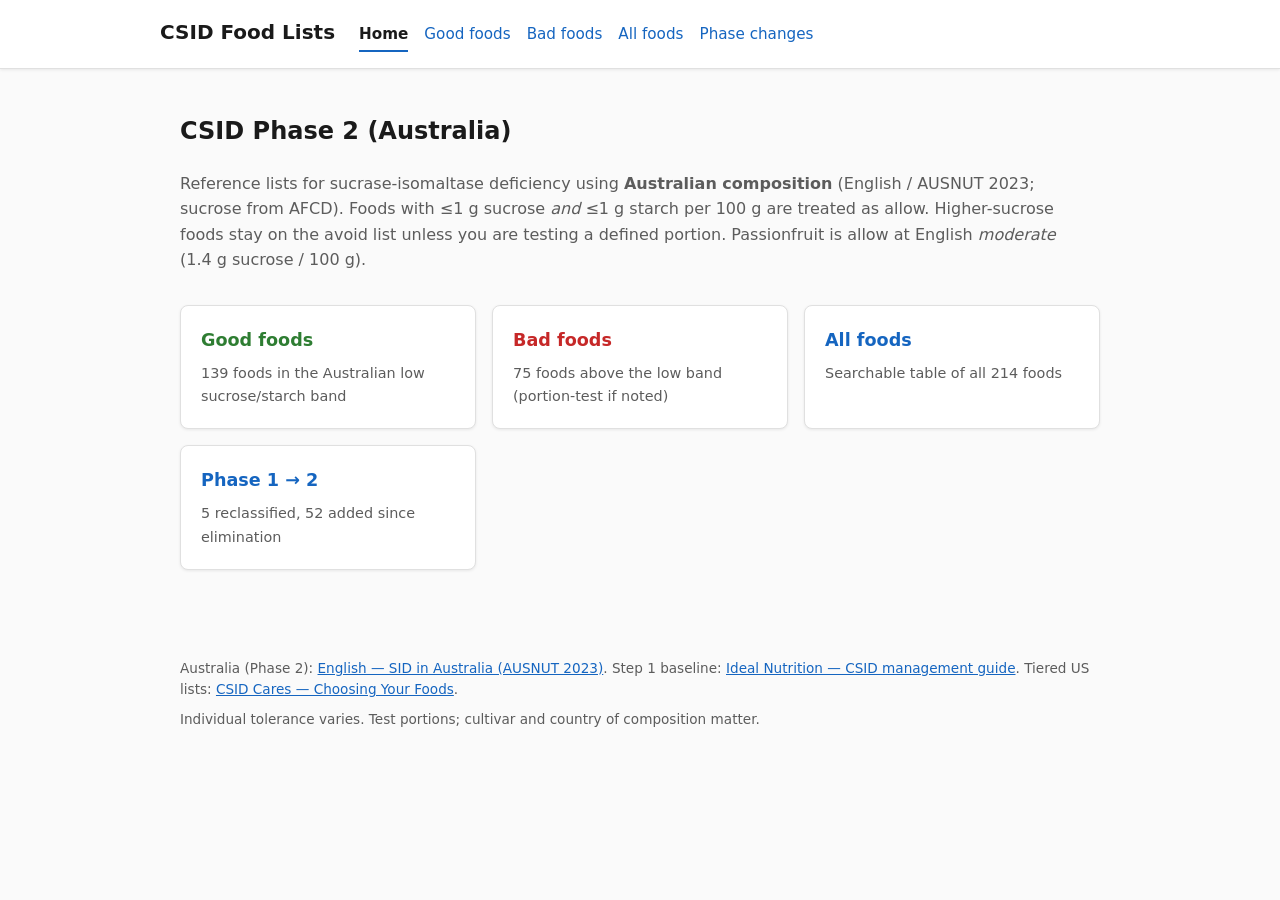
<file: docs/index.html>
<!DOCTYPE html>
<html lang="en">
<head>
  <meta charset="utf-8">
  <meta name="viewport" content="width=device-width, initial-scale=1">
  <title>Home — CSID Food Lists</title>
  <link rel="stylesheet" href="style.css">
</head>
<body>
  <header>
    <div class="wrap">
      <h1><a href="index.html">CSID Food Lists</a></h1>
      <nav>
        <a href="index.html" aria-current="page">Home</a>
        <a href="good.html">Good foods</a>
        <a href="bad.html">Bad foods</a>
        <a href="all-foods.html">All foods</a>
        <a href="changes.html">Phase changes</a>
      </nav>
    </div>
  </header>
  <main>
    <h2>CSID Phase 2 (Australia)</h2>
    <p class="intro">
      Reference lists for sucrase-isomaltase deficiency using
      <strong>Australian composition</strong> (English / AUSNUT 2023; sucrose from AFCD).
      Foods with ≤1&nbsp;g sucrose <em>and</em> ≤1&nbsp;g starch per 100&nbsp;g are treated as allow.
      Higher-sucrose foods stay on the avoid list unless you are testing a defined portion.
      Passionfruit is allow at English <em>moderate</em> (1.4&nbsp;g sucrose / 100&nbsp;g).
    </p>
    <div class="cards">
      <a class="card good" href="good.html">
        <h2>Good foods</h2>
        <p>139 foods in the Australian low sucrose/starch band</p>
      </a>
      <a class="card bad" href="bad.html">
        <h2>Bad foods</h2>
        <p>75 foods above the low band (portion-test if noted)</p>
      </a>
      <a class="card all" href="all-foods.html">
        <h2>All foods</h2>
        <p>Searchable table of all 214 foods</p>
      </a>
      <a class="card all" href="changes.html">
        <h2>Phase 1 → 2</h2>
        <p>5 reclassified, 52 added since elimination</p>
      </a>
    </div>

  </main>
  <footer>
    <p>Australia (Phase 2): <a href="https://www.drcarolynenglish.com/post/what-can-i-eat-with-sucrase-isomaltase-deficiency-in-australia">English — SID in Australia (AUSNUT 2023)</a>.
    Step 1 baseline: <a href="https://www.idealnutrition.com.au/csid-how-to-manage-sucrase-isomaltase-deficiency/">Ideal Nutrition — CSID management guide</a>.
    Tiered US lists: <a href="https://www.csidcares.org/treatment/diet/">CSID Cares — Choosing Your Foods</a>.</p>
    <p>Individual tolerance varies. Test portions; cultivar and country of composition matter.</p>
  </footer>
</body>
</html>
</file>
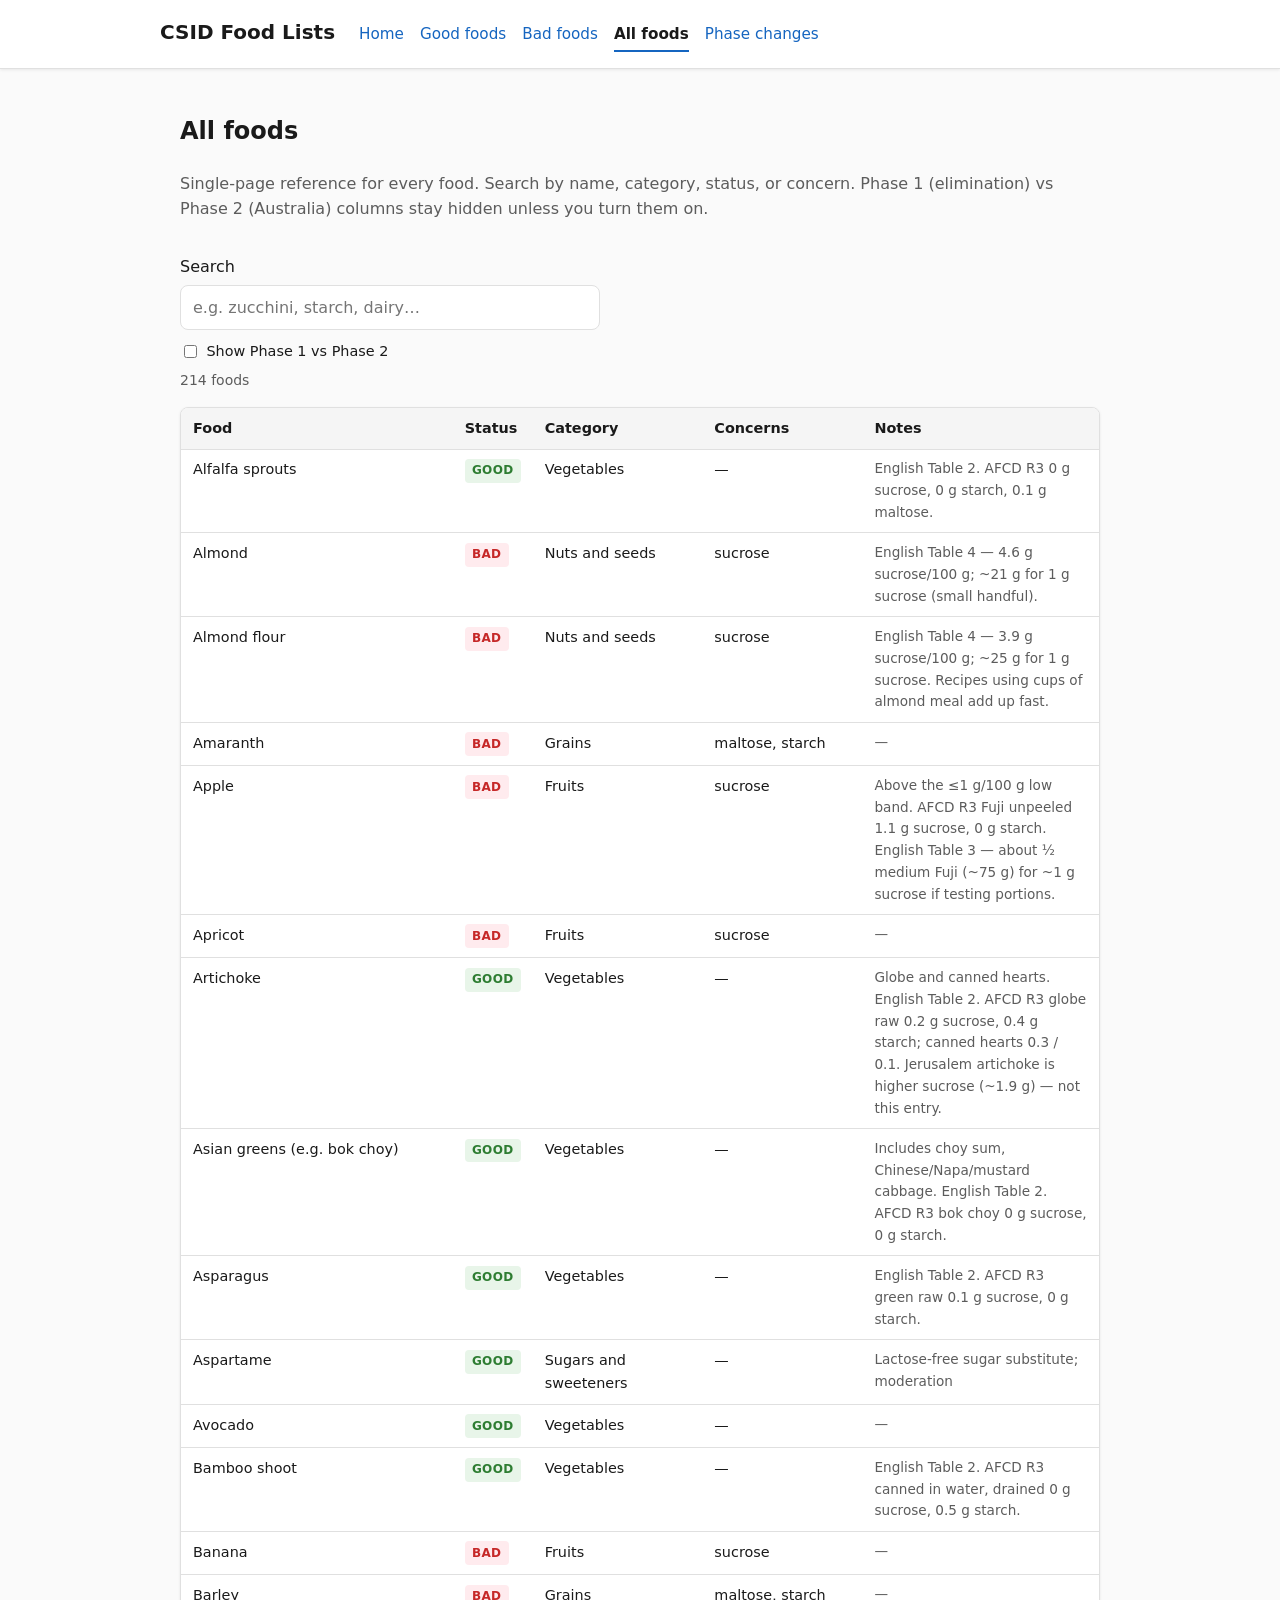
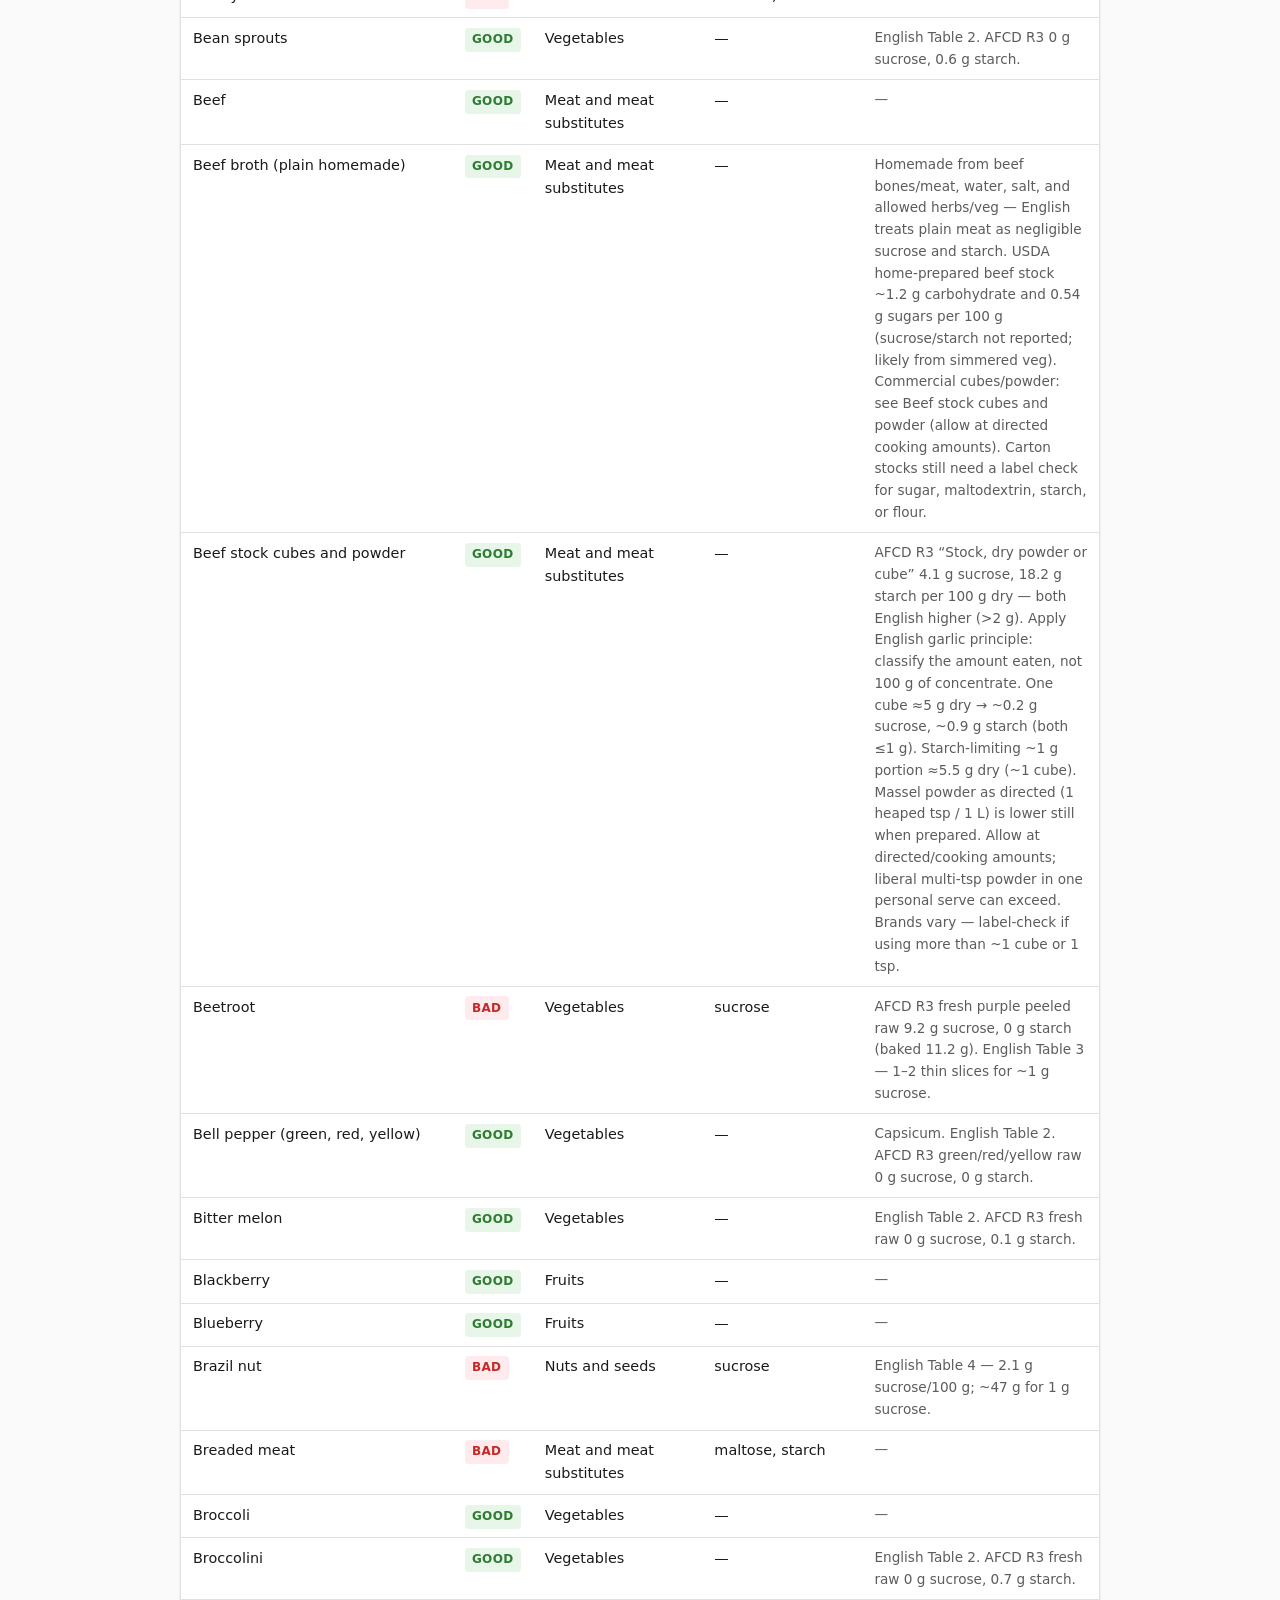
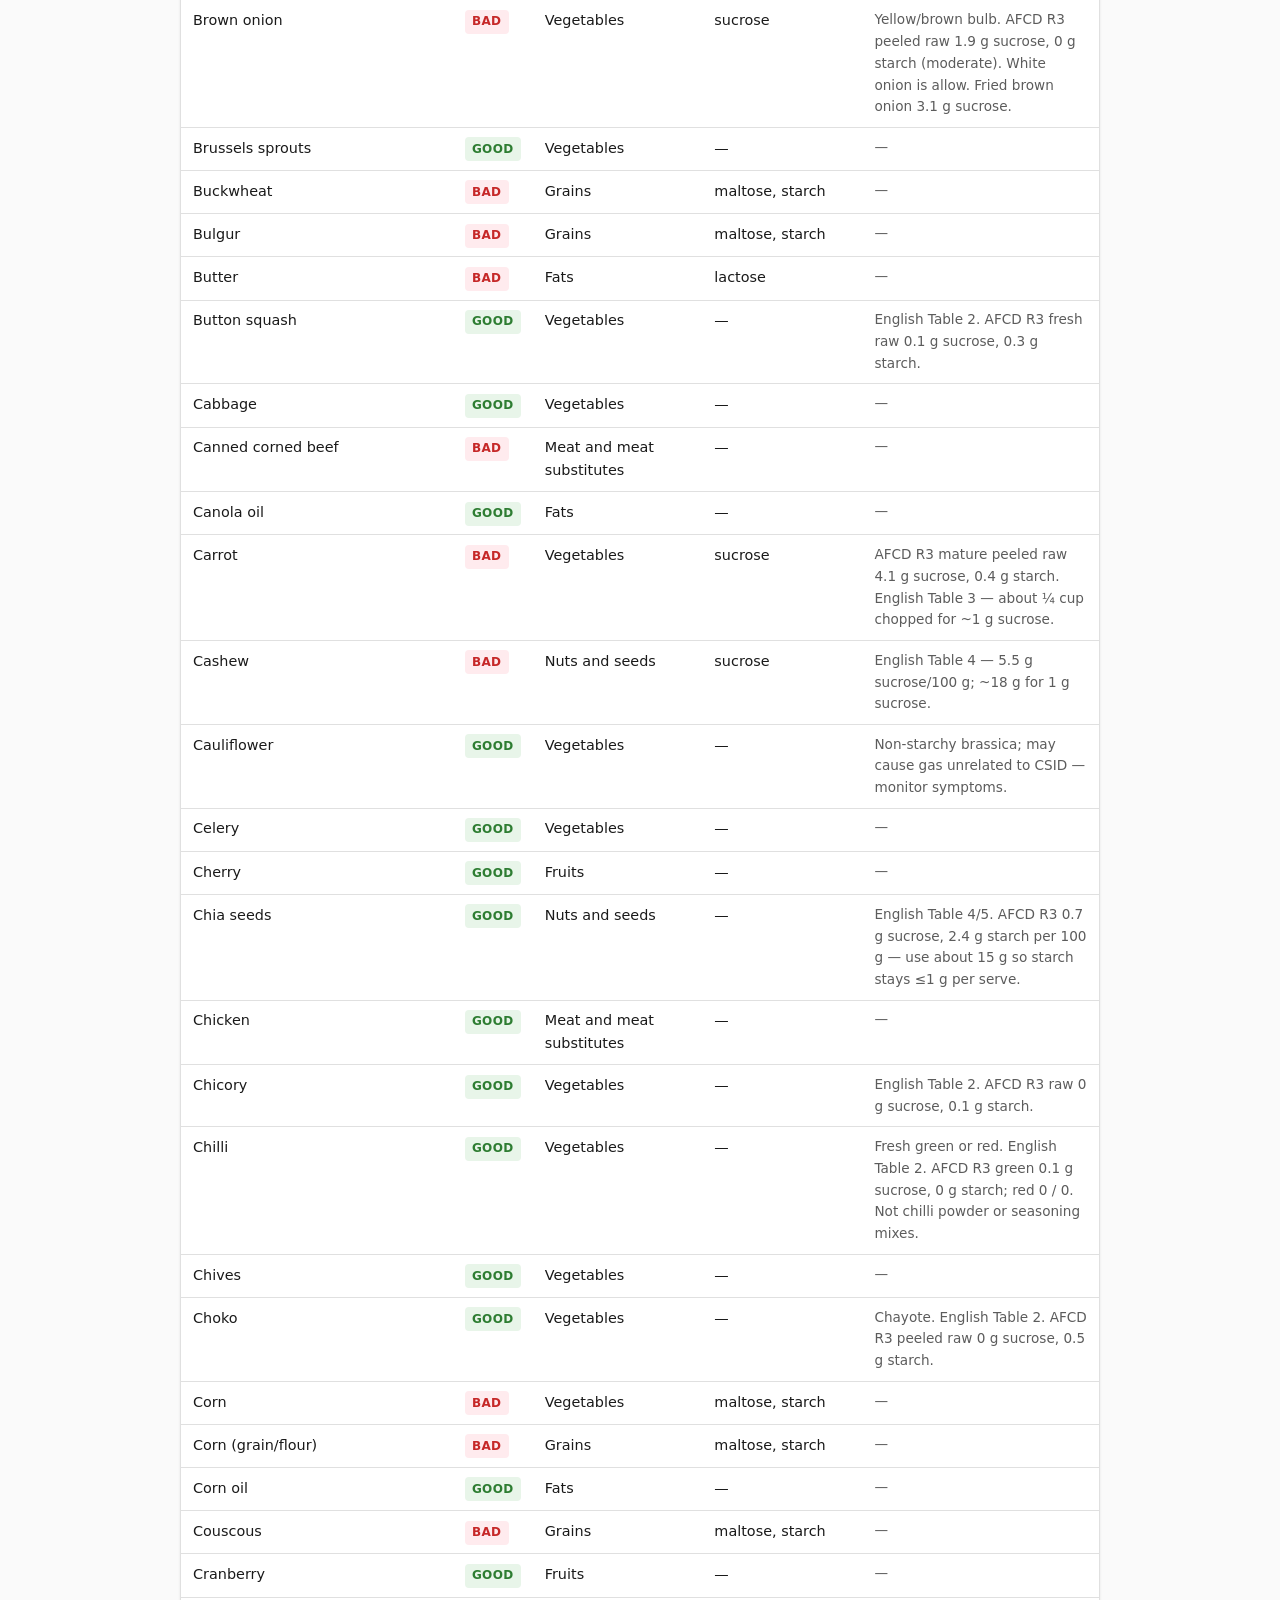
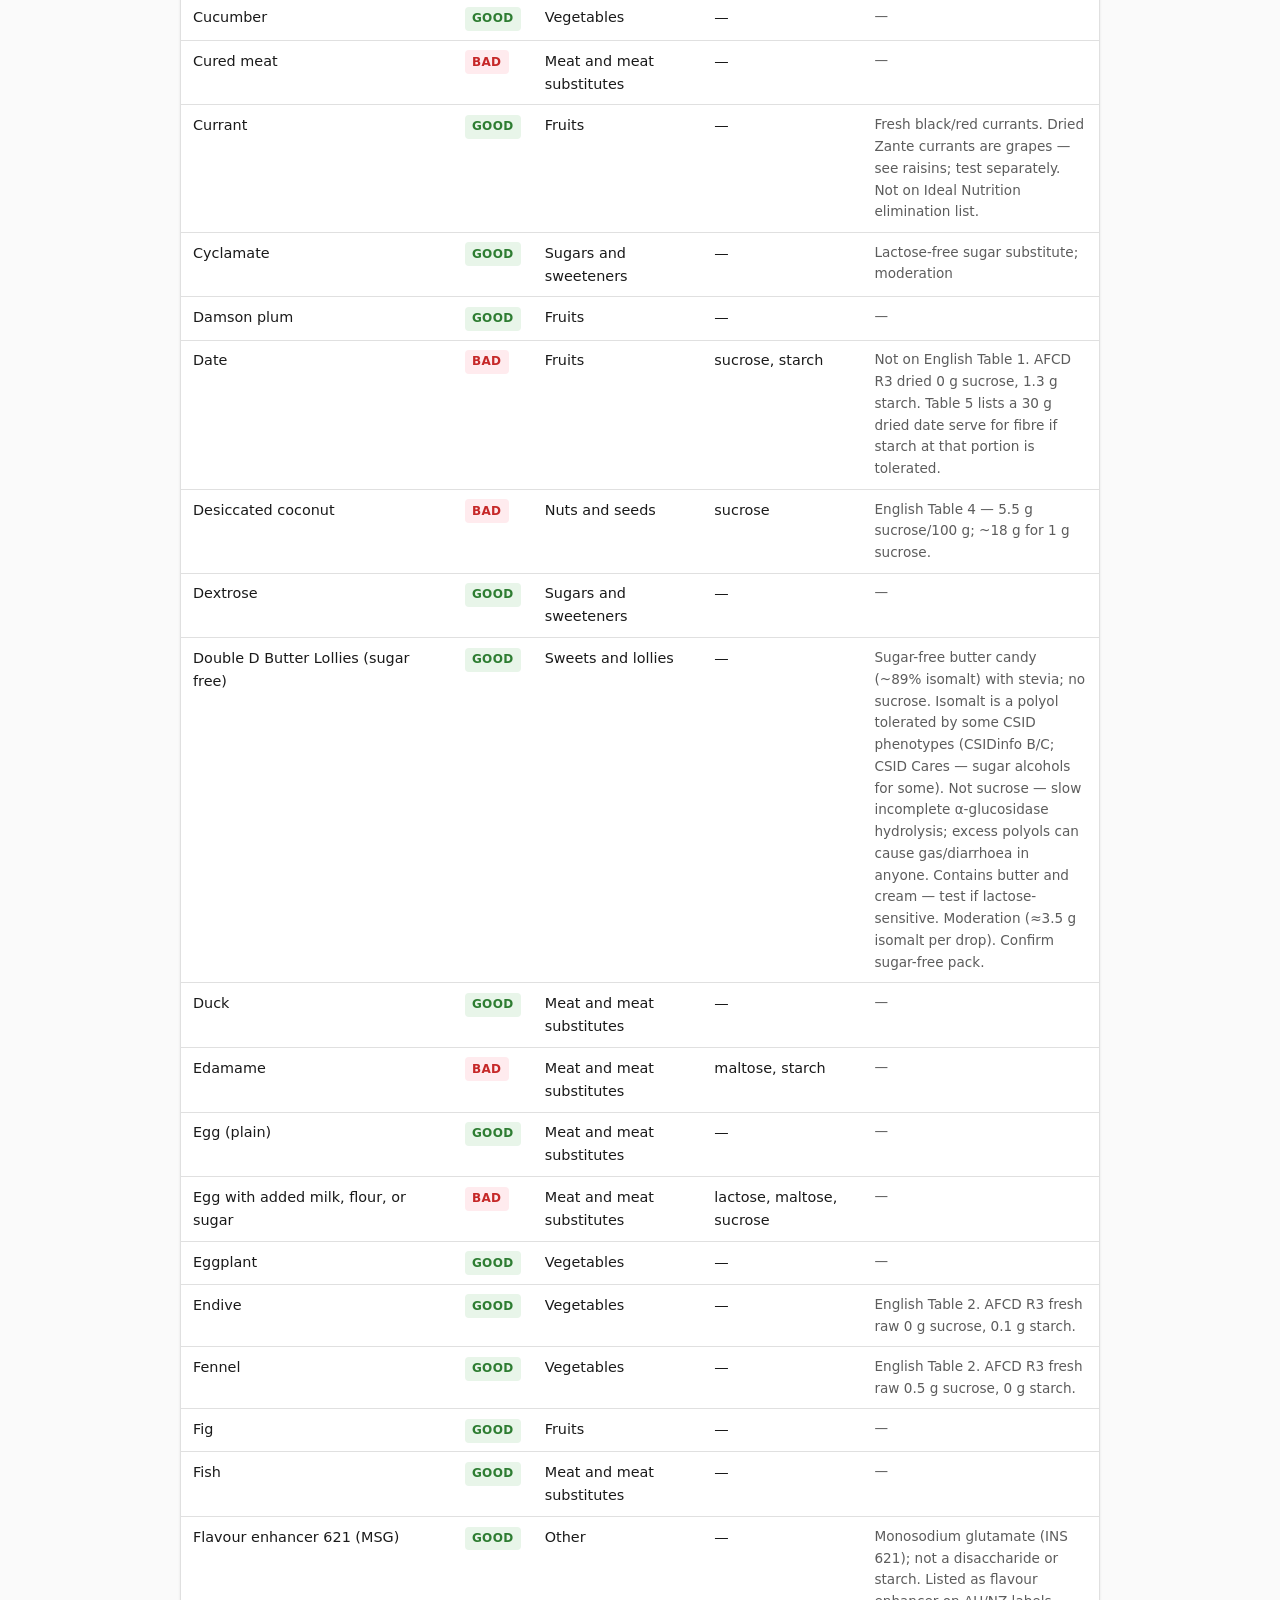
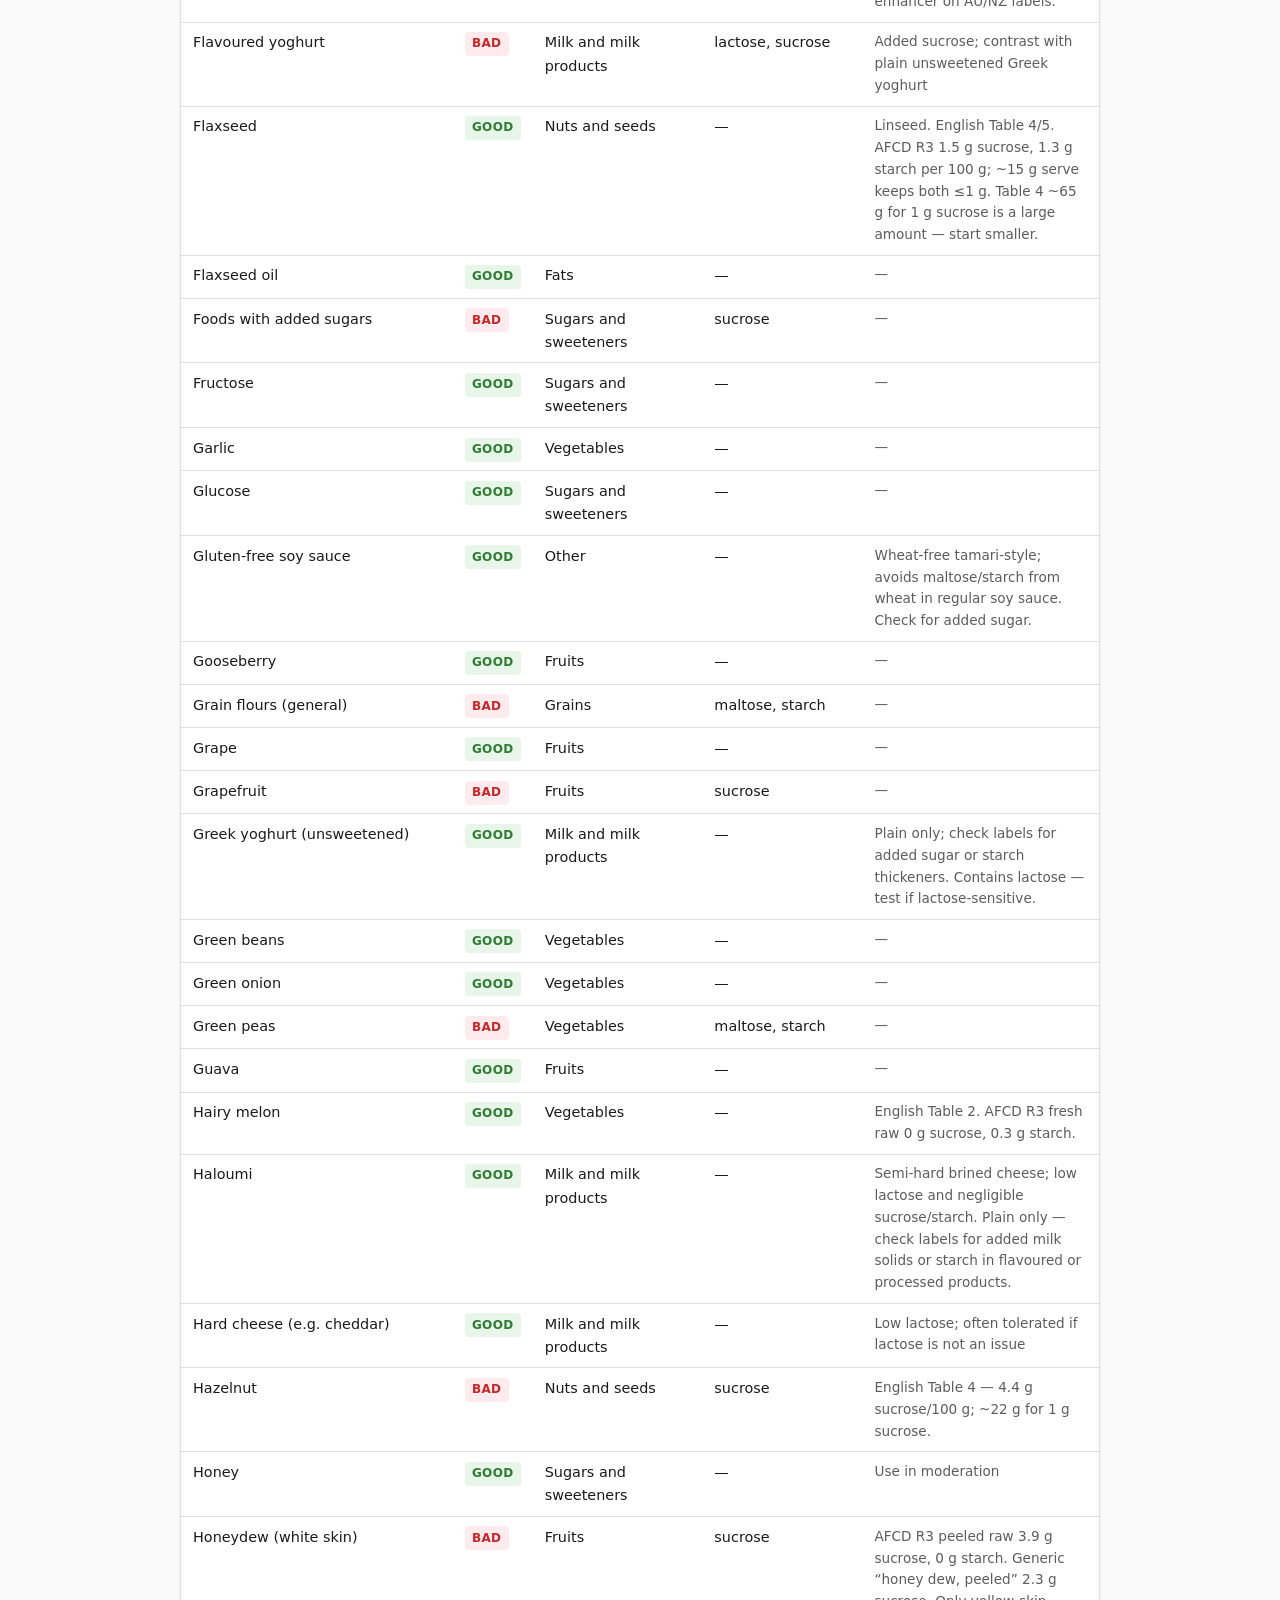
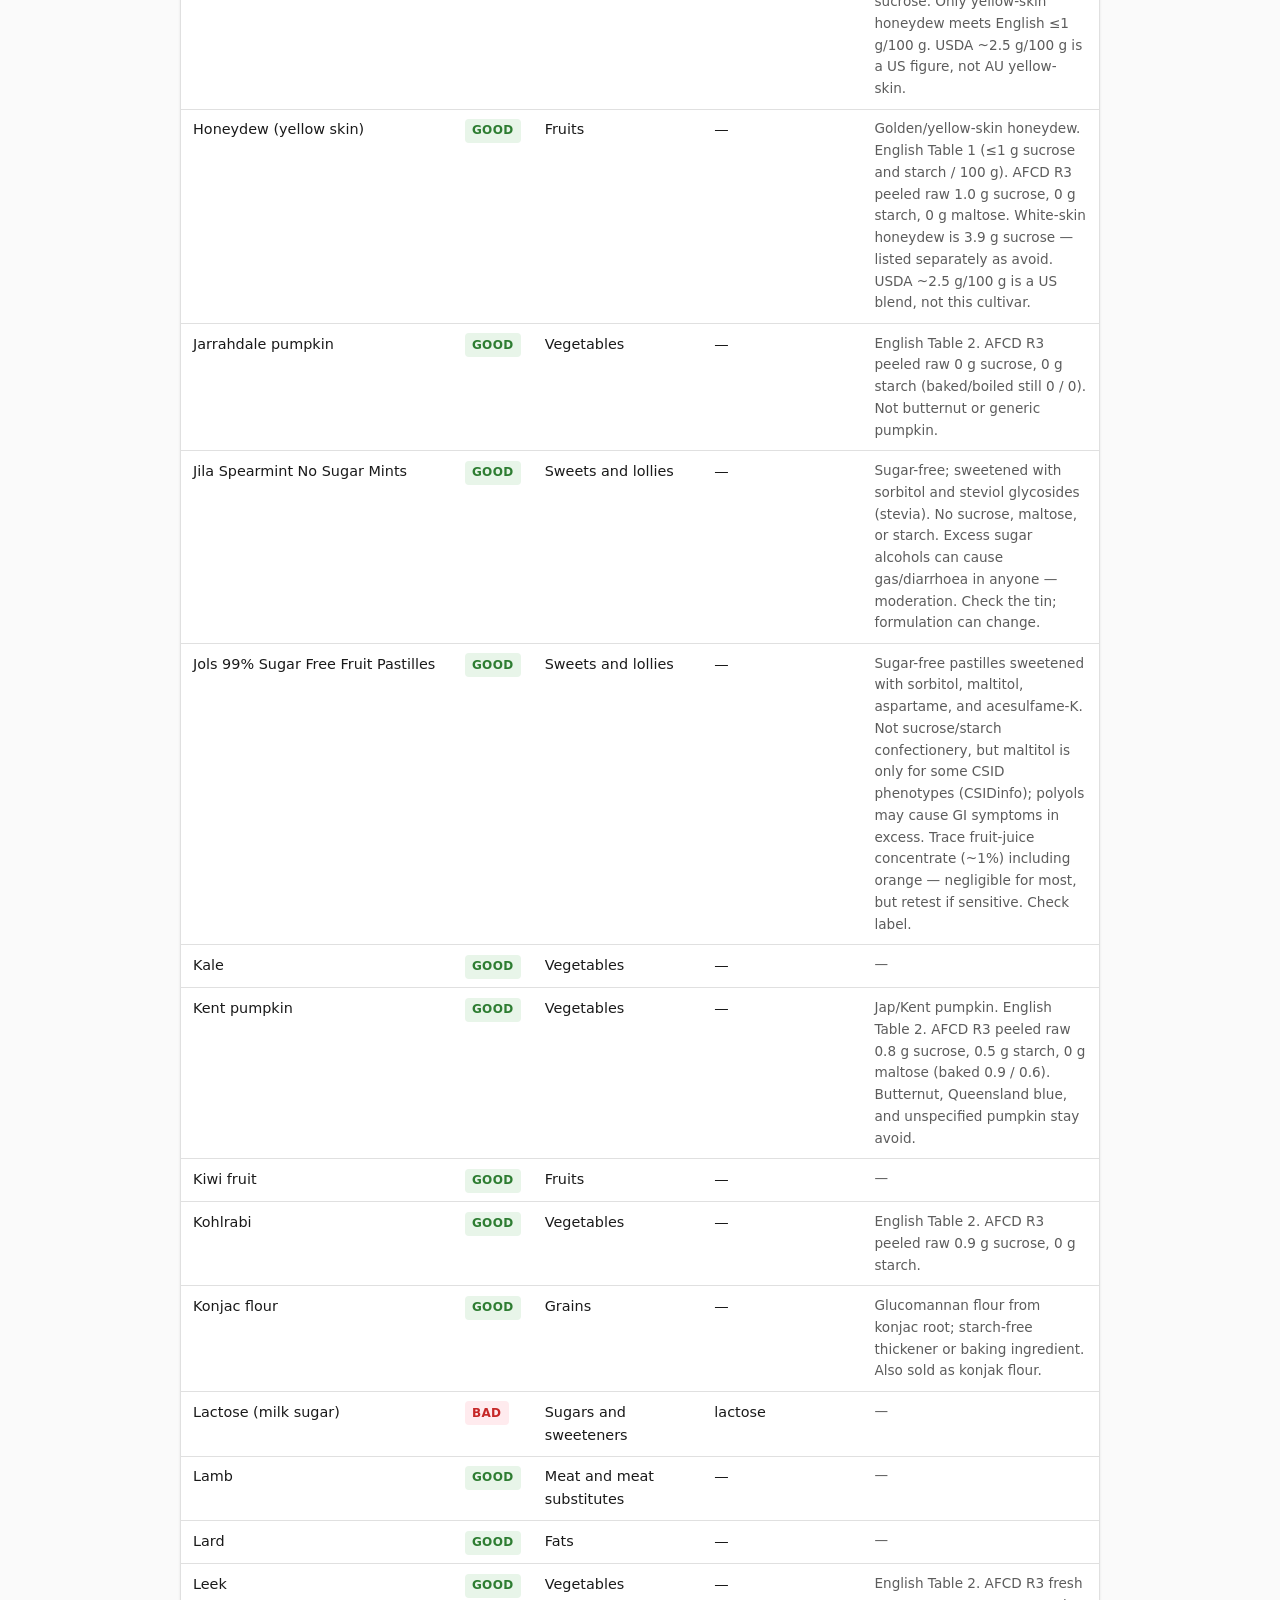
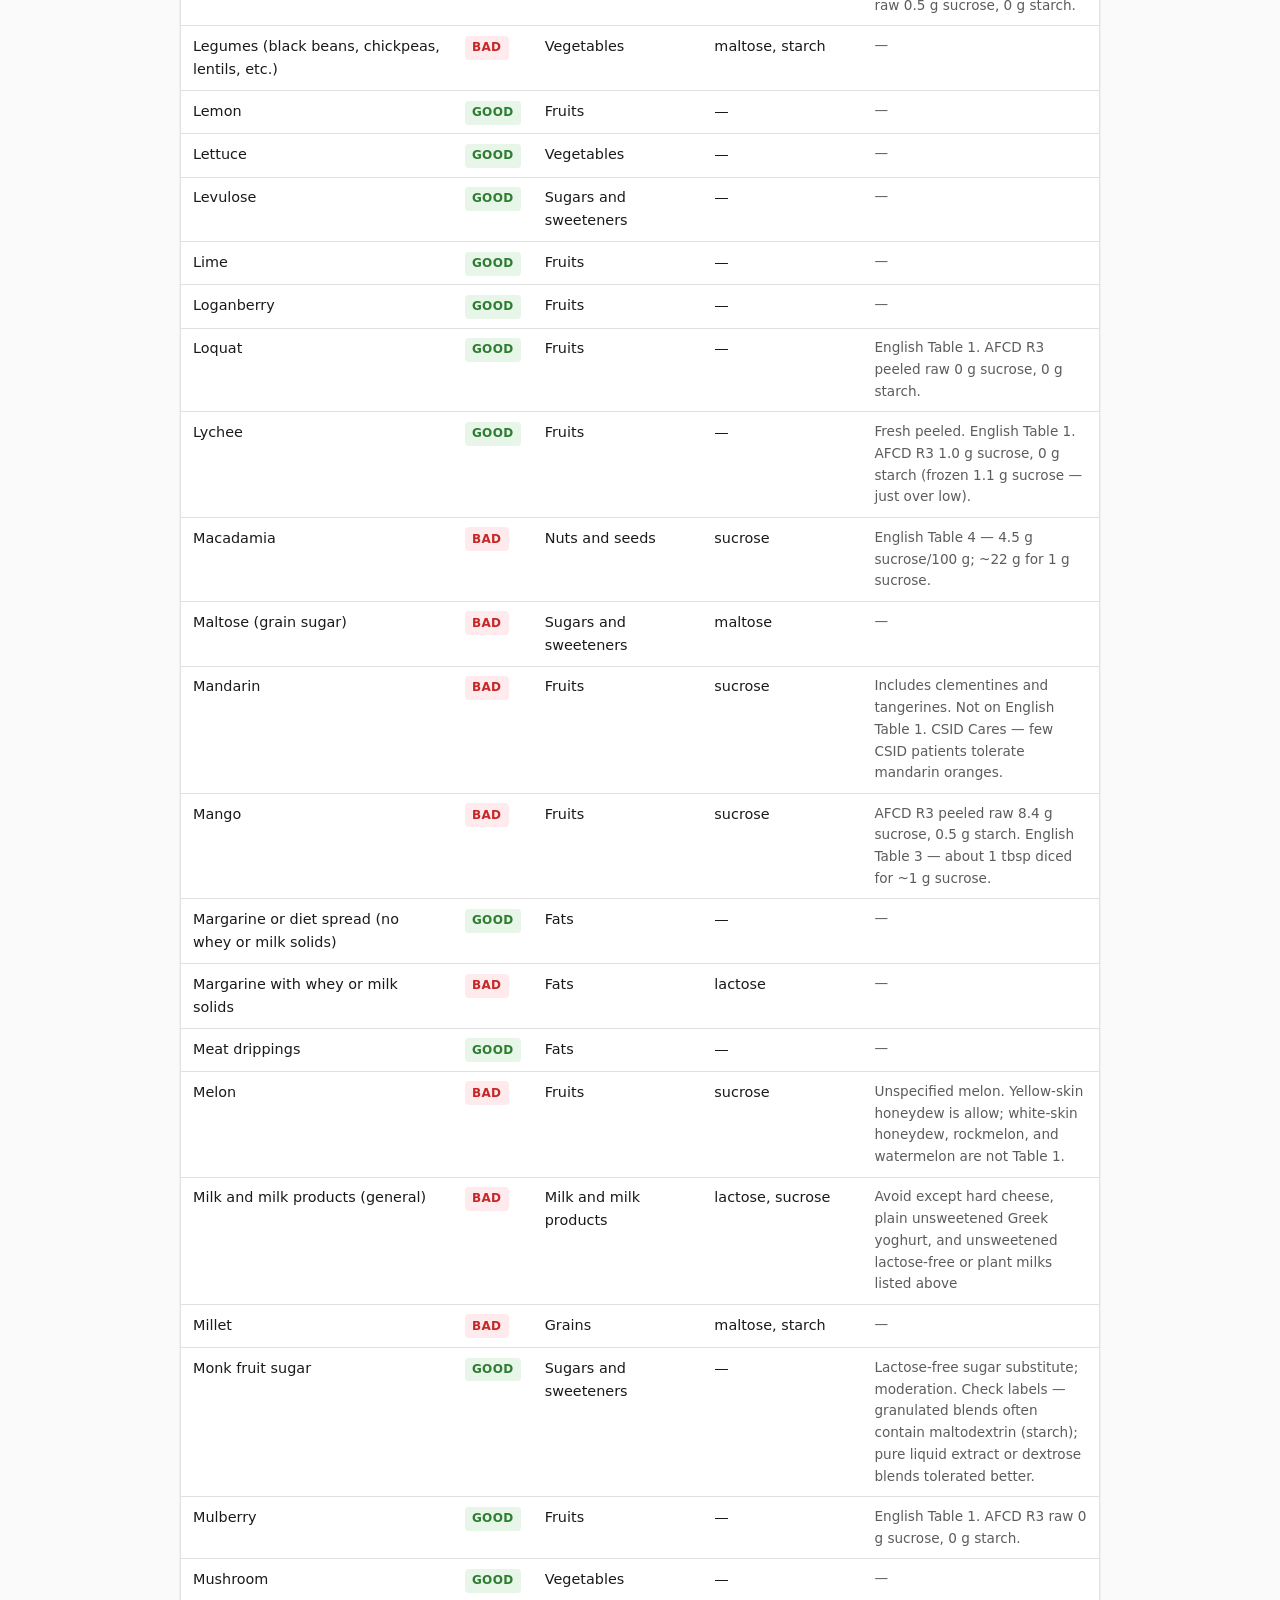
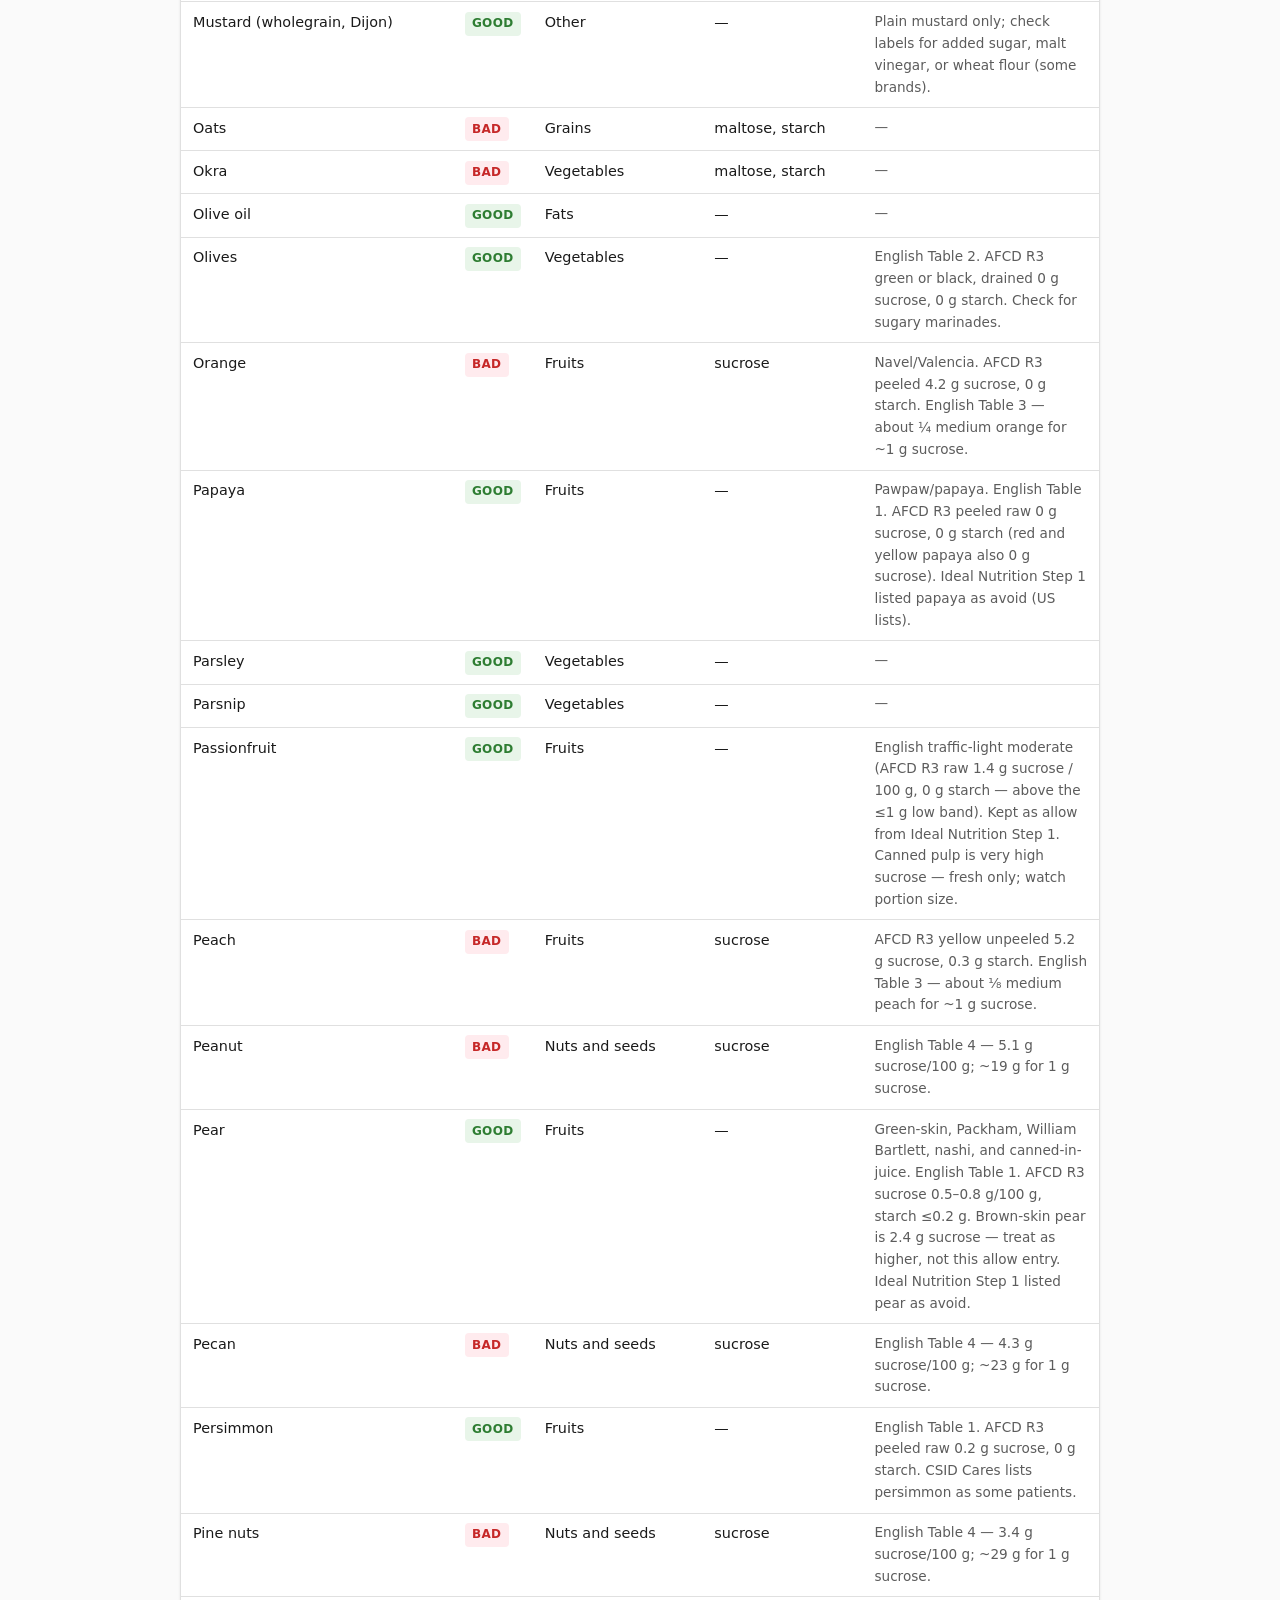
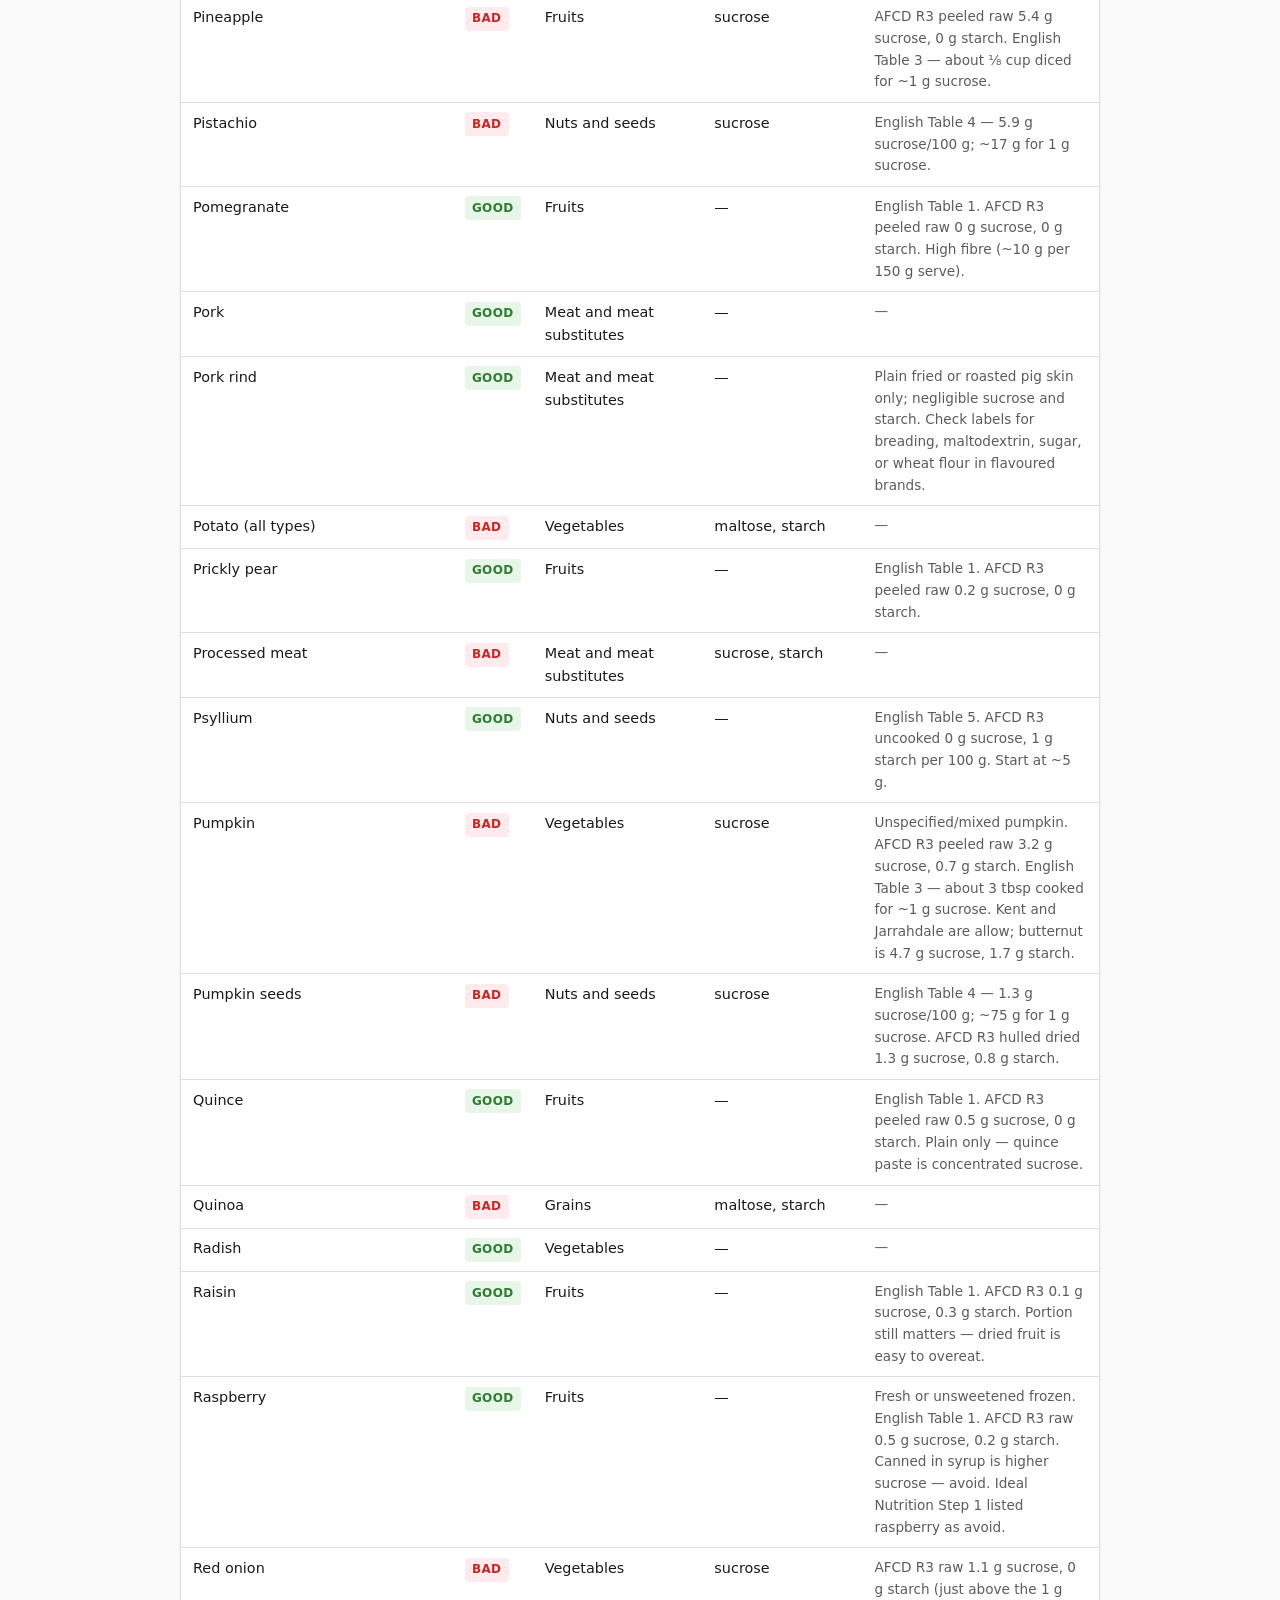
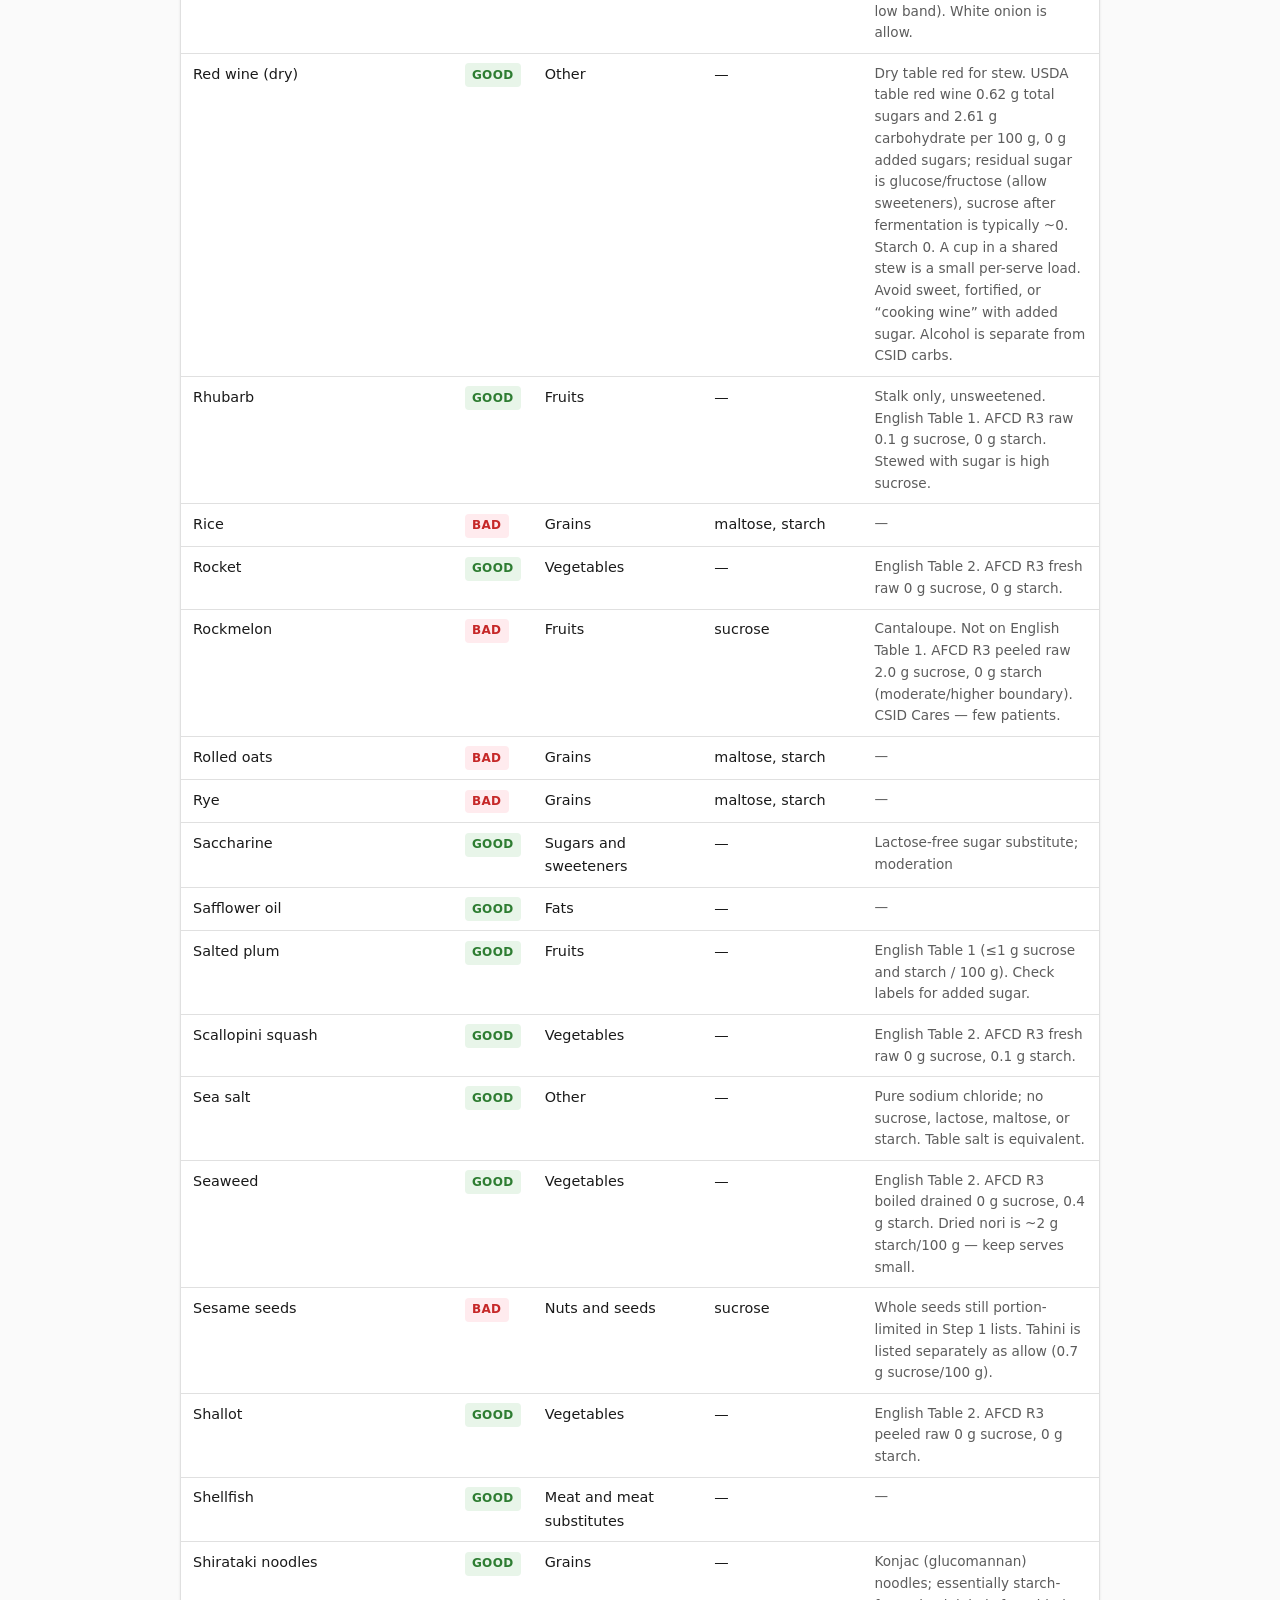
<file: docs/all-foods.html>
<!DOCTYPE html>
<html lang="en">
<head>
  <meta charset="utf-8">
  <meta name="viewport" content="width=device-width, initial-scale=1">
  <title>All foods — CSID Food Lists</title>
  <link rel="stylesheet" href="style.css">
</head>
<body>
  <header>
    <div class="wrap">
      <h1><a href="index.html">CSID Food Lists</a></h1>
      <nav>
        <a href="index.html">Home</a>
        <a href="good.html">Good foods</a>
        <a href="bad.html">Bad foods</a>
        <a href="all-foods.html" aria-current="page">All foods</a>
        <a href="changes.html">Phase changes</a>
      </nav>
    </div>
  </header>
  <main>
    <h2>All foods</h2>
    <p class="intro">
      Single-page reference for every food. Search by name, category, status, or concern.
      Phase 1 (elimination) vs Phase 2 (Australia) columns stay hidden unless you turn them on.
    </p>
    <div class="search-bar">
      <label for="food-search">Search</label>
      <input type="search" id="food-search" placeholder="e.g. zucchini, starch, dairy…" autocomplete="off">
      <p class="toggle-row">
        <label>
          <input type="checkbox" id="show-phases">
          Show Phase 1 vs Phase 2
        </label>
      </p>
      <p class="search-meta" id="search-count">214 foods</p>
    </div>
    <div class="table-wrap">
      <table id="foods-table">
        <thead>
          <tr>
            <th>Food</th>
            <th class="col-status">Status</th>
            <th class="phase-col">Phase 1</th>
            <th class="phase-col">Phase 2</th>
            <th>Category</th>
            <th>Concerns</th>
            <th>Notes</th>
          </tr>
        </thead>
        <tbody>
        <tr data-status="good" data-phase1="none" data-change="added">
          <td>Alfalfa sprouts</td>
          <td class="col-status"><span class="badge good">Good</span></td>
          <td class="phase-col">—</td>
          <td class="phase-col"><span class="badge good">Good</span></td>
          <td>Vegetables</td>
          <td>—</td>
          <td class="notes">English Table 2. AFCD R3 0 g sucrose, 0 g starch, 0.1 g maltose.</td>
        </tr>
        <tr data-status="bad" data-phase1="bad" data-change="">
          <td>Almond</td>
          <td class="col-status"><span class="badge bad">Bad</span></td>
          <td class="phase-col"><span class="badge bad">Bad</span></td>
          <td class="phase-col"><span class="badge bad">Bad</span></td>
          <td>Nuts and seeds</td>
          <td>sucrose</td>
          <td class="notes">English Table 4 — 4.6 g sucrose/100 g; ~21 g for 1 g sucrose (small handful).</td>
        </tr>
        <tr data-status="bad" data-phase1="bad" data-change="">
          <td>Almond flour</td>
          <td class="col-status"><span class="badge bad">Bad</span></td>
          <td class="phase-col"><span class="badge bad">Bad</span></td>
          <td class="phase-col"><span class="badge bad">Bad</span></td>
          <td>Nuts and seeds</td>
          <td>sucrose</td>
          <td class="notes">English Table 4 — 3.9 g sucrose/100 g; ~25 g for 1 g sucrose. Recipes using cups of almond meal add up fast.</td>
        </tr>
        <tr data-status="bad" data-phase1="bad" data-change="">
          <td>Amaranth</td>
          <td class="col-status"><span class="badge bad">Bad</span></td>
          <td class="phase-col"><span class="badge bad">Bad</span></td>
          <td class="phase-col"><span class="badge bad">Bad</span></td>
          <td>Grains</td>
          <td>maltose, starch</td>
          <td class="notes">—</td>
        </tr>
        <tr data-status="bad" data-phase1="bad" data-change="">
          <td>Apple</td>
          <td class="col-status"><span class="badge bad">Bad</span></td>
          <td class="phase-col"><span class="badge bad">Bad</span></td>
          <td class="phase-col"><span class="badge bad">Bad</span></td>
          <td>Fruits</td>
          <td>sucrose</td>
          <td class="notes">Above the ≤1 g/100 g low band. AFCD R3 Fuji unpeeled 1.1 g sucrose, 0 g starch. English Table 3 — about ½ medium Fuji (~75 g) for ~1 g sucrose if testing portions.</td>
        </tr>
        <tr data-status="bad" data-phase1="bad" data-change="">
          <td>Apricot</td>
          <td class="col-status"><span class="badge bad">Bad</span></td>
          <td class="phase-col"><span class="badge bad">Bad</span></td>
          <td class="phase-col"><span class="badge bad">Bad</span></td>
          <td>Fruits</td>
          <td>sucrose</td>
          <td class="notes">—</td>
        </tr>
        <tr data-status="good" data-phase1="none" data-change="added">
          <td>Artichoke</td>
          <td class="col-status"><span class="badge good">Good</span></td>
          <td class="phase-col">—</td>
          <td class="phase-col"><span class="badge good">Good</span></td>
          <td>Vegetables</td>
          <td>—</td>
          <td class="notes">Globe and canned hearts. English Table 2. AFCD R3 globe raw 0.2 g sucrose, 0.4 g starch; canned hearts 0.3 / 0.1. Jerusalem artichoke is higher sucrose (~1.9 g) — not this entry.</td>
        </tr>
        <tr data-status="good" data-phase1="good" data-change="">
          <td>Asian greens (e.g. bok choy)</td>
          <td class="col-status"><span class="badge good">Good</span></td>
          <td class="phase-col"><span class="badge good">Good</span></td>
          <td class="phase-col"><span class="badge good">Good</span></td>
          <td>Vegetables</td>
          <td>—</td>
          <td class="notes">Includes choy sum, Chinese/Napa/mustard cabbage. English Table 2. AFCD R3 bok choy 0 g sucrose, 0 g starch.</td>
        </tr>
        <tr data-status="good" data-phase1="none" data-change="added">
          <td>Asparagus</td>
          <td class="col-status"><span class="badge good">Good</span></td>
          <td class="phase-col">—</td>
          <td class="phase-col"><span class="badge good">Good</span></td>
          <td>Vegetables</td>
          <td>—</td>
          <td class="notes">English Table 2. AFCD R3 green raw 0.1 g sucrose, 0 g starch.</td>
        </tr>
        <tr data-status="good" data-phase1="good" data-change="">
          <td>Aspartame</td>
          <td class="col-status"><span class="badge good">Good</span></td>
          <td class="phase-col"><span class="badge good">Good</span></td>
          <td class="phase-col"><span class="badge good">Good</span></td>
          <td>Sugars and sweeteners</td>
          <td>—</td>
          <td class="notes">Lactose-free sugar substitute; moderation</td>
        </tr>
        <tr data-status="good" data-phase1="good" data-change="">
          <td>Avocado</td>
          <td class="col-status"><span class="badge good">Good</span></td>
          <td class="phase-col"><span class="badge good">Good</span></td>
          <td class="phase-col"><span class="badge good">Good</span></td>
          <td>Vegetables</td>
          <td>—</td>
          <td class="notes">—</td>
        </tr>
        <tr data-status="good" data-phase1="none" data-change="added">
          <td>Bamboo shoot</td>
          <td class="col-status"><span class="badge good">Good</span></td>
          <td class="phase-col">—</td>
          <td class="phase-col"><span class="badge good">Good</span></td>
          <td>Vegetables</td>
          <td>—</td>
          <td class="notes">English Table 2. AFCD R3 canned in water, drained 0 g sucrose, 0.5 g starch.</td>
        </tr>
        <tr data-status="bad" data-phase1="bad" data-change="">
          <td>Banana</td>
          <td class="col-status"><span class="badge bad">Bad</span></td>
          <td class="phase-col"><span class="badge bad">Bad</span></td>
          <td class="phase-col"><span class="badge bad">Bad</span></td>
          <td>Fruits</td>
          <td>sucrose</td>
          <td class="notes">—</td>
        </tr>
        <tr data-status="bad" data-phase1="bad" data-change="">
          <td>Barley</td>
          <td class="col-status"><span class="badge bad">Bad</span></td>
          <td class="phase-col"><span class="badge bad">Bad</span></td>
          <td class="phase-col"><span class="badge bad">Bad</span></td>
          <td>Grains</td>
          <td>maltose, starch</td>
          <td class="notes">—</td>
        </tr>
        <tr data-status="good" data-phase1="none" data-change="added">
          <td>Bean sprouts</td>
          <td class="col-status"><span class="badge good">Good</span></td>
          <td class="phase-col">—</td>
          <td class="phase-col"><span class="badge good">Good</span></td>
          <td>Vegetables</td>
          <td>—</td>
          <td class="notes">English Table 2. AFCD R3 0 g sucrose, 0.6 g starch.</td>
        </tr>
        <tr data-status="good" data-phase1="good" data-change="">
          <td>Beef</td>
          <td class="col-status"><span class="badge good">Good</span></td>
          <td class="phase-col"><span class="badge good">Good</span></td>
          <td class="phase-col"><span class="badge good">Good</span></td>
          <td>Meat and meat substitutes</td>
          <td>—</td>
          <td class="notes">—</td>
        </tr>
        <tr data-status="good" data-phase1="none" data-change="added">
          <td>Beef broth (plain homemade)</td>
          <td class="col-status"><span class="badge good">Good</span></td>
          <td class="phase-col">—</td>
          <td class="phase-col"><span class="badge good">Good</span></td>
          <td>Meat and meat substitutes</td>
          <td>—</td>
          <td class="notes">Homemade from beef bones/meat, water, salt, and allowed herbs/veg — English treats plain meat as negligible sucrose and starch. USDA home-prepared beef stock ~1.2 g carbohydrate and 0.54 g sugars per 100 g (sucrose/starch not reported; likely from simmered veg). Commercial cubes/powder: see Beef stock cubes and powder (allow at directed cooking amounts). Carton stocks still need a label check for sugar, maltodextrin, starch, or flour.</td>
        </tr>
        <tr data-status="good" data-phase1="none" data-change="added">
          <td>Beef stock cubes and powder</td>
          <td class="col-status"><span class="badge good">Good</span></td>
          <td class="phase-col">—</td>
          <td class="phase-col"><span class="badge good">Good</span></td>
          <td>Meat and meat substitutes</td>
          <td>—</td>
          <td class="notes">AFCD R3 “Stock, dry powder or cube” 4.1 g sucrose, 18.2 g starch per 100 g dry — both English higher (&gt;2 g). Apply English garlic principle: classify the amount eaten, not 100 g of concentrate. One cube ≈5 g dry → ~0.2 g sucrose, ~0.9 g starch (both ≤1 g). Starch-limiting ~1 g portion ≈5.5 g dry (~1 cube). Massel powder as directed (1 heaped tsp / 1 L) is lower still when prepared. Allow at directed/cooking amounts; liberal multi-tsp powder in one personal serve can exceed. Brands vary — label-check if using more than ~1 cube or 1 tsp.</td>
        </tr>
        <tr data-status="bad" data-phase1="bad" data-change="">
          <td>Beetroot</td>
          <td class="col-status"><span class="badge bad">Bad</span></td>
          <td class="phase-col"><span class="badge bad">Bad</span></td>
          <td class="phase-col"><span class="badge bad">Bad</span></td>
          <td>Vegetables</td>
          <td>sucrose</td>
          <td class="notes">AFCD R3 fresh purple peeled raw 9.2 g sucrose, 0 g starch (baked 11.2 g). English Table 3 — 1–2 thin slices for ~1 g sucrose.</td>
        </tr>
        <tr data-status="good" data-phase1="good" data-change="">
          <td>Bell pepper (green, red, yellow)</td>
          <td class="col-status"><span class="badge good">Good</span></td>
          <td class="phase-col"><span class="badge good">Good</span></td>
          <td class="phase-col"><span class="badge good">Good</span></td>
          <td>Vegetables</td>
          <td>—</td>
          <td class="notes">Capsicum. English Table 2. AFCD R3 green/red/yellow raw 0 g sucrose, 0 g starch.</td>
        </tr>
        <tr data-status="good" data-phase1="none" data-change="added">
          <td>Bitter melon</td>
          <td class="col-status"><span class="badge good">Good</span></td>
          <td class="phase-col">—</td>
          <td class="phase-col"><span class="badge good">Good</span></td>
          <td>Vegetables</td>
          <td>—</td>
          <td class="notes">English Table 2. AFCD R3 fresh raw 0 g sucrose, 0.1 g starch.</td>
        </tr>
        <tr data-status="good" data-phase1="good" data-change="">
          <td>Blackberry</td>
          <td class="col-status"><span class="badge good">Good</span></td>
          <td class="phase-col"><span class="badge good">Good</span></td>
          <td class="phase-col"><span class="badge good">Good</span></td>
          <td>Fruits</td>
          <td>—</td>
          <td class="notes">—</td>
        </tr>
        <tr data-status="good" data-phase1="good" data-change="">
          <td>Blueberry</td>
          <td class="col-status"><span class="badge good">Good</span></td>
          <td class="phase-col"><span class="badge good">Good</span></td>
          <td class="phase-col"><span class="badge good">Good</span></td>
          <td>Fruits</td>
          <td>—</td>
          <td class="notes">—</td>
        </tr>
        <tr data-status="bad" data-phase1="bad" data-change="">
          <td>Brazil nut</td>
          <td class="col-status"><span class="badge bad">Bad</span></td>
          <td class="phase-col"><span class="badge bad">Bad</span></td>
          <td class="phase-col"><span class="badge bad">Bad</span></td>
          <td>Nuts and seeds</td>
          <td>sucrose</td>
          <td class="notes">English Table 4 — 2.1 g sucrose/100 g; ~47 g for 1 g sucrose.</td>
        </tr>
        <tr data-status="bad" data-phase1="bad" data-change="">
          <td>Breaded meat</td>
          <td class="col-status"><span class="badge bad">Bad</span></td>
          <td class="phase-col"><span class="badge bad">Bad</span></td>
          <td class="phase-col"><span class="badge bad">Bad</span></td>
          <td>Meat and meat substitutes</td>
          <td>maltose, starch</td>
          <td class="notes">—</td>
        </tr>
        <tr data-status="good" data-phase1="good" data-change="">
          <td>Broccoli</td>
          <td class="col-status"><span class="badge good">Good</span></td>
          <td class="phase-col"><span class="badge good">Good</span></td>
          <td class="phase-col"><span class="badge good">Good</span></td>
          <td>Vegetables</td>
          <td>—</td>
          <td class="notes">—</td>
        </tr>
        <tr data-status="good" data-phase1="none" data-change="added">
          <td>Broccolini</td>
          <td class="col-status"><span class="badge good">Good</span></td>
          <td class="phase-col">—</td>
          <td class="phase-col"><span class="badge good">Good</span></td>
          <td>Vegetables</td>
          <td>—</td>
          <td class="notes">English Table 2. AFCD R3 fresh raw 0 g sucrose, 0.7 g starch.</td>
        </tr>
        <tr data-status="bad" data-phase1="bad" data-change="">
          <td>Brown onion</td>
          <td class="col-status"><span class="badge bad">Bad</span></td>
          <td class="phase-col"><span class="badge bad">Bad</span></td>
          <td class="phase-col"><span class="badge bad">Bad</span></td>
          <td>Vegetables</td>
          <td>sucrose</td>
          <td class="notes">Yellow/brown bulb. AFCD R3 peeled raw 1.9 g sucrose, 0 g starch (moderate). White onion is allow. Fried brown onion 3.1 g sucrose.</td>
        </tr>
        <tr data-status="good" data-phase1="good" data-change="">
          <td>Brussels sprouts</td>
          <td class="col-status"><span class="badge good">Good</span></td>
          <td class="phase-col"><span class="badge good">Good</span></td>
          <td class="phase-col"><span class="badge good">Good</span></td>
          <td>Vegetables</td>
          <td>—</td>
          <td class="notes">—</td>
        </tr>
        <tr data-status="bad" data-phase1="bad" data-change="">
          <td>Buckwheat</td>
          <td class="col-status"><span class="badge bad">Bad</span></td>
          <td class="phase-col"><span class="badge bad">Bad</span></td>
          <td class="phase-col"><span class="badge bad">Bad</span></td>
          <td>Grains</td>
          <td>maltose, starch</td>
          <td class="notes">—</td>
        </tr>
        <tr data-status="bad" data-phase1="bad" data-change="">
          <td>Bulgur</td>
          <td class="col-status"><span class="badge bad">Bad</span></td>
          <td class="phase-col"><span class="badge bad">Bad</span></td>
          <td class="phase-col"><span class="badge bad">Bad</span></td>
          <td>Grains</td>
          <td>maltose, starch</td>
          <td class="notes">—</td>
        </tr>
        <tr data-status="bad" data-phase1="bad" data-change="">
          <td>Butter</td>
          <td class="col-status"><span class="badge bad">Bad</span></td>
          <td class="phase-col"><span class="badge bad">Bad</span></td>
          <td class="phase-col"><span class="badge bad">Bad</span></td>
          <td>Fats</td>
          <td>lactose</td>
          <td class="notes">—</td>
        </tr>
        <tr data-status="good" data-phase1="none" data-change="added">
          <td>Button squash</td>
          <td class="col-status"><span class="badge good">Good</span></td>
          <td class="phase-col">—</td>
          <td class="phase-col"><span class="badge good">Good</span></td>
          <td>Vegetables</td>
          <td>—</td>
          <td class="notes">English Table 2. AFCD R3 fresh raw 0.1 g sucrose, 0.3 g starch.</td>
        </tr>
        <tr data-status="good" data-phase1="good" data-change="">
          <td>Cabbage</td>
          <td class="col-status"><span class="badge good">Good</span></td>
          <td class="phase-col"><span class="badge good">Good</span></td>
          <td class="phase-col"><span class="badge good">Good</span></td>
          <td>Vegetables</td>
          <td>—</td>
          <td class="notes">—</td>
        </tr>
        <tr data-status="bad" data-phase1="bad" data-change="">
          <td>Canned corned beef</td>
          <td class="col-status"><span class="badge bad">Bad</span></td>
          <td class="phase-col"><span class="badge bad">Bad</span></td>
          <td class="phase-col"><span class="badge bad">Bad</span></td>
          <td>Meat and meat substitutes</td>
          <td>—</td>
          <td class="notes">—</td>
        </tr>
        <tr data-status="good" data-phase1="good" data-change="">
          <td>Canola oil</td>
          <td class="col-status"><span class="badge good">Good</span></td>
          <td class="phase-col"><span class="badge good">Good</span></td>
          <td class="phase-col"><span class="badge good">Good</span></td>
          <td>Fats</td>
          <td>—</td>
          <td class="notes">—</td>
        </tr>
        <tr data-status="bad" data-phase1="bad" data-change="">
          <td>Carrot</td>
          <td class="col-status"><span class="badge bad">Bad</span></td>
          <td class="phase-col"><span class="badge bad">Bad</span></td>
          <td class="phase-col"><span class="badge bad">Bad</span></td>
          <td>Vegetables</td>
          <td>sucrose</td>
          <td class="notes">AFCD R3 mature peeled raw 4.1 g sucrose, 0.4 g starch. English Table 3 — about ¼ cup chopped for ~1 g sucrose.</td>
        </tr>
        <tr data-status="bad" data-phase1="bad" data-change="">
          <td>Cashew</td>
          <td class="col-status"><span class="badge bad">Bad</span></td>
          <td class="phase-col"><span class="badge bad">Bad</span></td>
          <td class="phase-col"><span class="badge bad">Bad</span></td>
          <td>Nuts and seeds</td>
          <td>sucrose</td>
          <td class="notes">English Table 4 — 5.5 g sucrose/100 g; ~18 g for 1 g sucrose.</td>
        </tr>
        <tr data-status="good" data-phase1="good" data-change="">
          <td>Cauliflower</td>
          <td class="col-status"><span class="badge good">Good</span></td>
          <td class="phase-col"><span class="badge good">Good</span></td>
          <td class="phase-col"><span class="badge good">Good</span></td>
          <td>Vegetables</td>
          <td>—</td>
          <td class="notes">Non-starchy brassica; may cause gas unrelated to CSID — monitor symptoms.</td>
        </tr>
        <tr data-status="good" data-phase1="good" data-change="">
          <td>Celery</td>
          <td class="col-status"><span class="badge good">Good</span></td>
          <td class="phase-col"><span class="badge good">Good</span></td>
          <td class="phase-col"><span class="badge good">Good</span></td>
          <td>Vegetables</td>
          <td>—</td>
          <td class="notes">—</td>
        </tr>
        <tr data-status="good" data-phase1="good" data-change="">
          <td>Cherry</td>
          <td class="col-status"><span class="badge good">Good</span></td>
          <td class="phase-col"><span class="badge good">Good</span></td>
          <td class="phase-col"><span class="badge good">Good</span></td>
          <td>Fruits</td>
          <td>—</td>
          <td class="notes">—</td>
        </tr>
        <tr data-status="good" data-phase1="none" data-change="added">
          <td>Chia seeds</td>
          <td class="col-status"><span class="badge good">Good</span></td>
          <td class="phase-col">—</td>
          <td class="phase-col"><span class="badge good">Good</span></td>
          <td>Nuts and seeds</td>
          <td>—</td>
          <td class="notes">English Table 4/5. AFCD R3 0.7 g sucrose, 2.4 g starch per 100 g — use about 15 g so starch stays ≤1 g per serve.</td>
        </tr>
        <tr data-status="good" data-phase1="good" data-change="">
          <td>Chicken</td>
          <td class="col-status"><span class="badge good">Good</span></td>
          <td class="phase-col"><span class="badge good">Good</span></td>
          <td class="phase-col"><span class="badge good">Good</span></td>
          <td>Meat and meat substitutes</td>
          <td>—</td>
          <td class="notes">—</td>
        </tr>
        <tr data-status="good" data-phase1="none" data-change="added">
          <td>Chicory</td>
          <td class="col-status"><span class="badge good">Good</span></td>
          <td class="phase-col">—</td>
          <td class="phase-col"><span class="badge good">Good</span></td>
          <td>Vegetables</td>
          <td>—</td>
          <td class="notes">English Table 2. AFCD R3 raw 0 g sucrose, 0.1 g starch.</td>
        </tr>
        <tr data-status="good" data-phase1="none" data-change="added">
          <td>Chilli</td>
          <td class="col-status"><span class="badge good">Good</span></td>
          <td class="phase-col">—</td>
          <td class="phase-col"><span class="badge good">Good</span></td>
          <td>Vegetables</td>
          <td>—</td>
          <td class="notes">Fresh green or red. English Table 2. AFCD R3 green 0.1 g sucrose, 0 g starch; red 0 / 0. Not chilli powder or seasoning mixes.</td>
        </tr>
        <tr data-status="good" data-phase1="good" data-change="">
          <td>Chives</td>
          <td class="col-status"><span class="badge good">Good</span></td>
          <td class="phase-col"><span class="badge good">Good</span></td>
          <td class="phase-col"><span class="badge good">Good</span></td>
          <td>Vegetables</td>
          <td>—</td>
          <td class="notes">—</td>
        </tr>
        <tr data-status="good" data-phase1="none" data-change="added">
          <td>Choko</td>
          <td class="col-status"><span class="badge good">Good</span></td>
          <td class="phase-col">—</td>
          <td class="phase-col"><span class="badge good">Good</span></td>
          <td>Vegetables</td>
          <td>—</td>
          <td class="notes">Chayote. English Table 2. AFCD R3 peeled raw 0 g sucrose, 0.5 g starch.</td>
        </tr>
        <tr data-status="bad" data-phase1="bad" data-change="">
          <td>Corn</td>
          <td class="col-status"><span class="badge bad">Bad</span></td>
          <td class="phase-col"><span class="badge bad">Bad</span></td>
          <td class="phase-col"><span class="badge bad">Bad</span></td>
          <td>Vegetables</td>
          <td>maltose, starch</td>
          <td class="notes">—</td>
        </tr>
        <tr data-status="bad" data-phase1="bad" data-change="">
          <td>Corn (grain/flour)</td>
          <td class="col-status"><span class="badge bad">Bad</span></td>
          <td class="phase-col"><span class="badge bad">Bad</span></td>
          <td class="phase-col"><span class="badge bad">Bad</span></td>
          <td>Grains</td>
          <td>maltose, starch</td>
          <td class="notes">—</td>
        </tr>
        <tr data-status="good" data-phase1="good" data-change="">
          <td>Corn oil</td>
          <td class="col-status"><span class="badge good">Good</span></td>
          <td class="phase-col"><span class="badge good">Good</span></td>
          <td class="phase-col"><span class="badge good">Good</span></td>
          <td>Fats</td>
          <td>—</td>
          <td class="notes">—</td>
        </tr>
        <tr data-status="bad" data-phase1="bad" data-change="">
          <td>Couscous</td>
          <td class="col-status"><span class="badge bad">Bad</span></td>
          <td class="phase-col"><span class="badge bad">Bad</span></td>
          <td class="phase-col"><span class="badge bad">Bad</span></td>
          <td>Grains</td>
          <td>maltose, starch</td>
          <td class="notes">—</td>
        </tr>
        <tr data-status="good" data-phase1="good" data-change="">
          <td>Cranberry</td>
          <td class="col-status"><span class="badge good">Good</span></td>
          <td class="phase-col"><span class="badge good">Good</span></td>
          <td class="phase-col"><span class="badge good">Good</span></td>
          <td>Fruits</td>
          <td>—</td>
          <td class="notes">—</td>
        </tr>
        <tr data-status="good" data-phase1="good" data-change="">
          <td>Cucumber</td>
          <td class="col-status"><span class="badge good">Good</span></td>
          <td class="phase-col"><span class="badge good">Good</span></td>
          <td class="phase-col"><span class="badge good">Good</span></td>
          <td>Vegetables</td>
          <td>—</td>
          <td class="notes">—</td>
        </tr>
        <tr data-status="bad" data-phase1="bad" data-change="">
          <td>Cured meat</td>
          <td class="col-status"><span class="badge bad">Bad</span></td>
          <td class="phase-col"><span class="badge bad">Bad</span></td>
          <td class="phase-col"><span class="badge bad">Bad</span></td>
          <td>Meat and meat substitutes</td>
          <td>—</td>
          <td class="notes">—</td>
        </tr>
        <tr data-status="good" data-phase1="good" data-change="">
          <td>Currant</td>
          <td class="col-status"><span class="badge good">Good</span></td>
          <td class="phase-col"><span class="badge good">Good</span></td>
          <td class="phase-col"><span class="badge good">Good</span></td>
          <td>Fruits</td>
          <td>—</td>
          <td class="notes">Fresh black/red currants. Dried Zante currants are grapes — see raisins; test separately. Not on Ideal Nutrition elimination list.</td>
        </tr>
        <tr data-status="good" data-phase1="good" data-change="">
          <td>Cyclamate</td>
          <td class="col-status"><span class="badge good">Good</span></td>
          <td class="phase-col"><span class="badge good">Good</span></td>
          <td class="phase-col"><span class="badge good">Good</span></td>
          <td>Sugars and sweeteners</td>
          <td>—</td>
          <td class="notes">Lactose-free sugar substitute; moderation</td>
        </tr>
        <tr data-status="good" data-phase1="good" data-change="">
          <td>Damson plum</td>
          <td class="col-status"><span class="badge good">Good</span></td>
          <td class="phase-col"><span class="badge good">Good</span></td>
          <td class="phase-col"><span class="badge good">Good</span></td>
          <td>Fruits</td>
          <td>—</td>
          <td class="notes">—</td>
        </tr>
        <tr data-status="bad" data-phase1="bad" data-change="">
          <td>Date</td>
          <td class="col-status"><span class="badge bad">Bad</span></td>
          <td class="phase-col"><span class="badge bad">Bad</span></td>
          <td class="phase-col"><span class="badge bad">Bad</span></td>
          <td>Fruits</td>
          <td>sucrose, starch</td>
          <td class="notes">Not on English Table 1. AFCD R3 dried 0 g sucrose, 1.3 g starch. Table 5 lists a 30 g dried date serve for fibre if starch at that portion is tolerated.</td>
        </tr>
        <tr data-status="bad" data-phase1="none" data-change="added">
          <td>Desiccated coconut</td>
          <td class="col-status"><span class="badge bad">Bad</span></td>
          <td class="phase-col">—</td>
          <td class="phase-col"><span class="badge bad">Bad</span></td>
          <td>Nuts and seeds</td>
          <td>sucrose</td>
          <td class="notes">English Table 4 — 5.5 g sucrose/100 g; ~18 g for 1 g sucrose.</td>
        </tr>
        <tr data-status="good" data-phase1="good" data-change="">
          <td>Dextrose</td>
          <td class="col-status"><span class="badge good">Good</span></td>
          <td class="phase-col"><span class="badge good">Good</span></td>
          <td class="phase-col"><span class="badge good">Good</span></td>
          <td>Sugars and sweeteners</td>
          <td>—</td>
          <td class="notes">—</td>
        </tr>
        <tr data-status="good" data-phase1="good" data-change="">
          <td>Double D Butter Lollies (sugar free)</td>
          <td class="col-status"><span class="badge good">Good</span></td>
          <td class="phase-col"><span class="badge good">Good</span></td>
          <td class="phase-col"><span class="badge good">Good</span></td>
          <td>Sweets and lollies</td>
          <td>—</td>
          <td class="notes">Sugar-free butter candy (~89% isomalt) with stevia; no sucrose. Isomalt is a polyol tolerated by some CSID phenotypes (CSIDinfo B/C; CSID Cares — sugar alcohols for some). Not sucrose — slow incomplete α-glucosidase hydrolysis; excess polyols can cause gas/diarrhoea in anyone. Contains butter and cream — test if lactose-sensitive. Moderation (≈3.5 g isomalt per drop). Confirm sugar-free pack.</td>
        </tr>
        <tr data-status="good" data-phase1="good" data-change="">
          <td>Duck</td>
          <td class="col-status"><span class="badge good">Good</span></td>
          <td class="phase-col"><span class="badge good">Good</span></td>
          <td class="phase-col"><span class="badge good">Good</span></td>
          <td>Meat and meat substitutes</td>
          <td>—</td>
          <td class="notes">—</td>
        </tr>
        <tr data-status="bad" data-phase1="bad" data-change="">
          <td>Edamame</td>
          <td class="col-status"><span class="badge bad">Bad</span></td>
          <td class="phase-col"><span class="badge bad">Bad</span></td>
          <td class="phase-col"><span class="badge bad">Bad</span></td>
          <td>Meat and meat substitutes</td>
          <td>maltose, starch</td>
          <td class="notes">—</td>
        </tr>
        <tr data-status="good" data-phase1="good" data-change="">
          <td>Egg (plain)</td>
          <td class="col-status"><span class="badge good">Good</span></td>
          <td class="phase-col"><span class="badge good">Good</span></td>
          <td class="phase-col"><span class="badge good">Good</span></td>
          <td>Meat and meat substitutes</td>
          <td>—</td>
          <td class="notes">—</td>
        </tr>
        <tr data-status="bad" data-phase1="bad" data-change="">
          <td>Egg with added milk, flour, or sugar</td>
          <td class="col-status"><span class="badge bad">Bad</span></td>
          <td class="phase-col"><span class="badge bad">Bad</span></td>
          <td class="phase-col"><span class="badge bad">Bad</span></td>
          <td>Meat and meat substitutes</td>
          <td>lactose, maltose, sucrose</td>
          <td class="notes">—</td>
        </tr>
        <tr data-status="good" data-phase1="good" data-change="">
          <td>Eggplant</td>
          <td class="col-status"><span class="badge good">Good</span></td>
          <td class="phase-col"><span class="badge good">Good</span></td>
          <td class="phase-col"><span class="badge good">Good</span></td>
          <td>Vegetables</td>
          <td>—</td>
          <td class="notes">—</td>
        </tr>
        <tr data-status="good" data-phase1="none" data-change="added">
          <td>Endive</td>
          <td class="col-status"><span class="badge good">Good</span></td>
          <td class="phase-col">—</td>
          <td class="phase-col"><span class="badge good">Good</span></td>
          <td>Vegetables</td>
          <td>—</td>
          <td class="notes">English Table 2. AFCD R3 fresh raw 0 g sucrose, 0.1 g starch.</td>
        </tr>
        <tr data-status="good" data-phase1="none" data-change="added">
          <td>Fennel</td>
          <td class="col-status"><span class="badge good">Good</span></td>
          <td class="phase-col">—</td>
          <td class="phase-col"><span class="badge good">Good</span></td>
          <td>Vegetables</td>
          <td>—</td>
          <td class="notes">English Table 2. AFCD R3 fresh raw 0.5 g sucrose, 0 g starch.</td>
        </tr>
        <tr data-status="good" data-phase1="good" data-change="">
          <td>Fig</td>
          <td class="col-status"><span class="badge good">Good</span></td>
          <td class="phase-col"><span class="badge good">Good</span></td>
          <td class="phase-col"><span class="badge good">Good</span></td>
          <td>Fruits</td>
          <td>—</td>
          <td class="notes">—</td>
        </tr>
        <tr data-status="good" data-phase1="good" data-change="">
          <td>Fish</td>
          <td class="col-status"><span class="badge good">Good</span></td>
          <td class="phase-col"><span class="badge good">Good</span></td>
          <td class="phase-col"><span class="badge good">Good</span></td>
          <td>Meat and meat substitutes</td>
          <td>—</td>
          <td class="notes">—</td>
        </tr>
        <tr data-status="good" data-phase1="good" data-change="">
          <td>Flavour enhancer 621 (MSG)</td>
          <td class="col-status"><span class="badge good">Good</span></td>
          <td class="phase-col"><span class="badge good">Good</span></td>
          <td class="phase-col"><span class="badge good">Good</span></td>
          <td>Other</td>
          <td>—</td>
          <td class="notes">Monosodium glutamate (INS 621); not a disaccharide or starch. Listed as flavour enhancer on AU/NZ labels.</td>
        </tr>
        <tr data-status="bad" data-phase1="bad" data-change="">
          <td>Flavoured yoghurt</td>
          <td class="col-status"><span class="badge bad">Bad</span></td>
          <td class="phase-col"><span class="badge bad">Bad</span></td>
          <td class="phase-col"><span class="badge bad">Bad</span></td>
          <td>Milk and milk products</td>
          <td>lactose, sucrose</td>
          <td class="notes">Added sucrose; contrast with plain unsweetened Greek yoghurt</td>
        </tr>
        <tr data-status="good" data-phase1="none" data-change="added">
          <td>Flaxseed</td>
          <td class="col-status"><span class="badge good">Good</span></td>
          <td class="phase-col">—</td>
          <td class="phase-col"><span class="badge good">Good</span></td>
          <td>Nuts and seeds</td>
          <td>—</td>
          <td class="notes">Linseed. English Table 4/5. AFCD R3 1.5 g sucrose, 1.3 g starch per 100 g; ~15 g serve keeps both ≤1 g. Table 4 ~65 g for 1 g sucrose is a large amount — start smaller.</td>
        </tr>
        <tr data-status="good" data-phase1="good" data-change="">
          <td>Flaxseed oil</td>
          <td class="col-status"><span class="badge good">Good</span></td>
          <td class="phase-col"><span class="badge good">Good</span></td>
          <td class="phase-col"><span class="badge good">Good</span></td>
          <td>Fats</td>
          <td>—</td>
          <td class="notes">—</td>
        </tr>
        <tr data-status="bad" data-phase1="bad" data-change="">
          <td>Foods with added sugars</td>
          <td class="col-status"><span class="badge bad">Bad</span></td>
          <td class="phase-col"><span class="badge bad">Bad</span></td>
          <td class="phase-col"><span class="badge bad">Bad</span></td>
          <td>Sugars and sweeteners</td>
          <td>sucrose</td>
          <td class="notes">—</td>
        </tr>
        <tr data-status="good" data-phase1="good" data-change="">
          <td>Fructose</td>
          <td class="col-status"><span class="badge good">Good</span></td>
          <td class="phase-col"><span class="badge good">Good</span></td>
          <td class="phase-col"><span class="badge good">Good</span></td>
          <td>Sugars and sweeteners</td>
          <td>—</td>
          <td class="notes">—</td>
        </tr>
        <tr data-status="good" data-phase1="good" data-change="">
          <td>Garlic</td>
          <td class="col-status"><span class="badge good">Good</span></td>
          <td class="phase-col"><span class="badge good">Good</span></td>
          <td class="phase-col"><span class="badge good">Good</span></td>
          <td>Vegetables</td>
          <td>—</td>
          <td class="notes">—</td>
        </tr>
        <tr data-status="good" data-phase1="good" data-change="">
          <td>Glucose</td>
          <td class="col-status"><span class="badge good">Good</span></td>
          <td class="phase-col"><span class="badge good">Good</span></td>
          <td class="phase-col"><span class="badge good">Good</span></td>
          <td>Sugars and sweeteners</td>
          <td>—</td>
          <td class="notes">—</td>
        </tr>
        <tr data-status="good" data-phase1="good" data-change="">
          <td>Gluten-free soy sauce</td>
          <td class="col-status"><span class="badge good">Good</span></td>
          <td class="phase-col"><span class="badge good">Good</span></td>
          <td class="phase-col"><span class="badge good">Good</span></td>
          <td>Other</td>
          <td>—</td>
          <td class="notes">Wheat-free tamari-style; avoids maltose/starch from wheat in regular soy sauce. Check for added sugar.</td>
        </tr>
        <tr data-status="good" data-phase1="good" data-change="">
          <td>Gooseberry</td>
          <td class="col-status"><span class="badge good">Good</span></td>
          <td class="phase-col"><span class="badge good">Good</span></td>
          <td class="phase-col"><span class="badge good">Good</span></td>
          <td>Fruits</td>
          <td>—</td>
          <td class="notes">—</td>
        </tr>
        <tr data-status="bad" data-phase1="bad" data-change="">
          <td>Grain flours (general)</td>
          <td class="col-status"><span class="badge bad">Bad</span></td>
          <td class="phase-col"><span class="badge bad">Bad</span></td>
          <td class="phase-col"><span class="badge bad">Bad</span></td>
          <td>Grains</td>
          <td>maltose, starch</td>
          <td class="notes">—</td>
        </tr>
        <tr data-status="good" data-phase1="good" data-change="">
          <td>Grape</td>
          <td class="col-status"><span class="badge good">Good</span></td>
          <td class="phase-col"><span class="badge good">Good</span></td>
          <td class="phase-col"><span class="badge good">Good</span></td>
          <td>Fruits</td>
          <td>—</td>
          <td class="notes">—</td>
        </tr>
        <tr data-status="bad" data-phase1="bad" data-change="">
          <td>Grapefruit</td>
          <td class="col-status"><span class="badge bad">Bad</span></td>
          <td class="phase-col"><span class="badge bad">Bad</span></td>
          <td class="phase-col"><span class="badge bad">Bad</span></td>
          <td>Fruits</td>
          <td>sucrose</td>
          <td class="notes">—</td>
        </tr>
        <tr data-status="good" data-phase1="good" data-change="">
          <td>Greek yoghurt (unsweetened)</td>
          <td class="col-status"><span class="badge good">Good</span></td>
          <td class="phase-col"><span class="badge good">Good</span></td>
          <td class="phase-col"><span class="badge good">Good</span></td>
          <td>Milk and milk products</td>
          <td>—</td>
          <td class="notes">Plain only; check labels for added sugar or starch thickeners. Contains lactose — test if lactose-sensitive.</td>
        </tr>
        <tr data-status="good" data-phase1="good" data-change="">
          <td>Green beans</td>
          <td class="col-status"><span class="badge good">Good</span></td>
          <td class="phase-col"><span class="badge good">Good</span></td>
          <td class="phase-col"><span class="badge good">Good</span></td>
          <td>Vegetables</td>
          <td>—</td>
          <td class="notes">—</td>
        </tr>
        <tr data-status="good" data-phase1="good" data-change="">
          <td>Green onion</td>
          <td class="col-status"><span class="badge good">Good</span></td>
          <td class="phase-col"><span class="badge good">Good</span></td>
          <td class="phase-col"><span class="badge good">Good</span></td>
          <td>Vegetables</td>
          <td>—</td>
          <td class="notes">—</td>
        </tr>
        <tr data-status="bad" data-phase1="bad" data-change="">
          <td>Green peas</td>
          <td class="col-status"><span class="badge bad">Bad</span></td>
          <td class="phase-col"><span class="badge bad">Bad</span></td>
          <td class="phase-col"><span class="badge bad">Bad</span></td>
          <td>Vegetables</td>
          <td>maltose, starch</td>
          <td class="notes">—</td>
        </tr>
        <tr data-status="good" data-phase1="good" data-change="">
          <td>Guava</td>
          <td class="col-status"><span class="badge good">Good</span></td>
          <td class="phase-col"><span class="badge good">Good</span></td>
          <td class="phase-col"><span class="badge good">Good</span></td>
          <td>Fruits</td>
          <td>—</td>
          <td class="notes">—</td>
        </tr>
        <tr data-status="good" data-phase1="none" data-change="added">
          <td>Hairy melon</td>
          <td class="col-status"><span class="badge good">Good</span></td>
          <td class="phase-col">—</td>
          <td class="phase-col"><span class="badge good">Good</span></td>
          <td>Vegetables</td>
          <td>—</td>
          <td class="notes">English Table 2. AFCD R3 fresh raw 0 g sucrose, 0.3 g starch.</td>
        </tr>
        <tr data-status="good" data-phase1="good" data-change="">
          <td>Haloumi</td>
          <td class="col-status"><span class="badge good">Good</span></td>
          <td class="phase-col"><span class="badge good">Good</span></td>
          <td class="phase-col"><span class="badge good">Good</span></td>
          <td>Milk and milk products</td>
          <td>—</td>
          <td class="notes">Semi-hard brined cheese; low lactose and negligible sucrose/starch. Plain only — check labels for added milk solids or starch in flavoured or processed products.</td>
        </tr>
        <tr data-status="good" data-phase1="good" data-change="">
          <td>Hard cheese (e.g. cheddar)</td>
          <td class="col-status"><span class="badge good">Good</span></td>
          <td class="phase-col"><span class="badge good">Good</span></td>
          <td class="phase-col"><span class="badge good">Good</span></td>
          <td>Milk and milk products</td>
          <td>—</td>
          <td class="notes">Low lactose; often tolerated if lactose is not an issue</td>
        </tr>
        <tr data-status="bad" data-phase1="bad" data-change="">
          <td>Hazelnut</td>
          <td class="col-status"><span class="badge bad">Bad</span></td>
          <td class="phase-col"><span class="badge bad">Bad</span></td>
          <td class="phase-col"><span class="badge bad">Bad</span></td>
          <td>Nuts and seeds</td>
          <td>sucrose</td>
          <td class="notes">English Table 4 — 4.4 g sucrose/100 g; ~22 g for 1 g sucrose.</td>
        </tr>
        <tr data-status="good" data-phase1="good" data-change="">
          <td>Honey</td>
          <td class="col-status"><span class="badge good">Good</span></td>
          <td class="phase-col"><span class="badge good">Good</span></td>
          <td class="phase-col"><span class="badge good">Good</span></td>
          <td>Sugars and sweeteners</td>
          <td>—</td>
          <td class="notes">Use in moderation</td>
        </tr>
        <tr data-status="bad" data-phase1="bad" data-change="">
          <td>Honeydew (white skin)</td>
          <td class="col-status"><span class="badge bad">Bad</span></td>
          <td class="phase-col"><span class="badge bad">Bad</span></td>
          <td class="phase-col"><span class="badge bad">Bad</span></td>
          <td>Fruits</td>
          <td>sucrose</td>
          <td class="notes">AFCD R3 peeled raw 3.9 g sucrose, 0 g starch. Generic “honey dew, peeled” 2.3 g sucrose. Only yellow-skin honeydew meets English ≤1 g/100 g. USDA ~2.5 g/100 g is a US figure, not AU yellow-skin.</td>
        </tr>
        <tr data-status="good" data-phase1="bad" data-change="changed">
          <td>Honeydew (yellow skin)</td>
          <td class="col-status"><span class="badge good">Good</span></td>
          <td class="phase-col"><span class="badge bad">Bad</span></td>
          <td class="phase-col"><span class="badge good">Good</span></td>
          <td>Fruits</td>
          <td>—</td>
          <td class="notes">Golden/yellow-skin honeydew. English Table 1 (≤1 g sucrose and starch / 100 g). AFCD R3 peeled raw 1.0 g sucrose, 0 g starch, 0 g maltose. White-skin honeydew is 3.9 g sucrose — listed separately as avoid. USDA ~2.5 g/100 g is a US blend, not this cultivar.</td>
        </tr>
        <tr data-status="good" data-phase1="none" data-change="added">
          <td>Jarrahdale pumpkin</td>
          <td class="col-status"><span class="badge good">Good</span></td>
          <td class="phase-col">—</td>
          <td class="phase-col"><span class="badge good">Good</span></td>
          <td>Vegetables</td>
          <td>—</td>
          <td class="notes">English Table 2. AFCD R3 peeled raw 0 g sucrose, 0 g starch (baked/boiled still 0 / 0). Not butternut or generic pumpkin.</td>
        </tr>
        <tr data-status="good" data-phase1="good" data-change="">
          <td>Jila Spearmint No Sugar Mints</td>
          <td class="col-status"><span class="badge good">Good</span></td>
          <td class="phase-col"><span class="badge good">Good</span></td>
          <td class="phase-col"><span class="badge good">Good</span></td>
          <td>Sweets and lollies</td>
          <td>—</td>
          <td class="notes">Sugar-free; sweetened with sorbitol and steviol glycosides (stevia). No sucrose, maltose, or starch. Excess sugar alcohols can cause gas/diarrhoea in anyone — moderation. Check the tin; formulation can change.</td>
        </tr>
        <tr data-status="good" data-phase1="good" data-change="">
          <td>Jols 99% Sugar Free Fruit Pastilles</td>
          <td class="col-status"><span class="badge good">Good</span></td>
          <td class="phase-col"><span class="badge good">Good</span></td>
          <td class="phase-col"><span class="badge good">Good</span></td>
          <td>Sweets and lollies</td>
          <td>—</td>
          <td class="notes">Sugar-free pastilles sweetened with sorbitol, maltitol, aspartame, and acesulfame-K. Not sucrose/starch confectionery, but maltitol is only for some CSID phenotypes (CSIDinfo); polyols may cause GI symptoms in excess. Trace fruit-juice concentrate (~1%) including orange — negligible for most, but retest if sensitive. Check label.</td>
        </tr>
        <tr data-status="good" data-phase1="good" data-change="">
          <td>Kale</td>
          <td class="col-status"><span class="badge good">Good</span></td>
          <td class="phase-col"><span class="badge good">Good</span></td>
          <td class="phase-col"><span class="badge good">Good</span></td>
          <td>Vegetables</td>
          <td>—</td>
          <td class="notes">—</td>
        </tr>
        <tr data-status="good" data-phase1="none" data-change="added">
          <td>Kent pumpkin</td>
          <td class="col-status"><span class="badge good">Good</span></td>
          <td class="phase-col">—</td>
          <td class="phase-col"><span class="badge good">Good</span></td>
          <td>Vegetables</td>
          <td>—</td>
          <td class="notes">Jap/Kent pumpkin. English Table 2. AFCD R3 peeled raw 0.8 g sucrose, 0.5 g starch, 0 g maltose (baked 0.9 / 0.6). Butternut, Queensland blue, and unspecified pumpkin stay avoid.</td>
        </tr>
        <tr data-status="good" data-phase1="good" data-change="">
          <td>Kiwi fruit</td>
          <td class="col-status"><span class="badge good">Good</span></td>
          <td class="phase-col"><span class="badge good">Good</span></td>
          <td class="phase-col"><span class="badge good">Good</span></td>
          <td>Fruits</td>
          <td>—</td>
          <td class="notes">—</td>
        </tr>
        <tr data-status="good" data-phase1="none" data-change="added">
          <td>Kohlrabi</td>
          <td class="col-status"><span class="badge good">Good</span></td>
          <td class="phase-col">—</td>
          <td class="phase-col"><span class="badge good">Good</span></td>
          <td>Vegetables</td>
          <td>—</td>
          <td class="notes">English Table 2. AFCD R3 peeled raw 0.9 g sucrose, 0 g starch.</td>
        </tr>
        <tr data-status="good" data-phase1="good" data-change="">
          <td>Konjac flour</td>
          <td class="col-status"><span class="badge good">Good</span></td>
          <td class="phase-col"><span class="badge good">Good</span></td>
          <td class="phase-col"><span class="badge good">Good</span></td>
          <td>Grains</td>
          <td>—</td>
          <td class="notes">Glucomannan flour from konjac root; starch-free thickener or baking ingredient. Also sold as konjak flour.</td>
        </tr>
        <tr data-status="bad" data-phase1="bad" data-change="">
          <td>Lactose (milk sugar)</td>
          <td class="col-status"><span class="badge bad">Bad</span></td>
          <td class="phase-col"><span class="badge bad">Bad</span></td>
          <td class="phase-col"><span class="badge bad">Bad</span></td>
          <td>Sugars and sweeteners</td>
          <td>lactose</td>
          <td class="notes">—</td>
        </tr>
        <tr data-status="good" data-phase1="good" data-change="">
          <td>Lamb</td>
          <td class="col-status"><span class="badge good">Good</span></td>
          <td class="phase-col"><span class="badge good">Good</span></td>
          <td class="phase-col"><span class="badge good">Good</span></td>
          <td>Meat and meat substitutes</td>
          <td>—</td>
          <td class="notes">—</td>
        </tr>
        <tr data-status="good" data-phase1="good" data-change="">
          <td>Lard</td>
          <td class="col-status"><span class="badge good">Good</span></td>
          <td class="phase-col"><span class="badge good">Good</span></td>
          <td class="phase-col"><span class="badge good">Good</span></td>
          <td>Fats</td>
          <td>—</td>
          <td class="notes">—</td>
        </tr>
        <tr data-status="good" data-phase1="none" data-change="added">
          <td>Leek</td>
          <td class="col-status"><span class="badge good">Good</span></td>
          <td class="phase-col">—</td>
          <td class="phase-col"><span class="badge good">Good</span></td>
          <td>Vegetables</td>
          <td>—</td>
          <td class="notes">English Table 2. AFCD R3 fresh raw 0.5 g sucrose, 0 g starch.</td>
        </tr>
        <tr data-status="bad" data-phase1="bad" data-change="">
          <td>Legumes (black beans, chickpeas, lentils, etc.)</td>
          <td class="col-status"><span class="badge bad">Bad</span></td>
          <td class="phase-col"><span class="badge bad">Bad</span></td>
          <td class="phase-col"><span class="badge bad">Bad</span></td>
          <td>Vegetables</td>
          <td>maltose, starch</td>
          <td class="notes">—</td>
        </tr>
        <tr data-status="good" data-phase1="good" data-change="">
          <td>Lemon</td>
          <td class="col-status"><span class="badge good">Good</span></td>
          <td class="phase-col"><span class="badge good">Good</span></td>
          <td class="phase-col"><span class="badge good">Good</span></td>
          <td>Fruits</td>
          <td>—</td>
          <td class="notes">—</td>
        </tr>
        <tr data-status="good" data-phase1="good" data-change="">
          <td>Lettuce</td>
          <td class="col-status"><span class="badge good">Good</span></td>
          <td class="phase-col"><span class="badge good">Good</span></td>
          <td class="phase-col"><span class="badge good">Good</span></td>
          <td>Vegetables</td>
          <td>—</td>
          <td class="notes">—</td>
        </tr>
        <tr data-status="good" data-phase1="good" data-change="">
          <td>Levulose</td>
          <td class="col-status"><span class="badge good">Good</span></td>
          <td class="phase-col"><span class="badge good">Good</span></td>
          <td class="phase-col"><span class="badge good">Good</span></td>
          <td>Sugars and sweeteners</td>
          <td>—</td>
          <td class="notes">—</td>
        </tr>
        <tr data-status="good" data-phase1="good" data-change="">
          <td>Lime</td>
          <td class="col-status"><span class="badge good">Good</span></td>
          <td class="phase-col"><span class="badge good">Good</span></td>
          <td class="phase-col"><span class="badge good">Good</span></td>
          <td>Fruits</td>
          <td>—</td>
          <td class="notes">—</td>
        </tr>
        <tr data-status="good" data-phase1="good" data-change="">
          <td>Loganberry</td>
          <td class="col-status"><span class="badge good">Good</span></td>
          <td class="phase-col"><span class="badge good">Good</span></td>
          <td class="phase-col"><span class="badge good">Good</span></td>
          <td>Fruits</td>
          <td>—</td>
          <td class="notes">—</td>
        </tr>
        <tr data-status="good" data-phase1="none" data-change="added">
          <td>Loquat</td>
          <td class="col-status"><span class="badge good">Good</span></td>
          <td class="phase-col">—</td>
          <td class="phase-col"><span class="badge good">Good</span></td>
          <td>Fruits</td>
          <td>—</td>
          <td class="notes">English Table 1. AFCD R3 peeled raw 0 g sucrose, 0 g starch.</td>
        </tr>
        <tr data-status="good" data-phase1="none" data-change="added">
          <td>Lychee</td>
          <td class="col-status"><span class="badge good">Good</span></td>
          <td class="phase-col">—</td>
          <td class="phase-col"><span class="badge good">Good</span></td>
          <td>Fruits</td>
          <td>—</td>
          <td class="notes">Fresh peeled. English Table 1. AFCD R3 1.0 g sucrose, 0 g starch (frozen 1.1 g sucrose — just over low).</td>
        </tr>
        <tr data-status="bad" data-phase1="bad" data-change="">
          <td>Macadamia</td>
          <td class="col-status"><span class="badge bad">Bad</span></td>
          <td class="phase-col"><span class="badge bad">Bad</span></td>
          <td class="phase-col"><span class="badge bad">Bad</span></td>
          <td>Nuts and seeds</td>
          <td>sucrose</td>
          <td class="notes">English Table 4 — 4.5 g sucrose/100 g; ~22 g for 1 g sucrose.</td>
        </tr>
        <tr data-status="bad" data-phase1="bad" data-change="">
          <td>Maltose (grain sugar)</td>
          <td class="col-status"><span class="badge bad">Bad</span></td>
          <td class="phase-col"><span class="badge bad">Bad</span></td>
          <td class="phase-col"><span class="badge bad">Bad</span></td>
          <td>Sugars and sweeteners</td>
          <td>maltose</td>
          <td class="notes">—</td>
        </tr>
        <tr data-status="bad" data-phase1="bad" data-change="">
          <td>Mandarin</td>
          <td class="col-status"><span class="badge bad">Bad</span></td>
          <td class="phase-col"><span class="badge bad">Bad</span></td>
          <td class="phase-col"><span class="badge bad">Bad</span></td>
          <td>Fruits</td>
          <td>sucrose</td>
          <td class="notes">Includes clementines and tangerines. Not on English Table 1. CSID Cares — few CSID patients tolerate mandarin oranges.</td>
        </tr>
        <tr data-status="bad" data-phase1="bad" data-change="">
          <td>Mango</td>
          <td class="col-status"><span class="badge bad">Bad</span></td>
          <td class="phase-col"><span class="badge bad">Bad</span></td>
          <td class="phase-col"><span class="badge bad">Bad</span></td>
          <td>Fruits</td>
          <td>sucrose</td>
          <td class="notes">AFCD R3 peeled raw 8.4 g sucrose, 0.5 g starch. English Table 3 — about 1 tbsp diced for ~1 g sucrose.</td>
        </tr>
        <tr data-status="good" data-phase1="good" data-change="">
          <td>Margarine or diet spread (no whey or milk solids)</td>
          <td class="col-status"><span class="badge good">Good</span></td>
          <td class="phase-col"><span class="badge good">Good</span></td>
          <td class="phase-col"><span class="badge good">Good</span></td>
          <td>Fats</td>
          <td>—</td>
          <td class="notes">—</td>
        </tr>
        <tr data-status="bad" data-phase1="bad" data-change="">
          <td>Margarine with whey or milk solids</td>
          <td class="col-status"><span class="badge bad">Bad</span></td>
          <td class="phase-col"><span class="badge bad">Bad</span></td>
          <td class="phase-col"><span class="badge bad">Bad</span></td>
          <td>Fats</td>
          <td>lactose</td>
          <td class="notes">—</td>
        </tr>
        <tr data-status="good" data-phase1="good" data-change="">
          <td>Meat drippings</td>
          <td class="col-status"><span class="badge good">Good</span></td>
          <td class="phase-col"><span class="badge good">Good</span></td>
          <td class="phase-col"><span class="badge good">Good</span></td>
          <td>Fats</td>
          <td>—</td>
          <td class="notes">—</td>
        </tr>
        <tr data-status="bad" data-phase1="bad" data-change="">
          <td>Melon</td>
          <td class="col-status"><span class="badge bad">Bad</span></td>
          <td class="phase-col"><span class="badge bad">Bad</span></td>
          <td class="phase-col"><span class="badge bad">Bad</span></td>
          <td>Fruits</td>
          <td>sucrose</td>
          <td class="notes">Unspecified melon. Yellow-skin honeydew is allow; white-skin honeydew, rockmelon, and watermelon are not Table 1.</td>
        </tr>
        <tr data-status="bad" data-phase1="bad" data-change="">
          <td>Milk and milk products (general)</td>
          <td class="col-status"><span class="badge bad">Bad</span></td>
          <td class="phase-col"><span class="badge bad">Bad</span></td>
          <td class="phase-col"><span class="badge bad">Bad</span></td>
          <td>Milk and milk products</td>
          <td>lactose, sucrose</td>
          <td class="notes">Avoid except hard cheese, plain unsweetened Greek yoghurt, and unsweetened lactose-free or plant milks listed above</td>
        </tr>
        <tr data-status="bad" data-phase1="bad" data-change="">
          <td>Millet</td>
          <td class="col-status"><span class="badge bad">Bad</span></td>
          <td class="phase-col"><span class="badge bad">Bad</span></td>
          <td class="phase-col"><span class="badge bad">Bad</span></td>
          <td>Grains</td>
          <td>maltose, starch</td>
          <td class="notes">—</td>
        </tr>
        <tr data-status="good" data-phase1="good" data-change="">
          <td>Monk fruit sugar</td>
          <td class="col-status"><span class="badge good">Good</span></td>
          <td class="phase-col"><span class="badge good">Good</span></td>
          <td class="phase-col"><span class="badge good">Good</span></td>
          <td>Sugars and sweeteners</td>
          <td>—</td>
          <td class="notes">Lactose-free sugar substitute; moderation. Check labels — granulated blends often contain maltodextrin (starch); pure liquid extract or dextrose blends tolerated better.</td>
        </tr>
        <tr data-status="good" data-phase1="none" data-change="added">
          <td>Mulberry</td>
          <td class="col-status"><span class="badge good">Good</span></td>
          <td class="phase-col">—</td>
          <td class="phase-col"><span class="badge good">Good</span></td>
          <td>Fruits</td>
          <td>—</td>
          <td class="notes">English Table 1. AFCD R3 raw 0 g sucrose, 0 g starch.</td>
        </tr>
        <tr data-status="good" data-phase1="good" data-change="">
          <td>Mushroom</td>
          <td class="col-status"><span class="badge good">Good</span></td>
          <td class="phase-col"><span class="badge good">Good</span></td>
          <td class="phase-col"><span class="badge good">Good</span></td>
          <td>Vegetables</td>
          <td>—</td>
          <td class="notes">—</td>
        </tr>
        <tr data-status="good" data-phase1="good" data-change="">
          <td>Mustard (wholegrain, Dijon)</td>
          <td class="col-status"><span class="badge good">Good</span></td>
          <td class="phase-col"><span class="badge good">Good</span></td>
          <td class="phase-col"><span class="badge good">Good</span></td>
          <td>Other</td>
          <td>—</td>
          <td class="notes">Plain mustard only; check labels for added sugar, malt vinegar, or wheat flour (some brands).</td>
        </tr>
        <tr data-status="bad" data-phase1="bad" data-change="">
          <td>Oats</td>
          <td class="col-status"><span class="badge bad">Bad</span></td>
          <td class="phase-col"><span class="badge bad">Bad</span></td>
          <td class="phase-col"><span class="badge bad">Bad</span></td>
          <td>Grains</td>
          <td>maltose, starch</td>
          <td class="notes">—</td>
        </tr>
        <tr data-status="bad" data-phase1="bad" data-change="">
          <td>Okra</td>
          <td class="col-status"><span class="badge bad">Bad</span></td>
          <td class="phase-col"><span class="badge bad">Bad</span></td>
          <td class="phase-col"><span class="badge bad">Bad</span></td>
          <td>Vegetables</td>
          <td>maltose, starch</td>
          <td class="notes">—</td>
        </tr>
        <tr data-status="good" data-phase1="good" data-change="">
          <td>Olive oil</td>
          <td class="col-status"><span class="badge good">Good</span></td>
          <td class="phase-col"><span class="badge good">Good</span></td>
          <td class="phase-col"><span class="badge good">Good</span></td>
          <td>Fats</td>
          <td>—</td>
          <td class="notes">—</td>
        </tr>
        <tr data-status="good" data-phase1="none" data-change="added">
          <td>Olives</td>
          <td class="col-status"><span class="badge good">Good</span></td>
          <td class="phase-col">—</td>
          <td class="phase-col"><span class="badge good">Good</span></td>
          <td>Vegetables</td>
          <td>—</td>
          <td class="notes">English Table 2. AFCD R3 green or black, drained 0 g sucrose, 0 g starch. Check for sugary marinades.</td>
        </tr>
        <tr data-status="bad" data-phase1="bad" data-change="">
          <td>Orange</td>
          <td class="col-status"><span class="badge bad">Bad</span></td>
          <td class="phase-col"><span class="badge bad">Bad</span></td>
          <td class="phase-col"><span class="badge bad">Bad</span></td>
          <td>Fruits</td>
          <td>sucrose</td>
          <td class="notes">Navel/Valencia. AFCD R3 peeled 4.2 g sucrose, 0 g starch. English Table 3 — about ¼ medium orange for ~1 g sucrose.</td>
        </tr>
        <tr data-status="good" data-phase1="bad" data-change="changed">
          <td>Papaya</td>
          <td class="col-status"><span class="badge good">Good</span></td>
          <td class="phase-col"><span class="badge bad">Bad</span></td>
          <td class="phase-col"><span class="badge good">Good</span></td>
          <td>Fruits</td>
          <td>—</td>
          <td class="notes">Pawpaw/papaya. English Table 1. AFCD R3 peeled raw 0 g sucrose, 0 g starch (red and yellow papaya also 0 g sucrose). Ideal Nutrition Step 1 listed papaya as avoid (US lists).</td>
        </tr>
        <tr data-status="good" data-phase1="good" data-change="">
          <td>Parsley</td>
          <td class="col-status"><span class="badge good">Good</span></td>
          <td class="phase-col"><span class="badge good">Good</span></td>
          <td class="phase-col"><span class="badge good">Good</span></td>
          <td>Vegetables</td>
          <td>—</td>
          <td class="notes">—</td>
        </tr>
        <tr data-status="good" data-phase1="good" data-change="">
          <td>Parsnip</td>
          <td class="col-status"><span class="badge good">Good</span></td>
          <td class="phase-col"><span class="badge good">Good</span></td>
          <td class="phase-col"><span class="badge good">Good</span></td>
          <td>Vegetables</td>
          <td>—</td>
          <td class="notes">—</td>
        </tr>
        <tr data-status="good" data-phase1="good" data-change="">
          <td>Passionfruit</td>
          <td class="col-status"><span class="badge good">Good</span></td>
          <td class="phase-col"><span class="badge good">Good</span></td>
          <td class="phase-col"><span class="badge good">Good</span></td>
          <td>Fruits</td>
          <td>—</td>
          <td class="notes">English traffic-light moderate (AFCD R3 raw 1.4 g sucrose / 100 g, 0 g starch — above the ≤1 g low band). Kept as allow from Ideal Nutrition Step 1. Canned pulp is very high sucrose — fresh only; watch portion size.</td>
        </tr>
        <tr data-status="bad" data-phase1="bad" data-change="">
          <td>Peach</td>
          <td class="col-status"><span class="badge bad">Bad</span></td>
          <td class="phase-col"><span class="badge bad">Bad</span></td>
          <td class="phase-col"><span class="badge bad">Bad</span></td>
          <td>Fruits</td>
          <td>sucrose</td>
          <td class="notes">AFCD R3 yellow unpeeled 5.2 g sucrose, 0.3 g starch. English Table 3 — about ⅛ medium peach for ~1 g sucrose.</td>
        </tr>
        <tr data-status="bad" data-phase1="none" data-change="added">
          <td>Peanut</td>
          <td class="col-status"><span class="badge bad">Bad</span></td>
          <td class="phase-col">—</td>
          <td class="phase-col"><span class="badge bad">Bad</span></td>
          <td>Nuts and seeds</td>
          <td>sucrose</td>
          <td class="notes">English Table 4 — 5.1 g sucrose/100 g; ~19 g for 1 g sucrose.</td>
        </tr>
        <tr data-status="good" data-phase1="bad" data-change="changed">
          <td>Pear</td>
          <td class="col-status"><span class="badge good">Good</span></td>
          <td class="phase-col"><span class="badge bad">Bad</span></td>
          <td class="phase-col"><span class="badge good">Good</span></td>
          <td>Fruits</td>
          <td>—</td>
          <td class="notes">Green-skin, Packham, William Bartlett, nashi, and canned-in-juice. English Table 1. AFCD R3 sucrose 0.5–0.8 g/100 g, starch ≤0.2 g. Brown-skin pear is 2.4 g sucrose — treat as higher, not this allow entry. Ideal Nutrition Step 1 listed pear as avoid.</td>
        </tr>
        <tr data-status="bad" data-phase1="bad" data-change="">
          <td>Pecan</td>
          <td class="col-status"><span class="badge bad">Bad</span></td>
          <td class="phase-col"><span class="badge bad">Bad</span></td>
          <td class="phase-col"><span class="badge bad">Bad</span></td>
          <td>Nuts and seeds</td>
          <td>sucrose</td>
          <td class="notes">English Table 4 — 4.3 g sucrose/100 g; ~23 g for 1 g sucrose.</td>
        </tr>
        <tr data-status="good" data-phase1="none" data-change="added">
          <td>Persimmon</td>
          <td class="col-status"><span class="badge good">Good</span></td>
          <td class="phase-col">—</td>
          <td class="phase-col"><span class="badge good">Good</span></td>
          <td>Fruits</td>
          <td>—</td>
          <td class="notes">English Table 1. AFCD R3 peeled raw 0.2 g sucrose, 0 g starch. CSID Cares lists persimmon as some patients.</td>
        </tr>
        <tr data-status="bad" data-phase1="none" data-change="added">
          <td>Pine nuts</td>
          <td class="col-status"><span class="badge bad">Bad</span></td>
          <td class="phase-col">—</td>
          <td class="phase-col"><span class="badge bad">Bad</span></td>
          <td>Nuts and seeds</td>
          <td>sucrose</td>
          <td class="notes">English Table 4 — 3.4 g sucrose/100 g; ~29 g for 1 g sucrose.</td>
        </tr>
        <tr data-status="bad" data-phase1="bad" data-change="">
          <td>Pineapple</td>
          <td class="col-status"><span class="badge bad">Bad</span></td>
          <td class="phase-col"><span class="badge bad">Bad</span></td>
          <td class="phase-col"><span class="badge bad">Bad</span></td>
          <td>Fruits</td>
          <td>sucrose</td>
          <td class="notes">AFCD R3 peeled raw 5.4 g sucrose, 0 g starch. English Table 3 — about ⅛ cup diced for ~1 g sucrose.</td>
        </tr>
        <tr data-status="bad" data-phase1="bad" data-change="">
          <td>Pistachio</td>
          <td class="col-status"><span class="badge bad">Bad</span></td>
          <td class="phase-col"><span class="badge bad">Bad</span></td>
          <td class="phase-col"><span class="badge bad">Bad</span></td>
          <td>Nuts and seeds</td>
          <td>sucrose</td>
          <td class="notes">English Table 4 — 5.9 g sucrose/100 g; ~17 g for 1 g sucrose.</td>
        </tr>
        <tr data-status="good" data-phase1="none" data-change="added">
          <td>Pomegranate</td>
          <td class="col-status"><span class="badge good">Good</span></td>
          <td class="phase-col">—</td>
          <td class="phase-col"><span class="badge good">Good</span></td>
          <td>Fruits</td>
          <td>—</td>
          <td class="notes">English Table 1. AFCD R3 peeled raw 0 g sucrose, 0 g starch. High fibre (~10 g per 150 g serve).</td>
        </tr>
        <tr data-status="good" data-phase1="good" data-change="">
          <td>Pork</td>
          <td class="col-status"><span class="badge good">Good</span></td>
          <td class="phase-col"><span class="badge good">Good</span></td>
          <td class="phase-col"><span class="badge good">Good</span></td>
          <td>Meat and meat substitutes</td>
          <td>—</td>
          <td class="notes">—</td>
        </tr>
        <tr data-status="good" data-phase1="good" data-change="">
          <td>Pork rind</td>
          <td class="col-status"><span class="badge good">Good</span></td>
          <td class="phase-col"><span class="badge good">Good</span></td>
          <td class="phase-col"><span class="badge good">Good</span></td>
          <td>Meat and meat substitutes</td>
          <td>—</td>
          <td class="notes">Plain fried or roasted pig skin only; negligible sucrose and starch. Check labels for breading, maltodextrin, sugar, or wheat flour in flavoured brands.</td>
        </tr>
        <tr data-status="bad" data-phase1="bad" data-change="">
          <td>Potato (all types)</td>
          <td class="col-status"><span class="badge bad">Bad</span></td>
          <td class="phase-col"><span class="badge bad">Bad</span></td>
          <td class="phase-col"><span class="badge bad">Bad</span></td>
          <td>Vegetables</td>
          <td>maltose, starch</td>
          <td class="notes">—</td>
        </tr>
        <tr data-status="good" data-phase1="none" data-change="added">
          <td>Prickly pear</td>
          <td class="col-status"><span class="badge good">Good</span></td>
          <td class="phase-col">—</td>
          <td class="phase-col"><span class="badge good">Good</span></td>
          <td>Fruits</td>
          <td>—</td>
          <td class="notes">English Table 1. AFCD R3 peeled raw 0.2 g sucrose, 0 g starch.</td>
        </tr>
        <tr data-status="bad" data-phase1="bad" data-change="">
          <td>Processed meat</td>
          <td class="col-status"><span class="badge bad">Bad</span></td>
          <td class="phase-col"><span class="badge bad">Bad</span></td>
          <td class="phase-col"><span class="badge bad">Bad</span></td>
          <td>Meat and meat substitutes</td>
          <td>sucrose, starch</td>
          <td class="notes">—</td>
        </tr>
        <tr data-status="good" data-phase1="none" data-change="added">
          <td>Psyllium</td>
          <td class="col-status"><span class="badge good">Good</span></td>
          <td class="phase-col">—</td>
          <td class="phase-col"><span class="badge good">Good</span></td>
          <td>Nuts and seeds</td>
          <td>—</td>
          <td class="notes">English Table 5. AFCD R3 uncooked 0 g sucrose, 1 g starch per 100 g. Start at ~5 g.</td>
        </tr>
        <tr data-status="bad" data-phase1="bad" data-change="">
          <td>Pumpkin</td>
          <td class="col-status"><span class="badge bad">Bad</span></td>
          <td class="phase-col"><span class="badge bad">Bad</span></td>
          <td class="phase-col"><span class="badge bad">Bad</span></td>
          <td>Vegetables</td>
          <td>sucrose</td>
          <td class="notes">Unspecified/mixed pumpkin. AFCD R3 peeled raw 3.2 g sucrose, 0.7 g starch. English Table 3 — about 3 tbsp cooked for ~1 g sucrose. Kent and Jarrahdale are allow; butternut is 4.7 g sucrose, 1.7 g starch.</td>
        </tr>
        <tr data-status="bad" data-phase1="bad" data-change="">
          <td>Pumpkin seeds</td>
          <td class="col-status"><span class="badge bad">Bad</span></td>
          <td class="phase-col"><span class="badge bad">Bad</span></td>
          <td class="phase-col"><span class="badge bad">Bad</span></td>
          <td>Nuts and seeds</td>
          <td>sucrose</td>
          <td class="notes">English Table 4 — 1.3 g sucrose/100 g; ~75 g for 1 g sucrose. AFCD R3 hulled dried 1.3 g sucrose, 0.8 g starch.</td>
        </tr>
        <tr data-status="good" data-phase1="none" data-change="added">
          <td>Quince</td>
          <td class="col-status"><span class="badge good">Good</span></td>
          <td class="phase-col">—</td>
          <td class="phase-col"><span class="badge good">Good</span></td>
          <td>Fruits</td>
          <td>—</td>
          <td class="notes">English Table 1. AFCD R3 peeled raw 0.5 g sucrose, 0 g starch. Plain only — quince paste is concentrated sucrose.</td>
        </tr>
        <tr data-status="bad" data-phase1="bad" data-change="">
          <td>Quinoa</td>
          <td class="col-status"><span class="badge bad">Bad</span></td>
          <td class="phase-col"><span class="badge bad">Bad</span></td>
          <td class="phase-col"><span class="badge bad">Bad</span></td>
          <td>Grains</td>
          <td>maltose, starch</td>
          <td class="notes">—</td>
        </tr>
        <tr data-status="good" data-phase1="good" data-change="">
          <td>Radish</td>
          <td class="col-status"><span class="badge good">Good</span></td>
          <td class="phase-col"><span class="badge good">Good</span></td>
          <td class="phase-col"><span class="badge good">Good</span></td>
          <td>Vegetables</td>
          <td>—</td>
          <td class="notes">—</td>
        </tr>
        <tr data-status="good" data-phase1="none" data-change="added">
          <td>Raisin</td>
          <td class="col-status"><span class="badge good">Good</span></td>
          <td class="phase-col">—</td>
          <td class="phase-col"><span class="badge good">Good</span></td>
          <td>Fruits</td>
          <td>—</td>
          <td class="notes">English Table 1. AFCD R3 0.1 g sucrose, 0.3 g starch. Portion still matters — dried fruit is easy to overeat.</td>
        </tr>
        <tr data-status="good" data-phase1="bad" data-change="changed">
          <td>Raspberry</td>
          <td class="col-status"><span class="badge good">Good</span></td>
          <td class="phase-col"><span class="badge bad">Bad</span></td>
          <td class="phase-col"><span class="badge good">Good</span></td>
          <td>Fruits</td>
          <td>—</td>
          <td class="notes">Fresh or unsweetened frozen. English Table 1. AFCD R3 raw 0.5 g sucrose, 0.2 g starch. Canned in syrup is higher sucrose — avoid. Ideal Nutrition Step 1 listed raspberry as avoid.</td>
        </tr>
        <tr data-status="bad" data-phase1="bad" data-change="">
          <td>Red onion</td>
          <td class="col-status"><span class="badge bad">Bad</span></td>
          <td class="phase-col"><span class="badge bad">Bad</span></td>
          <td class="phase-col"><span class="badge bad">Bad</span></td>
          <td>Vegetables</td>
          <td>sucrose</td>
          <td class="notes">AFCD R3 raw 1.1 g sucrose, 0 g starch (just above the 1 g low band). White onion is allow.</td>
        </tr>
        <tr data-status="good" data-phase1="none" data-change="added">
          <td>Red wine (dry)</td>
          <td class="col-status"><span class="badge good">Good</span></td>
          <td class="phase-col">—</td>
          <td class="phase-col"><span class="badge good">Good</span></td>
          <td>Other</td>
          <td>—</td>
          <td class="notes">Dry table red for stew. USDA table red wine 0.62 g total sugars and 2.61 g carbohydrate per 100 g, 0 g added sugars; residual sugar is glucose/fructose (allow sweeteners), sucrose after fermentation is typically ~0. Starch 0. A cup in a shared stew is a small per-serve load. Avoid sweet, fortified, or “cooking wine” with added sugar. Alcohol is separate from CSID carbs.</td>
        </tr>
        <tr data-status="good" data-phase1="none" data-change="added">
          <td>Rhubarb</td>
          <td class="col-status"><span class="badge good">Good</span></td>
          <td class="phase-col">—</td>
          <td class="phase-col"><span class="badge good">Good</span></td>
          <td>Fruits</td>
          <td>—</td>
          <td class="notes">Stalk only, unsweetened. English Table 1. AFCD R3 raw 0.1 g sucrose, 0 g starch. Stewed with sugar is high sucrose.</td>
        </tr>
        <tr data-status="bad" data-phase1="bad" data-change="">
          <td>Rice</td>
          <td class="col-status"><span class="badge bad">Bad</span></td>
          <td class="phase-col"><span class="badge bad">Bad</span></td>
          <td class="phase-col"><span class="badge bad">Bad</span></td>
          <td>Grains</td>
          <td>maltose, starch</td>
          <td class="notes">—</td>
        </tr>
        <tr data-status="good" data-phase1="none" data-change="added">
          <td>Rocket</td>
          <td class="col-status"><span class="badge good">Good</span></td>
          <td class="phase-col">—</td>
          <td class="phase-col"><span class="badge good">Good</span></td>
          <td>Vegetables</td>
          <td>—</td>
          <td class="notes">English Table 2. AFCD R3 fresh raw 0 g sucrose, 0 g starch.</td>
        </tr>
        <tr data-status="bad" data-phase1="bad" data-change="">
          <td>Rockmelon</td>
          <td class="col-status"><span class="badge bad">Bad</span></td>
          <td class="phase-col"><span class="badge bad">Bad</span></td>
          <td class="phase-col"><span class="badge bad">Bad</span></td>
          <td>Fruits</td>
          <td>sucrose</td>
          <td class="notes">Cantaloupe. Not on English Table 1. AFCD R3 peeled raw 2.0 g sucrose, 0 g starch (moderate/higher boundary). CSID Cares — few patients.</td>
        </tr>
        <tr data-status="bad" data-phase1="bad" data-change="">
          <td>Rolled oats</td>
          <td class="col-status"><span class="badge bad">Bad</span></td>
          <td class="phase-col"><span class="badge bad">Bad</span></td>
          <td class="phase-col"><span class="badge bad">Bad</span></td>
          <td>Grains</td>
          <td>maltose, starch</td>
          <td class="notes">—</td>
        </tr>
        <tr data-status="bad" data-phase1="bad" data-change="">
          <td>Rye</td>
          <td class="col-status"><span class="badge bad">Bad</span></td>
          <td class="phase-col"><span class="badge bad">Bad</span></td>
          <td class="phase-col"><span class="badge bad">Bad</span></td>
          <td>Grains</td>
          <td>maltose, starch</td>
          <td class="notes">—</td>
        </tr>
        <tr data-status="good" data-phase1="good" data-change="">
          <td>Saccharine</td>
          <td class="col-status"><span class="badge good">Good</span></td>
          <td class="phase-col"><span class="badge good">Good</span></td>
          <td class="phase-col"><span class="badge good">Good</span></td>
          <td>Sugars and sweeteners</td>
          <td>—</td>
          <td class="notes">Lactose-free sugar substitute; moderation</td>
        </tr>
        <tr data-status="good" data-phase1="good" data-change="">
          <td>Safflower oil</td>
          <td class="col-status"><span class="badge good">Good</span></td>
          <td class="phase-col"><span class="badge good">Good</span></td>
          <td class="phase-col"><span class="badge good">Good</span></td>
          <td>Fats</td>
          <td>—</td>
          <td class="notes">—</td>
        </tr>
        <tr data-status="good" data-phase1="none" data-change="added">
          <td>Salted plum</td>
          <td class="col-status"><span class="badge good">Good</span></td>
          <td class="phase-col">—</td>
          <td class="phase-col"><span class="badge good">Good</span></td>
          <td>Fruits</td>
          <td>—</td>
          <td class="notes">English Table 1 (≤1 g sucrose and starch / 100 g). Check labels for added sugar.</td>
        </tr>
        <tr data-status="good" data-phase1="none" data-change="added">
          <td>Scallopini squash</td>
          <td class="col-status"><span class="badge good">Good</span></td>
          <td class="phase-col">—</td>
          <td class="phase-col"><span class="badge good">Good</span></td>
          <td>Vegetables</td>
          <td>—</td>
          <td class="notes">English Table 2. AFCD R3 fresh raw 0 g sucrose, 0.1 g starch.</td>
        </tr>
        <tr data-status="good" data-phase1="good" data-change="">
          <td>Sea salt</td>
          <td class="col-status"><span class="badge good">Good</span></td>
          <td class="phase-col"><span class="badge good">Good</span></td>
          <td class="phase-col"><span class="badge good">Good</span></td>
          <td>Other</td>
          <td>—</td>
          <td class="notes">Pure sodium chloride; no sucrose, lactose, maltose, or starch. Table salt is equivalent.</td>
        </tr>
        <tr data-status="good" data-phase1="none" data-change="added">
          <td>Seaweed</td>
          <td class="col-status"><span class="badge good">Good</span></td>
          <td class="phase-col">—</td>
          <td class="phase-col"><span class="badge good">Good</span></td>
          <td>Vegetables</td>
          <td>—</td>
          <td class="notes">English Table 2. AFCD R3 boiled drained 0 g sucrose, 0.4 g starch. Dried nori is ~2 g starch/100 g — keep serves small.</td>
        </tr>
        <tr data-status="bad" data-phase1="bad" data-change="">
          <td>Sesame seeds</td>
          <td class="col-status"><span class="badge bad">Bad</span></td>
          <td class="phase-col"><span class="badge bad">Bad</span></td>
          <td class="phase-col"><span class="badge bad">Bad</span></td>
          <td>Nuts and seeds</td>
          <td>sucrose</td>
          <td class="notes">Whole seeds still portion-limited in Step 1 lists. Tahini is listed separately as allow (0.7 g sucrose/100 g).</td>
        </tr>
        <tr data-status="good" data-phase1="none" data-change="added">
          <td>Shallot</td>
          <td class="col-status"><span class="badge good">Good</span></td>
          <td class="phase-col">—</td>
          <td class="phase-col"><span class="badge good">Good</span></td>
          <td>Vegetables</td>
          <td>—</td>
          <td class="notes">English Table 2. AFCD R3 peeled raw 0 g sucrose, 0 g starch.</td>
        </tr>
        <tr data-status="good" data-phase1="good" data-change="">
          <td>Shellfish</td>
          <td class="col-status"><span class="badge good">Good</span></td>
          <td class="phase-col"><span class="badge good">Good</span></td>
          <td class="phase-col"><span class="badge good">Good</span></td>
          <td>Meat and meat substitutes</td>
          <td>—</td>
          <td class="notes">—</td>
        </tr>
        <tr data-status="good" data-phase1="good" data-change="">
          <td>Shirataki noodles</td>
          <td class="col-status"><span class="badge good">Good</span></td>
          <td class="phase-col"><span class="badge good">Good</span></td>
          <td class="phase-col"><span class="badge good">Good</span></td>
          <td>Grains</td>
          <td>—</td>
          <td class="notes">Konjac (glucomannan) noodles; essentially starch-free. Check labels for added starches or sugars.</td>
        </tr>
        <tr data-status="good" data-phase1="none" data-change="added">
          <td>Silverbeet</td>
          <td class="col-status"><span class="badge good">Good</span></td>
          <td class="phase-col">—</td>
          <td class="phase-col"><span class="badge good">Good</span></td>
          <td>Vegetables</td>
          <td>—</td>
          <td class="notes">English Table 2 (silver beet). AFCD R3 fresh raw 0 g sucrose, 0 g starch. Same plant as Swiss chard.</td>
        </tr>
        <tr data-status="bad" data-phase1="bad" data-change="">
          <td>Smoked meat</td>
          <td class="col-status"><span class="badge bad">Bad</span></td>
          <td class="phase-col"><span class="badge bad">Bad</span></td>
          <td class="phase-col"><span class="badge bad">Bad</span></td>
          <td>Meat and meat substitutes</td>
          <td>—</td>
          <td class="notes">—</td>
        </tr>
        <tr data-status="bad" data-phase1="bad" data-change="">
          <td>Spelt</td>
          <td class="col-status"><span class="badge bad">Bad</span></td>
          <td class="phase-col"><span class="badge bad">Bad</span></td>
          <td class="phase-col"><span class="badge bad">Bad</span></td>
          <td>Grains</td>
          <td>maltose, starch</td>
          <td class="notes">—</td>
        </tr>
        <tr data-status="good" data-phase1="good" data-change="">
          <td>Spices and herbs</td>
          <td class="col-status"><span class="badge good">Good</span></td>
          <td class="phase-col"><span class="badge good">Good</span></td>
          <td class="phase-col"><span class="badge good">Good</span></td>
          <td>Other</td>
          <td>—</td>
          <td class="notes">Enjoy freely</td>
        </tr>
        <tr data-status="good" data-phase1="good" data-change="">
          <td>Spinach</td>
          <td class="col-status"><span class="badge good">Good</span></td>
          <td class="phase-col"><span class="badge good">Good</span></td>
          <td class="phase-col"><span class="badge good">Good</span></td>
          <td>Vegetables</td>
          <td>—</td>
          <td class="notes">—</td>
        </tr>
        <tr data-status="bad" data-phase1="bad" data-change="">
          <td>Squash (winter and starchy types)</td>
          <td class="col-status"><span class="badge bad">Bad</span></td>
          <td class="phase-col"><span class="badge bad">Bad</span></td>
          <td class="phase-col"><span class="badge bad">Bad</span></td>
          <td>Vegetables</td>
          <td>maltose, starch</td>
          <td class="notes">e.g. butternut (AFCD 4.7 g sucrose, 1.7 g starch raw), Queensland blue, acorn. Kent, Jarrahdale, zucchini, button and scallopini squash are listed separately as good.</td>
        </tr>
        <tr data-status="good" data-phase1="bad" data-change="changed">
          <td>Strawberry</td>
          <td class="col-status"><span class="badge good">Good</span></td>
          <td class="phase-col"><span class="badge bad">Bad</span></td>
          <td class="phase-col"><span class="badge good">Good</span></td>
          <td>Fruits</td>
          <td>—</td>
          <td class="notes">Fresh or unsweetened frozen. English Table 1. AFCD R3 raw 0 g sucrose, 0.1 g starch. Canned in syrup is higher sucrose — avoid. Ideal Nutrition Step 1 listed strawberry as avoid.</td>
        </tr>
        <tr data-status="bad" data-phase1="bad" data-change="">
          <td>Sucrose (table sugar)</td>
          <td class="col-status"><span class="badge bad">Bad</span></td>
          <td class="phase-col"><span class="badge bad">Bad</span></td>
          <td class="phase-col"><span class="badge bad">Bad</span></td>
          <td>Sugars and sweeteners</td>
          <td>sucrose</td>
          <td class="notes">—</td>
        </tr>
        <tr data-status="good" data-phase1="good" data-change="">
          <td>Sunflower oil</td>
          <td class="col-status"><span class="badge good">Good</span></td>
          <td class="phase-col"><span class="badge good">Good</span></td>
          <td class="phase-col"><span class="badge good">Good</span></td>
          <td>Fats</td>
          <td>—</td>
          <td class="notes">—</td>
        </tr>
        <tr data-status="bad" data-phase1="bad" data-change="">
          <td>Sunflower seeds</td>
          <td class="col-status"><span class="badge bad">Bad</span></td>
          <td class="phase-col"><span class="badge bad">Bad</span></td>
          <td class="phase-col"><span class="badge bad">Bad</span></td>
          <td>Nuts and seeds</td>
          <td>sucrose</td>
          <td class="notes">English Table 4 — 2.1 g sucrose/100 g; ~47 g for 1 g sucrose.</td>
        </tr>
        <tr data-status="good" data-phase1="none" data-change="added">
          <td>Swede</td>
          <td class="col-status"><span class="badge good">Good</span></td>
          <td class="phase-col">—</td>
          <td class="phase-col"><span class="badge good">Good</span></td>
          <td>Vegetables</td>
          <td>—</td>
          <td class="notes">Rutabaga. English Table 2. AFCD R3 peeled raw 0.2 g sucrose, 0.3 g starch.</td>
        </tr>
        <tr data-status="good" data-phase1="good" data-change="">
          <td>Swiss chard</td>
          <td class="col-status"><span class="badge good">Good</span></td>
          <td class="phase-col"><span class="badge good">Good</span></td>
          <td class="phase-col"><span class="badge good">Good</span></td>
          <td>Vegetables</td>
          <td>—</td>
          <td class="notes">—</td>
        </tr>
        <tr data-status="bad" data-phase1="bad" data-change="">
          <td>Syrups</td>
          <td class="col-status"><span class="badge bad">Bad</span></td>
          <td class="phase-col"><span class="badge bad">Bad</span></td>
          <td class="phase-col"><span class="badge bad">Bad</span></td>
          <td>Sugars and sweeteners</td>
          <td>sucrose, maltose</td>
          <td class="notes">—</td>
        </tr>
        <tr data-status="good" data-phase1="none" data-change="added">
          <td>Tahini</td>
          <td class="col-status"><span class="badge good">Good</span></td>
          <td class="phase-col">—</td>
          <td class="phase-col"><span class="badge good">Good</span></td>
          <td>Nuts and seeds</td>
          <td>—</td>
          <td class="notes">Sesame seed paste. English Table 4/5. AFCD R3 0.7 g sucrose, 0.3 g starch per 100 g. ~30 g serve for fibre; 140 g would be 1 g sucrose.</td>
        </tr>
        <tr data-status="good" data-phase1="good" data-change="">
          <td>Tempeh</td>
          <td class="col-status"><span class="badge good">Good</span></td>
          <td class="phase-col"><span class="badge good">Good</span></td>
          <td class="phase-col"><span class="badge good">Good</span></td>
          <td>Meat and meat substitutes</td>
          <td>—</td>
          <td class="notes">—</td>
        </tr>
        <tr data-status="good" data-phase1="good" data-change="">
          <td>Tofu</td>
          <td class="col-status"><span class="badge good">Good</span></td>
          <td class="phase-col"><span class="badge good">Good</span></td>
          <td class="phase-col"><span class="badge good">Good</span></td>
          <td>Meat and meat substitutes</td>
          <td>—</td>
          <td class="notes">—</td>
        </tr>
        <tr data-status="good" data-phase1="good" data-change="">
          <td>Tomato</td>
          <td class="col-status"><span class="badge good">Good</span></td>
          <td class="phase-col"><span class="badge good">Good</span></td>
          <td class="phase-col"><span class="badge good">Good</span></td>
          <td>Vegetables</td>
          <td>—</td>
          <td class="notes">—</td>
        </tr>
        <tr data-status="good" data-phase1="none" data-change="added">
          <td>Tomato paste (plain)</td>
          <td class="col-status"><span class="badge good">Good</span></td>
          <td class="phase-col">—</td>
          <td class="phase-col"><span class="badge good">Good</span></td>
          <td>Vegetables</td>
          <td>—</td>
          <td class="notes">Stew thickener. English Table 2 tomatoes (including canned) are low-low. USDA SR tomato paste 0.30 g sucrose, 0.22 g starch, 0.28 g maltose per 100 g (sugars are mostly glucose and fructose). Typical 1–2 tbsp in a pot is well under 1 g sucrose and starch. Use paste with tomatoes, salt, and acid only — not tomato sauce/ketchup (added sugar). Check labels for sugar or starch.</td>
        </tr>
        <tr data-status="bad" data-phase1="bad" data-change="">
          <td>Triticale</td>
          <td class="col-status"><span class="badge bad">Bad</span></td>
          <td class="phase-col"><span class="badge bad">Bad</span></td>
          <td class="phase-col"><span class="badge bad">Bad</span></td>
          <td>Grains</td>
          <td>maltose, starch</td>
          <td class="notes">—</td>
        </tr>
        <tr data-status="good" data-phase1="good" data-change="">
          <td>Turkey</td>
          <td class="col-status"><span class="badge good">Good</span></td>
          <td class="phase-col"><span class="badge good">Good</span></td>
          <td class="phase-col"><span class="badge good">Good</span></td>
          <td>Meat and meat substitutes</td>
          <td>—</td>
          <td class="notes">—</td>
        </tr>
        <tr data-status="good" data-phase1="good" data-change="">
          <td>Turnip</td>
          <td class="col-status"><span class="badge good">Good</span></td>
          <td class="phase-col"><span class="badge good">Good</span></td>
          <td class="phase-col"><span class="badge good">Good</span></td>
          <td>Vegetables</td>
          <td>—</td>
          <td class="notes">—</td>
        </tr>
        <tr data-status="good" data-phase1="good" data-change="">
          <td>Unsweetened lactose-free milk</td>
          <td class="col-status"><span class="badge good">Good</span></td>
          <td class="phase-col"><span class="badge good">Good</span></td>
          <td class="phase-col"><span class="badge good">Good</span></td>
          <td>Milk and milk products</td>
          <td>—</td>
          <td class="notes">—</td>
        </tr>
        <tr data-status="good" data-phase1="good" data-change="">
          <td>Unsweetened nut milk</td>
          <td class="col-status"><span class="badge good">Good</span></td>
          <td class="phase-col"><span class="badge good">Good</span></td>
          <td class="phase-col"><span class="badge good">Good</span></td>
          <td>Milk and milk products</td>
          <td>—</td>
          <td class="notes">—</td>
        </tr>
        <tr data-status="good" data-phase1="good" data-change="">
          <td>Unsweetened soy milk</td>
          <td class="col-status"><span class="badge good">Good</span></td>
          <td class="phase-col"><span class="badge good">Good</span></td>
          <td class="phase-col"><span class="badge good">Good</span></td>
          <td>Milk and milk products</td>
          <td>—</td>
          <td class="notes">—</td>
        </tr>
        <tr data-status="good" data-phase1="none" data-change="added">
          <td>Vegemite</td>
          <td class="col-status"><span class="badge good">Good</span></td>
          <td class="phase-col">—</td>
          <td class="phase-col"><span class="badge good">Good</span></td>
          <td>Other</td>
          <td>—</td>
          <td class="notes">AFCD R3 “spread, yeast, vegemite” — 0 g sucrose, 1.6 g maltose, 9.3 g starch per 100 g (starch above the ≤1 g/100 g low band). A typical ~5 g scrape is ~0.5 g starch and ~0.08 g maltose; about 11 g would reach 1 g starch. Use thinly. Contains malt extract and yeast from barley/wheat unless labelled gluten-free; check the jar. Ideal Nutrition Step 1 does not list yeast extract; Phase 2 allow is portion-based from AFCD.</td>
        </tr>
        <tr data-status="bad" data-phase1="bad" data-change="">
          <td>Walnut</td>
          <td class="col-status"><span class="badge bad">Bad</span></td>
          <td class="phase-col"><span class="badge bad">Bad</span></td>
          <td class="phase-col"><span class="badge bad">Bad</span></td>
          <td>Nuts and seeds</td>
          <td>sucrose</td>
          <td class="notes">English Table 4 — 2.7 g sucrose/100 g; ~37 g for 1 g sucrose.</td>
        </tr>
        <tr data-status="good" data-phase1="good" data-change="">
          <td>Watercress</td>
          <td class="col-status"><span class="badge good">Good</span></td>
          <td class="phase-col"><span class="badge good">Good</span></td>
          <td class="phase-col"><span class="badge good">Good</span></td>
          <td>Vegetables</td>
          <td>—</td>
          <td class="notes">—</td>
        </tr>
        <tr data-status="bad" data-phase1="none" data-change="added">
          <td>Watermelon</td>
          <td class="col-status"><span class="badge bad">Bad</span></td>
          <td class="phase-col">—</td>
          <td class="phase-col"><span class="badge bad">Bad</span></td>
          <td>Fruits</td>
          <td>sucrose</td>
          <td class="notes">Not on English Table 1. AFCD R3 peeled raw 2.2 g sucrose, 0.3 g starch. Table 3 — about ¼ cup diced for ~1 g sucrose.</td>
        </tr>
        <tr data-status="good" data-phase1="none" data-change="added">
          <td>Wax jambu</td>
          <td class="col-status"><span class="badge good">Good</span></td>
          <td class="phase-col">—</td>
          <td class="phase-col"><span class="badge good">Good</span></td>
          <td>Fruits</td>
          <td>—</td>
          <td class="notes">English Table 1. AFCD R3 raw 0 g sucrose, 0 g starch.</td>
        </tr>
        <tr data-status="bad" data-phase1="bad" data-change="">
          <td>Wheat</td>
          <td class="col-status"><span class="badge bad">Bad</span></td>
          <td class="phase-col"><span class="badge bad">Bad</span></td>
          <td class="phase-col"><span class="badge bad">Bad</span></td>
          <td>Grains</td>
          <td>maltose, starch</td>
          <td class="notes">—</td>
        </tr>
        <tr data-status="bad" data-phase1="none" data-change="added">
          <td>Wheat flour (thickener)</td>
          <td class="col-status"><span class="badge bad">Bad</span></td>
          <td class="phase-col">—</td>
          <td class="phase-col"><span class="badge bad">Bad</span></td>
          <td>Grains</td>
          <td>maltose, starch</td>
          <td class="notes">Stew/roux thickener. White wheat flour is mostly starch (USDA ~60 g starch/100 g). A typical ¼ cup (~30 g) dusting adds ~18 g starch to the pot. Ideal Nutrition Step 1 avoids all grain flours. Leeds NHS — use cauliflower or zucchini puree, unsweetened Greek yoghurt, or cream instead; konjac flour is the starch-free thickener on this list.</td>
        </tr>
        <tr data-status="good" data-phase1="none" data-change="added">
          <td>White onion</td>
          <td class="col-status"><span class="badge good">Good</span></td>
          <td class="phase-col">—</td>
          <td class="phase-col"><span class="badge good">Good</span></td>
          <td>Vegetables</td>
          <td>—</td>
          <td class="notes">Mature white-skinned bulb. English Table 2. AFCD R3 peeled raw 0.9 g sucrose, 0 g starch. Brown (1.9 g) and red (1.1 g) raw stay above the low band.</td>
        </tr>
        <tr data-status="bad" data-phase1="bad" data-change="">
          <td>White rice</td>
          <td class="col-status"><span class="badge bad">Bad</span></td>
          <td class="phase-col"><span class="badge bad">Bad</span></td>
          <td class="phase-col"><span class="badge bad">Bad</span></td>
          <td>Grains</td>
          <td>maltose, starch</td>
          <td class="notes">—</td>
        </tr>
        <tr data-status="good" data-phase1="good" data-change="">
          <td>Wild game</td>
          <td class="col-status"><span class="badge good">Good</span></td>
          <td class="phase-col"><span class="badge good">Good</span></td>
          <td class="phase-col"><span class="badge good">Good</span></td>
          <td>Meat and meat substitutes</td>
          <td>—</td>
          <td class="notes">—</td>
        </tr>
        <tr data-status="bad" data-phase1="none" data-change="added">
          <td>Worcestershire sauce</td>
          <td class="col-status"><span class="badge bad">Bad</span></td>
          <td class="phase-col">—</td>
          <td class="phase-col"><span class="badge bad">Bad</span></td>
          <td>Other</td>
          <td>sucrose, maltose</td>
          <td class="notes">AU Lea &amp; Perrins — malt vinegar (barley), molasses, and sugar; 18.8 g sugars per 100 mL (~0.9 g sugars per 5 mL teaspoon). Above the 1 g sucrose/100 g low band; malt vinegar is a maltose/grain concern. Ideal Nutrition Step 1 avoids added sugars. Skip in stew, or use a homemade mix of spirit vinegar, anchovy, tamarind, garlic, and spices without sugar or molasses.</td>
        </tr>
        <tr data-status="good" data-phase1="good" data-change="">
          <td>Zucchini</td>
          <td class="col-status"><span class="badge good">Good</span></td>
          <td class="phase-col"><span class="badge good">Good</span></td>
          <td class="phase-col"><span class="badge good">Good</span></td>
          <td>Vegetables</td>
          <td>—</td>
          <td class="notes">Green-skin and golden. English Table 2. AFCD R3 0 g sucrose, 0 g starch. Ideal Nutrition listed all squash as avoid.</td>
        </tr>
        </tbody>
      </table>
    </div>
    <p class="intro"><strong>Total:</strong> 214 foods (139 good, 75 bad).
    <a href="changes.html">Foods that changed from Phase 1 to Phase 2</a>.</p>

  </main>
  <footer>
    <p>Australia (Phase 2): <a href="https://www.drcarolynenglish.com/post/what-can-i-eat-with-sucrase-isomaltase-deficiency-in-australia">English — SID in Australia (AUSNUT 2023)</a>.
    Step 1 baseline: <a href="https://www.idealnutrition.com.au/csid-how-to-manage-sucrase-isomaltase-deficiency/">Ideal Nutrition — CSID management guide</a>.
    Tiered US lists: <a href="https://www.csidcares.org/treatment/diet/">CSID Cares — Choosing Your Foods</a>.</p>
    <p>Individual tolerance varies. Test portions; cultivar and country of composition matter.</p>
  </footer>
  <script src="search.js"></script>
</body>
</html>
</file>
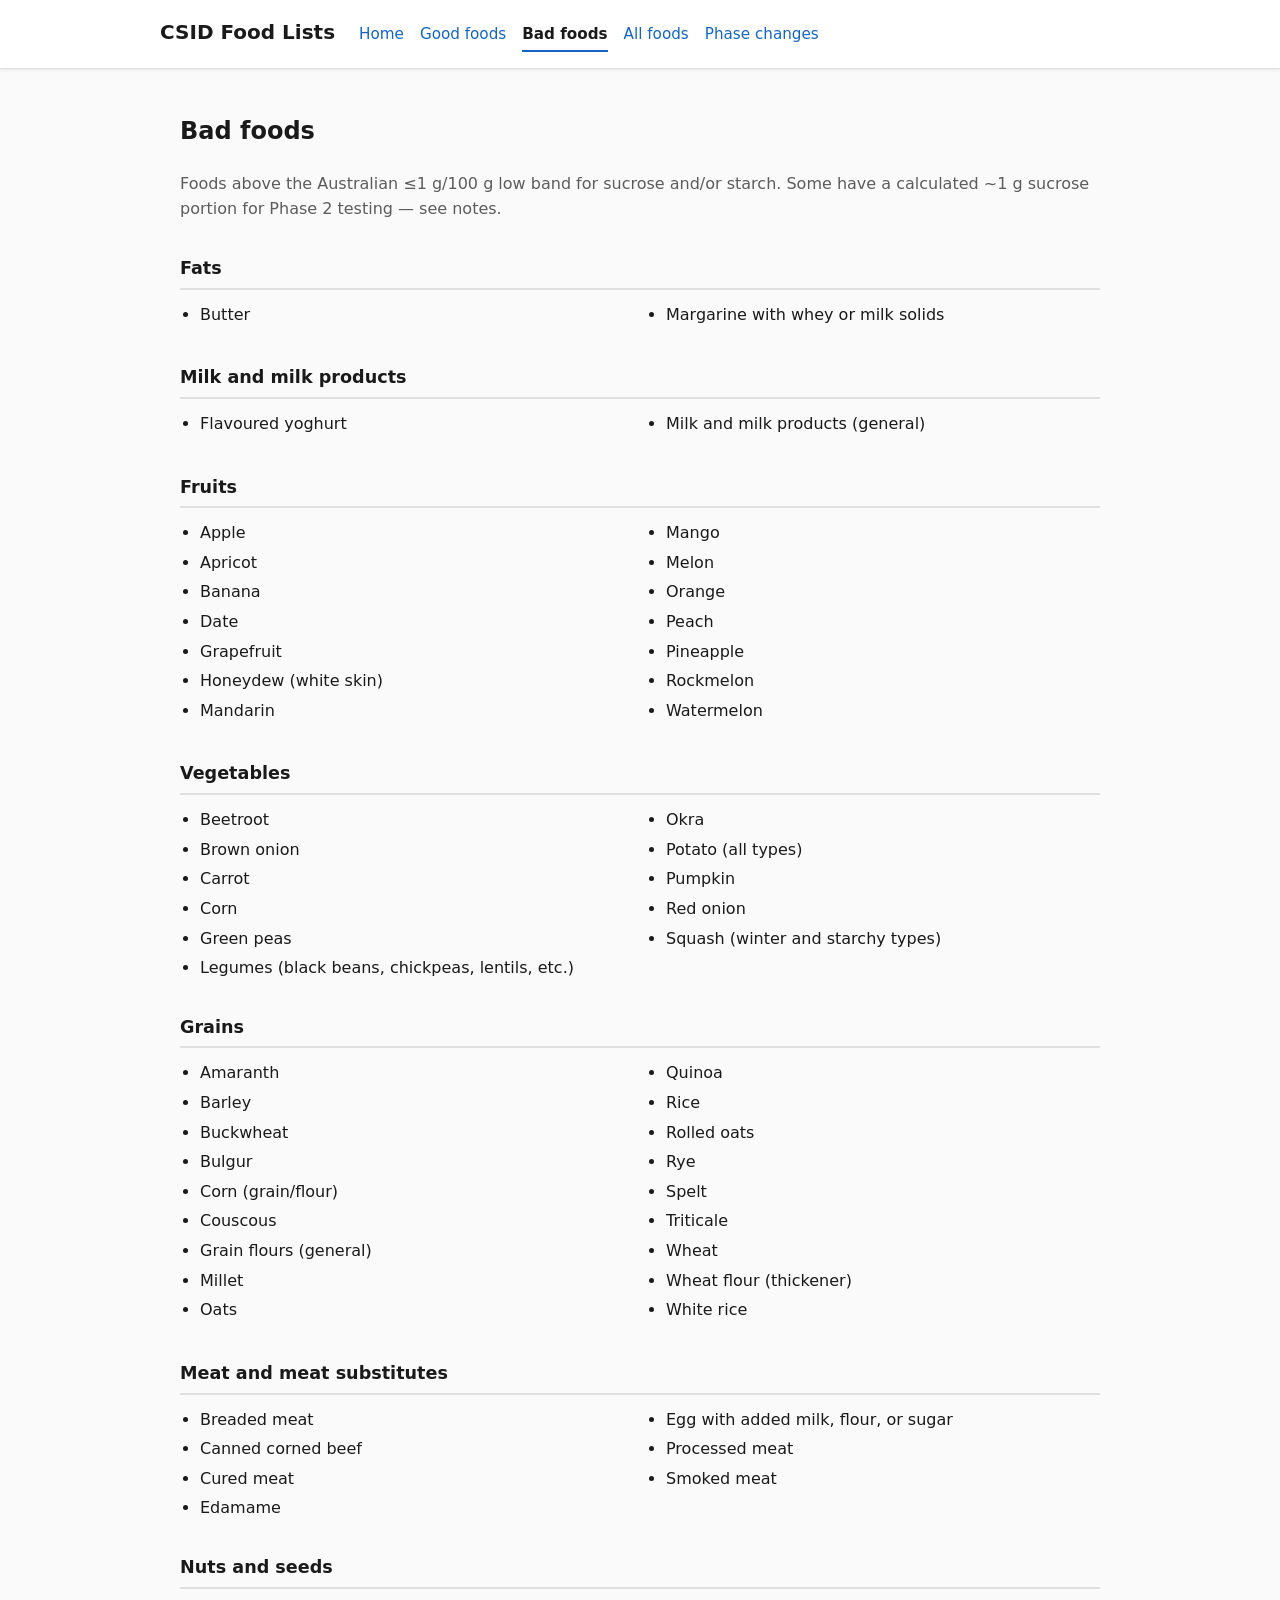
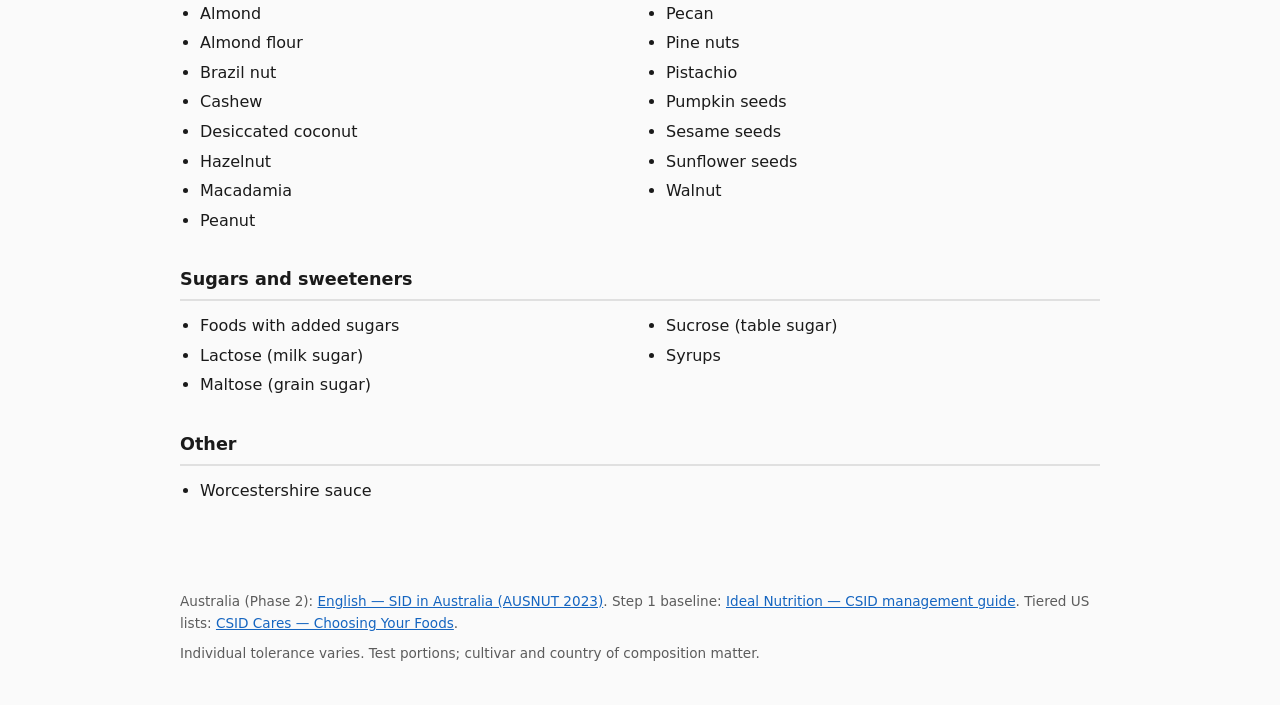
<file: docs/bad.html>
<!DOCTYPE html>
<html lang="en">
<head>
  <meta charset="utf-8">
  <meta name="viewport" content="width=device-width, initial-scale=1">
  <title>Bad foods — CSID Food Lists</title>
  <link rel="stylesheet" href="style.css">
</head>
<body>
  <header>
    <div class="wrap">
      <h1><a href="index.html">CSID Food Lists</a></h1>
      <nav>
        <a href="index.html">Home</a>
        <a href="good.html">Good foods</a>
        <a href="bad.html" aria-current="page">Bad foods</a>
        <a href="all-foods.html">All foods</a>
        <a href="changes.html">Phase changes</a>
      </nav>
    </div>
  </header>
  <main>
    <h2>Bad foods</h2>
    <p class="intro">Foods above the Australian ≤1 g/100 g low band for sucrose and/or starch. Some have a calculated ~1 g sucrose portion for Phase 2 testing — see notes.</p>
    <section class="group">
      <h2>Fats</h2>
      <ul class="foods">
        <li>Butter</li>
        <li>Margarine with whey or milk solids</li>
      </ul>
    </section>
    <section class="group">
      <h2>Milk and milk products</h2>
      <ul class="foods">
        <li>Flavoured yoghurt</li>
        <li>Milk and milk products (general)</li>
      </ul>
    </section>
    <section class="group">
      <h2>Fruits</h2>
      <ul class="foods">
        <li>Apple</li>
        <li>Apricot</li>
        <li>Banana</li>
        <li>Date</li>
        <li>Grapefruit</li>
        <li>Honeydew (white skin)</li>
        <li>Mandarin</li>
        <li>Mango</li>
        <li>Melon</li>
        <li>Orange</li>
        <li>Peach</li>
        <li>Pineapple</li>
        <li>Rockmelon</li>
        <li>Watermelon</li>
      </ul>
    </section>
    <section class="group">
      <h2>Vegetables</h2>
      <ul class="foods">
        <li>Beetroot</li>
        <li>Brown onion</li>
        <li>Carrot</li>
        <li>Corn</li>
        <li>Green peas</li>
        <li>Legumes (black beans, chickpeas, lentils, etc.)</li>
        <li>Okra</li>
        <li>Potato (all types)</li>
        <li>Pumpkin</li>
        <li>Red onion</li>
        <li>Squash (winter and starchy types)</li>
      </ul>
    </section>
    <section class="group">
      <h2>Grains</h2>
      <ul class="foods">
        <li>Amaranth</li>
        <li>Barley</li>
        <li>Buckwheat</li>
        <li>Bulgur</li>
        <li>Corn (grain/flour)</li>
        <li>Couscous</li>
        <li>Grain flours (general)</li>
        <li>Millet</li>
        <li>Oats</li>
        <li>Quinoa</li>
        <li>Rice</li>
        <li>Rolled oats</li>
        <li>Rye</li>
        <li>Spelt</li>
        <li>Triticale</li>
        <li>Wheat</li>
        <li>Wheat flour (thickener)</li>
        <li>White rice</li>
      </ul>
    </section>
    <section class="group">
      <h2>Meat and meat substitutes</h2>
      <ul class="foods">
        <li>Breaded meat</li>
        <li>Canned corned beef</li>
        <li>Cured meat</li>
        <li>Edamame</li>
        <li>Egg with added milk, flour, or sugar</li>
        <li>Processed meat</li>
        <li>Smoked meat</li>
      </ul>
    </section>
    <section class="group">
      <h2>Nuts and seeds</h2>
      <ul class="foods">
        <li>Almond</li>
        <li>Almond flour</li>
        <li>Brazil nut</li>
        <li>Cashew</li>
        <li>Desiccated coconut</li>
        <li>Hazelnut</li>
        <li>Macadamia</li>
        <li>Peanut</li>
        <li>Pecan</li>
        <li>Pine nuts</li>
        <li>Pistachio</li>
        <li>Pumpkin seeds</li>
        <li>Sesame seeds</li>
        <li>Sunflower seeds</li>
        <li>Walnut</li>
      </ul>
    </section>
    <section class="group">
      <h2>Sugars and sweeteners</h2>
      <ul class="foods">
        <li>Foods with added sugars</li>
        <li>Lactose (milk sugar)</li>
        <li>Maltose (grain sugar)</li>
        <li>Sucrose (table sugar)</li>
        <li>Syrups</li>
      </ul>
    </section>
    <section class="group">
      <h2>Other</h2>
      <ul class="foods">
        <li>Worcestershire sauce</li>
      </ul>
    </section>


  </main>
  <footer>
    <p>Australia (Phase 2): <a href="https://www.drcarolynenglish.com/post/what-can-i-eat-with-sucrase-isomaltase-deficiency-in-australia">English — SID in Australia (AUSNUT 2023)</a>.
    Step 1 baseline: <a href="https://www.idealnutrition.com.au/csid-how-to-manage-sucrase-isomaltase-deficiency/">Ideal Nutrition — CSID management guide</a>.
    Tiered US lists: <a href="https://www.csidcares.org/treatment/diet/">CSID Cares — Choosing Your Foods</a>.</p>
    <p>Individual tolerance varies. Test portions; cultivar and country of composition matter.</p>
  </footer>
</body>
</html>
</file>
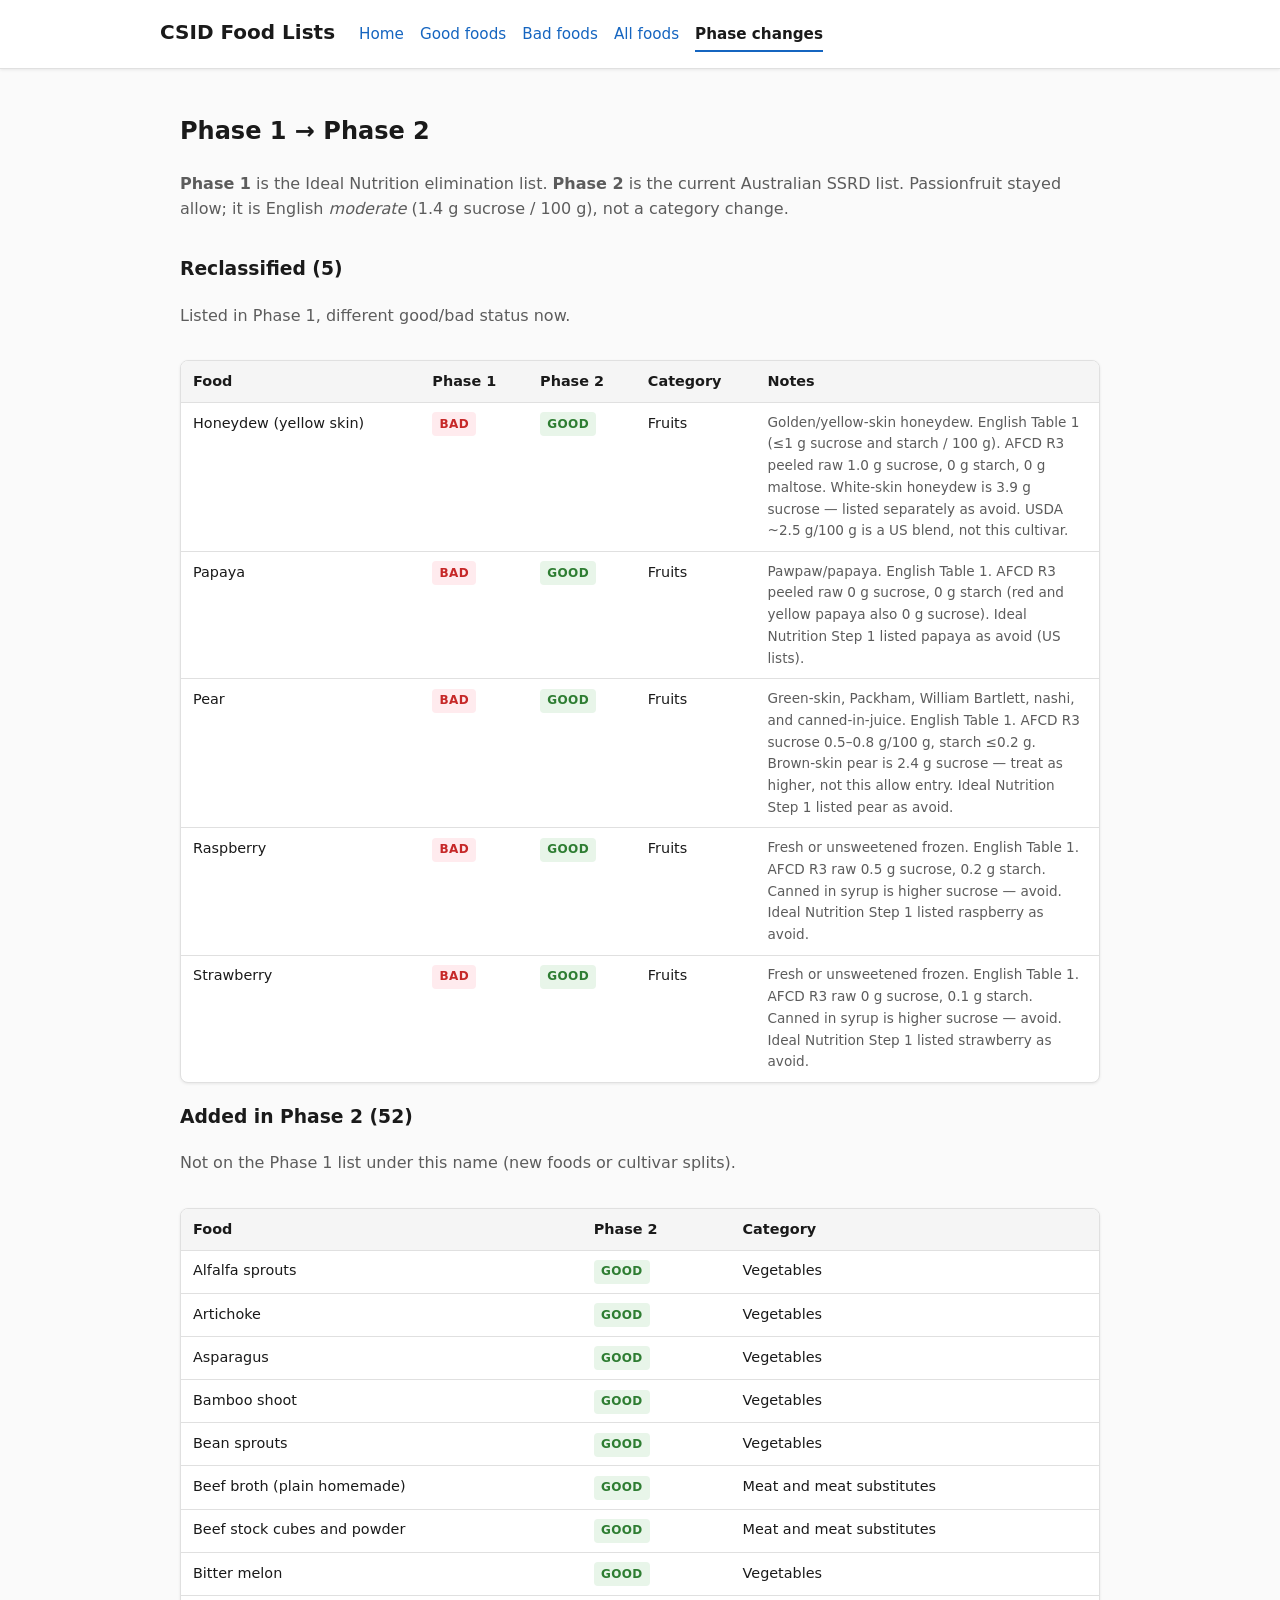
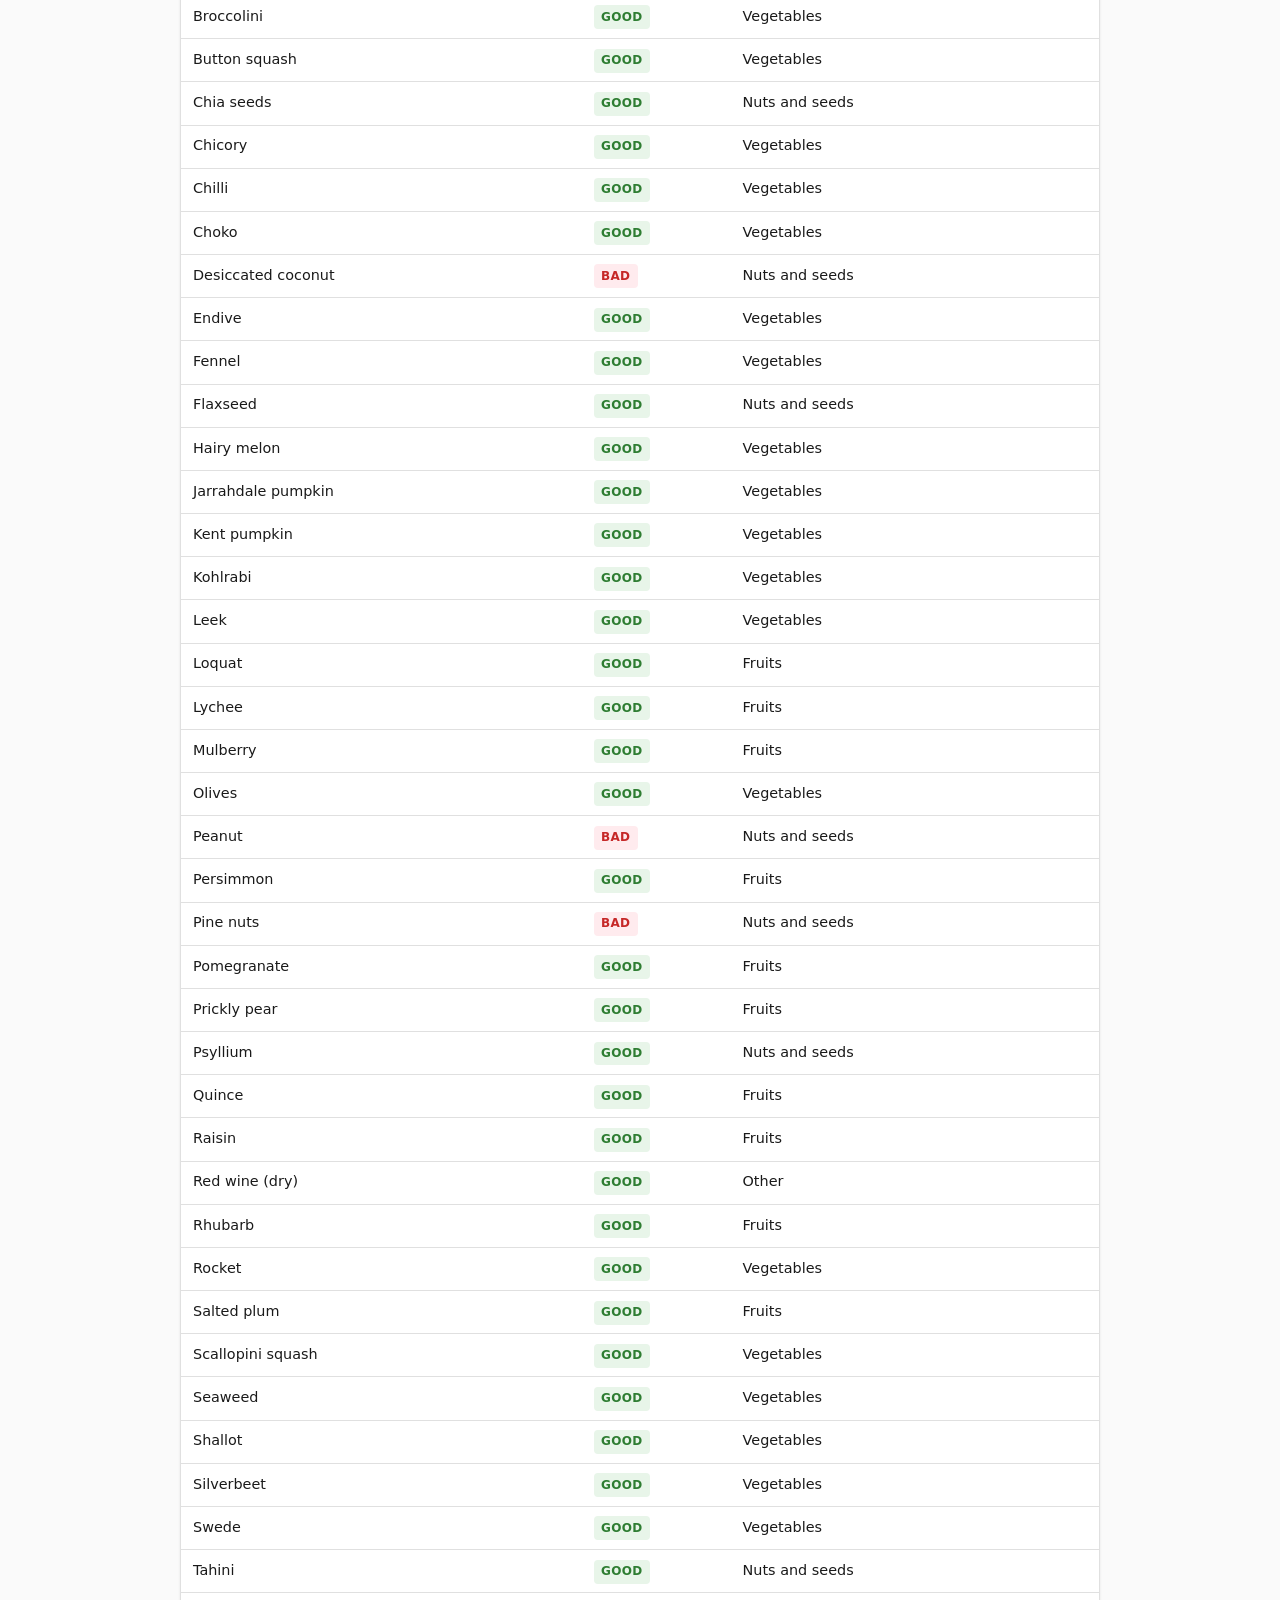
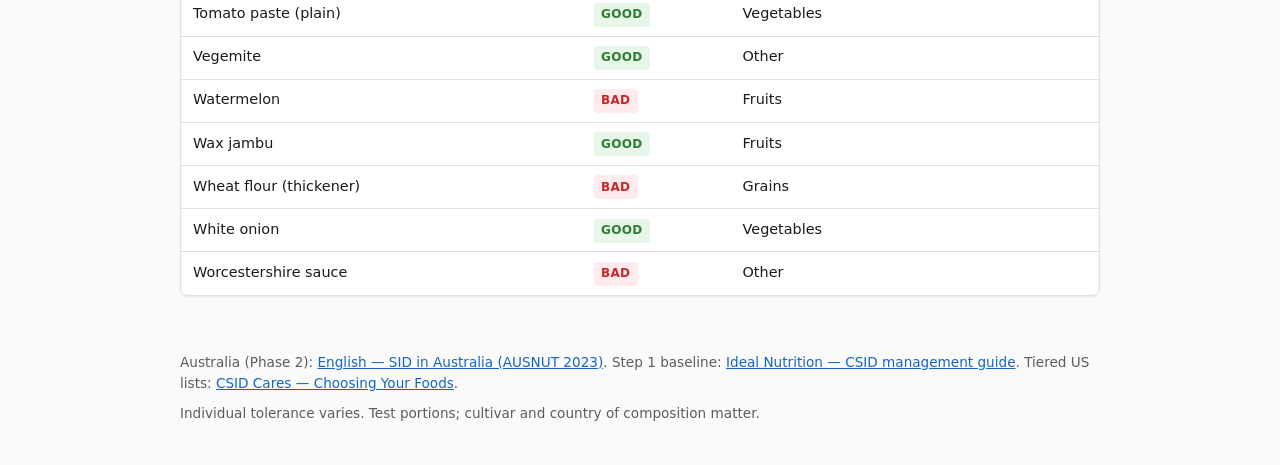
<file: docs/changes.html>
<!DOCTYPE html>
<html lang="en">
<head>
  <meta charset="utf-8">
  <meta name="viewport" content="width=device-width, initial-scale=1">
  <title>Phase changes — CSID Food Lists</title>
  <link rel="stylesheet" href="style.css">
</head>
<body>
  <header>
    <div class="wrap">
      <h1><a href="index.html">CSID Food Lists</a></h1>
      <nav>
        <a href="index.html">Home</a>
        <a href="good.html">Good foods</a>
        <a href="bad.html">Bad foods</a>
        <a href="all-foods.html">All foods</a>
        <a href="changes.html" aria-current="page">Phase changes</a>
      </nav>
    </div>
  </header>
  <main>
    <h2>Phase 1 → Phase 2</h2>
    <p class="intro">
      <strong>Phase 1</strong> is the Ideal Nutrition elimination list.
      <strong>Phase 2</strong> is the current Australian SSRD list.
      Passionfruit stayed allow; it is English <em>moderate</em> (1.4&nbsp;g sucrose / 100&nbsp;g), not a category change.
    </p>

    <h3>Reclassified (5)</h3>
    <p class="intro">Listed in Phase 1, different good/bad status now.</p>
    <div class="table-wrap">
      <table>
        <thead>
          <tr>
            <th>Food</th>
            <th>Phase 1</th>
            <th>Phase 2</th>
            <th>Category</th>
            <th>Notes</th>
          </tr>
        </thead>
        <tbody>
        <tr>
          <td>Honeydew (yellow skin)</td>
          <td><span class="badge bad">Bad</span></td>
          <td><span class="badge good">Good</span></td>
          <td>Fruits</td>
          <td class="notes">Golden/yellow-skin honeydew. English Table 1 (≤1 g sucrose and starch / 100 g). AFCD R3 peeled raw 1.0 g sucrose, 0 g starch, 0 g maltose. White-skin honeydew is 3.9 g sucrose — listed separately as avoid. USDA ~2.5 g/100 g is a US blend, not this cultivar.</td>
        </tr>
        <tr>
          <td>Papaya</td>
          <td><span class="badge bad">Bad</span></td>
          <td><span class="badge good">Good</span></td>
          <td>Fruits</td>
          <td class="notes">Pawpaw/papaya. English Table 1. AFCD R3 peeled raw 0 g sucrose, 0 g starch (red and yellow papaya also 0 g sucrose). Ideal Nutrition Step 1 listed papaya as avoid (US lists).</td>
        </tr>
        <tr>
          <td>Pear</td>
          <td><span class="badge bad">Bad</span></td>
          <td><span class="badge good">Good</span></td>
          <td>Fruits</td>
          <td class="notes">Green-skin, Packham, William Bartlett, nashi, and canned-in-juice. English Table 1. AFCD R3 sucrose 0.5–0.8 g/100 g, starch ≤0.2 g. Brown-skin pear is 2.4 g sucrose — treat as higher, not this allow entry. Ideal Nutrition Step 1 listed pear as avoid.</td>
        </tr>
        <tr>
          <td>Raspberry</td>
          <td><span class="badge bad">Bad</span></td>
          <td><span class="badge good">Good</span></td>
          <td>Fruits</td>
          <td class="notes">Fresh or unsweetened frozen. English Table 1. AFCD R3 raw 0.5 g sucrose, 0.2 g starch. Canned in syrup is higher sucrose — avoid. Ideal Nutrition Step 1 listed raspberry as avoid.</td>
        </tr>
        <tr>
          <td>Strawberry</td>
          <td><span class="badge bad">Bad</span></td>
          <td><span class="badge good">Good</span></td>
          <td>Fruits</td>
          <td class="notes">Fresh or unsweetened frozen. English Table 1. AFCD R3 raw 0 g sucrose, 0.1 g starch. Canned in syrup is higher sucrose — avoid. Ideal Nutrition Step 1 listed strawberry as avoid.</td>
        </tr>
        </tbody>
      </table>
    </div>

    <h3>Added in Phase 2 (52)</h3>
    <p class="intro">Not on the Phase 1 list under this name (new foods or cultivar splits).</p>
    <div class="table-wrap">
      <table>
        <thead>
          <tr>
            <th>Food</th>
            <th>Phase 2</th>
            <th>Category</th>
          </tr>
        </thead>
        <tbody>
        <tr>
          <td>Alfalfa sprouts</td>
          <td><span class="badge good">Good</span></td>
          <td>Vegetables</td>
        </tr>
        <tr>
          <td>Artichoke</td>
          <td><span class="badge good">Good</span></td>
          <td>Vegetables</td>
        </tr>
        <tr>
          <td>Asparagus</td>
          <td><span class="badge good">Good</span></td>
          <td>Vegetables</td>
        </tr>
        <tr>
          <td>Bamboo shoot</td>
          <td><span class="badge good">Good</span></td>
          <td>Vegetables</td>
        </tr>
        <tr>
          <td>Bean sprouts</td>
          <td><span class="badge good">Good</span></td>
          <td>Vegetables</td>
        </tr>
        <tr>
          <td>Beef broth (plain homemade)</td>
          <td><span class="badge good">Good</span></td>
          <td>Meat and meat substitutes</td>
        </tr>
        <tr>
          <td>Beef stock cubes and powder</td>
          <td><span class="badge good">Good</span></td>
          <td>Meat and meat substitutes</td>
        </tr>
        <tr>
          <td>Bitter melon</td>
          <td><span class="badge good">Good</span></td>
          <td>Vegetables</td>
        </tr>
        <tr>
          <td>Broccolini</td>
          <td><span class="badge good">Good</span></td>
          <td>Vegetables</td>
        </tr>
        <tr>
          <td>Button squash</td>
          <td><span class="badge good">Good</span></td>
          <td>Vegetables</td>
        </tr>
        <tr>
          <td>Chia seeds</td>
          <td><span class="badge good">Good</span></td>
          <td>Nuts and seeds</td>
        </tr>
        <tr>
          <td>Chicory</td>
          <td><span class="badge good">Good</span></td>
          <td>Vegetables</td>
        </tr>
        <tr>
          <td>Chilli</td>
          <td><span class="badge good">Good</span></td>
          <td>Vegetables</td>
        </tr>
        <tr>
          <td>Choko</td>
          <td><span class="badge good">Good</span></td>
          <td>Vegetables</td>
        </tr>
        <tr>
          <td>Desiccated coconut</td>
          <td><span class="badge bad">Bad</span></td>
          <td>Nuts and seeds</td>
        </tr>
        <tr>
          <td>Endive</td>
          <td><span class="badge good">Good</span></td>
          <td>Vegetables</td>
        </tr>
        <tr>
          <td>Fennel</td>
          <td><span class="badge good">Good</span></td>
          <td>Vegetables</td>
        </tr>
        <tr>
          <td>Flaxseed</td>
          <td><span class="badge good">Good</span></td>
          <td>Nuts and seeds</td>
        </tr>
        <tr>
          <td>Hairy melon</td>
          <td><span class="badge good">Good</span></td>
          <td>Vegetables</td>
        </tr>
        <tr>
          <td>Jarrahdale pumpkin</td>
          <td><span class="badge good">Good</span></td>
          <td>Vegetables</td>
        </tr>
        <tr>
          <td>Kent pumpkin</td>
          <td><span class="badge good">Good</span></td>
          <td>Vegetables</td>
        </tr>
        <tr>
          <td>Kohlrabi</td>
          <td><span class="badge good">Good</span></td>
          <td>Vegetables</td>
        </tr>
        <tr>
          <td>Leek</td>
          <td><span class="badge good">Good</span></td>
          <td>Vegetables</td>
        </tr>
        <tr>
          <td>Loquat</td>
          <td><span class="badge good">Good</span></td>
          <td>Fruits</td>
        </tr>
        <tr>
          <td>Lychee</td>
          <td><span class="badge good">Good</span></td>
          <td>Fruits</td>
        </tr>
        <tr>
          <td>Mulberry</td>
          <td><span class="badge good">Good</span></td>
          <td>Fruits</td>
        </tr>
        <tr>
          <td>Olives</td>
          <td><span class="badge good">Good</span></td>
          <td>Vegetables</td>
        </tr>
        <tr>
          <td>Peanut</td>
          <td><span class="badge bad">Bad</span></td>
          <td>Nuts and seeds</td>
        </tr>
        <tr>
          <td>Persimmon</td>
          <td><span class="badge good">Good</span></td>
          <td>Fruits</td>
        </tr>
        <tr>
          <td>Pine nuts</td>
          <td><span class="badge bad">Bad</span></td>
          <td>Nuts and seeds</td>
        </tr>
        <tr>
          <td>Pomegranate</td>
          <td><span class="badge good">Good</span></td>
          <td>Fruits</td>
        </tr>
        <tr>
          <td>Prickly pear</td>
          <td><span class="badge good">Good</span></td>
          <td>Fruits</td>
        </tr>
        <tr>
          <td>Psyllium</td>
          <td><span class="badge good">Good</span></td>
          <td>Nuts and seeds</td>
        </tr>
        <tr>
          <td>Quince</td>
          <td><span class="badge good">Good</span></td>
          <td>Fruits</td>
        </tr>
        <tr>
          <td>Raisin</td>
          <td><span class="badge good">Good</span></td>
          <td>Fruits</td>
        </tr>
        <tr>
          <td>Red wine (dry)</td>
          <td><span class="badge good">Good</span></td>
          <td>Other</td>
        </tr>
        <tr>
          <td>Rhubarb</td>
          <td><span class="badge good">Good</span></td>
          <td>Fruits</td>
        </tr>
        <tr>
          <td>Rocket</td>
          <td><span class="badge good">Good</span></td>
          <td>Vegetables</td>
        </tr>
        <tr>
          <td>Salted plum</td>
          <td><span class="badge good">Good</span></td>
          <td>Fruits</td>
        </tr>
        <tr>
          <td>Scallopini squash</td>
          <td><span class="badge good">Good</span></td>
          <td>Vegetables</td>
        </tr>
        <tr>
          <td>Seaweed</td>
          <td><span class="badge good">Good</span></td>
          <td>Vegetables</td>
        </tr>
        <tr>
          <td>Shallot</td>
          <td><span class="badge good">Good</span></td>
          <td>Vegetables</td>
        </tr>
        <tr>
          <td>Silverbeet</td>
          <td><span class="badge good">Good</span></td>
          <td>Vegetables</td>
        </tr>
        <tr>
          <td>Swede</td>
          <td><span class="badge good">Good</span></td>
          <td>Vegetables</td>
        </tr>
        <tr>
          <td>Tahini</td>
          <td><span class="badge good">Good</span></td>
          <td>Nuts and seeds</td>
        </tr>
        <tr>
          <td>Tomato paste (plain)</td>
          <td><span class="badge good">Good</span></td>
          <td>Vegetables</td>
        </tr>
        <tr>
          <td>Vegemite</td>
          <td><span class="badge good">Good</span></td>
          <td>Other</td>
        </tr>
        <tr>
          <td>Watermelon</td>
          <td><span class="badge bad">Bad</span></td>
          <td>Fruits</td>
        </tr>
        <tr>
          <td>Wax jambu</td>
          <td><span class="badge good">Good</span></td>
          <td>Fruits</td>
        </tr>
        <tr>
          <td>Wheat flour (thickener)</td>
          <td><span class="badge bad">Bad</span></td>
          <td>Grains</td>
        </tr>
        <tr>
          <td>White onion</td>
          <td><span class="badge good">Good</span></td>
          <td>Vegetables</td>
        </tr>
        <tr>
          <td>Worcestershire sauce</td>
          <td><span class="badge bad">Bad</span></td>
          <td>Other</td>
        </tr>
        </tbody>
      </table>
    </div>

  </main>
  <footer>
    <p>Australia (Phase 2): <a href="https://www.drcarolynenglish.com/post/what-can-i-eat-with-sucrase-isomaltase-deficiency-in-australia">English — SID in Australia (AUSNUT 2023)</a>.
    Step 1 baseline: <a href="https://www.idealnutrition.com.au/csid-how-to-manage-sucrase-isomaltase-deficiency/">Ideal Nutrition — CSID management guide</a>.
    Tiered US lists: <a href="https://www.csidcares.org/treatment/diet/">CSID Cares — Choosing Your Foods</a>.</p>
    <p>Individual tolerance varies. Test portions; cultivar and country of composition matter.</p>
  </footer>
</body>
</html>
</file>
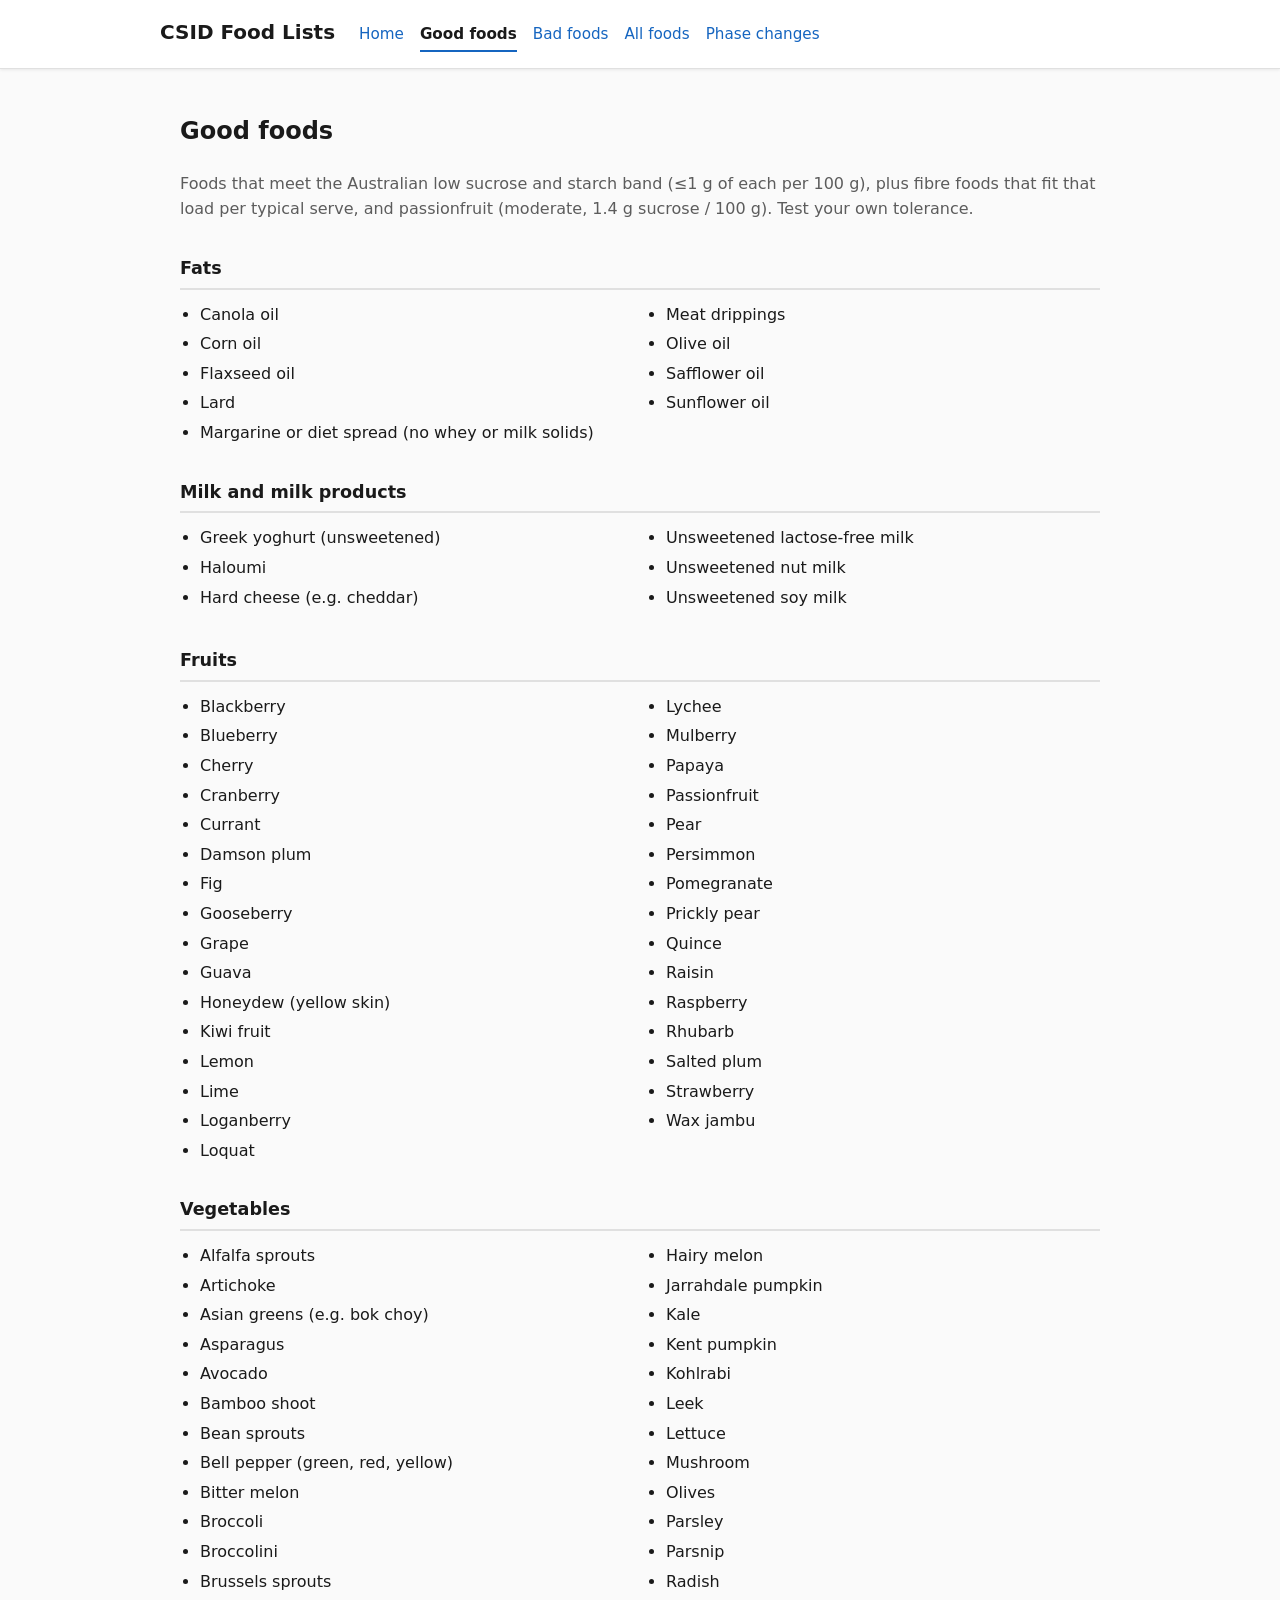
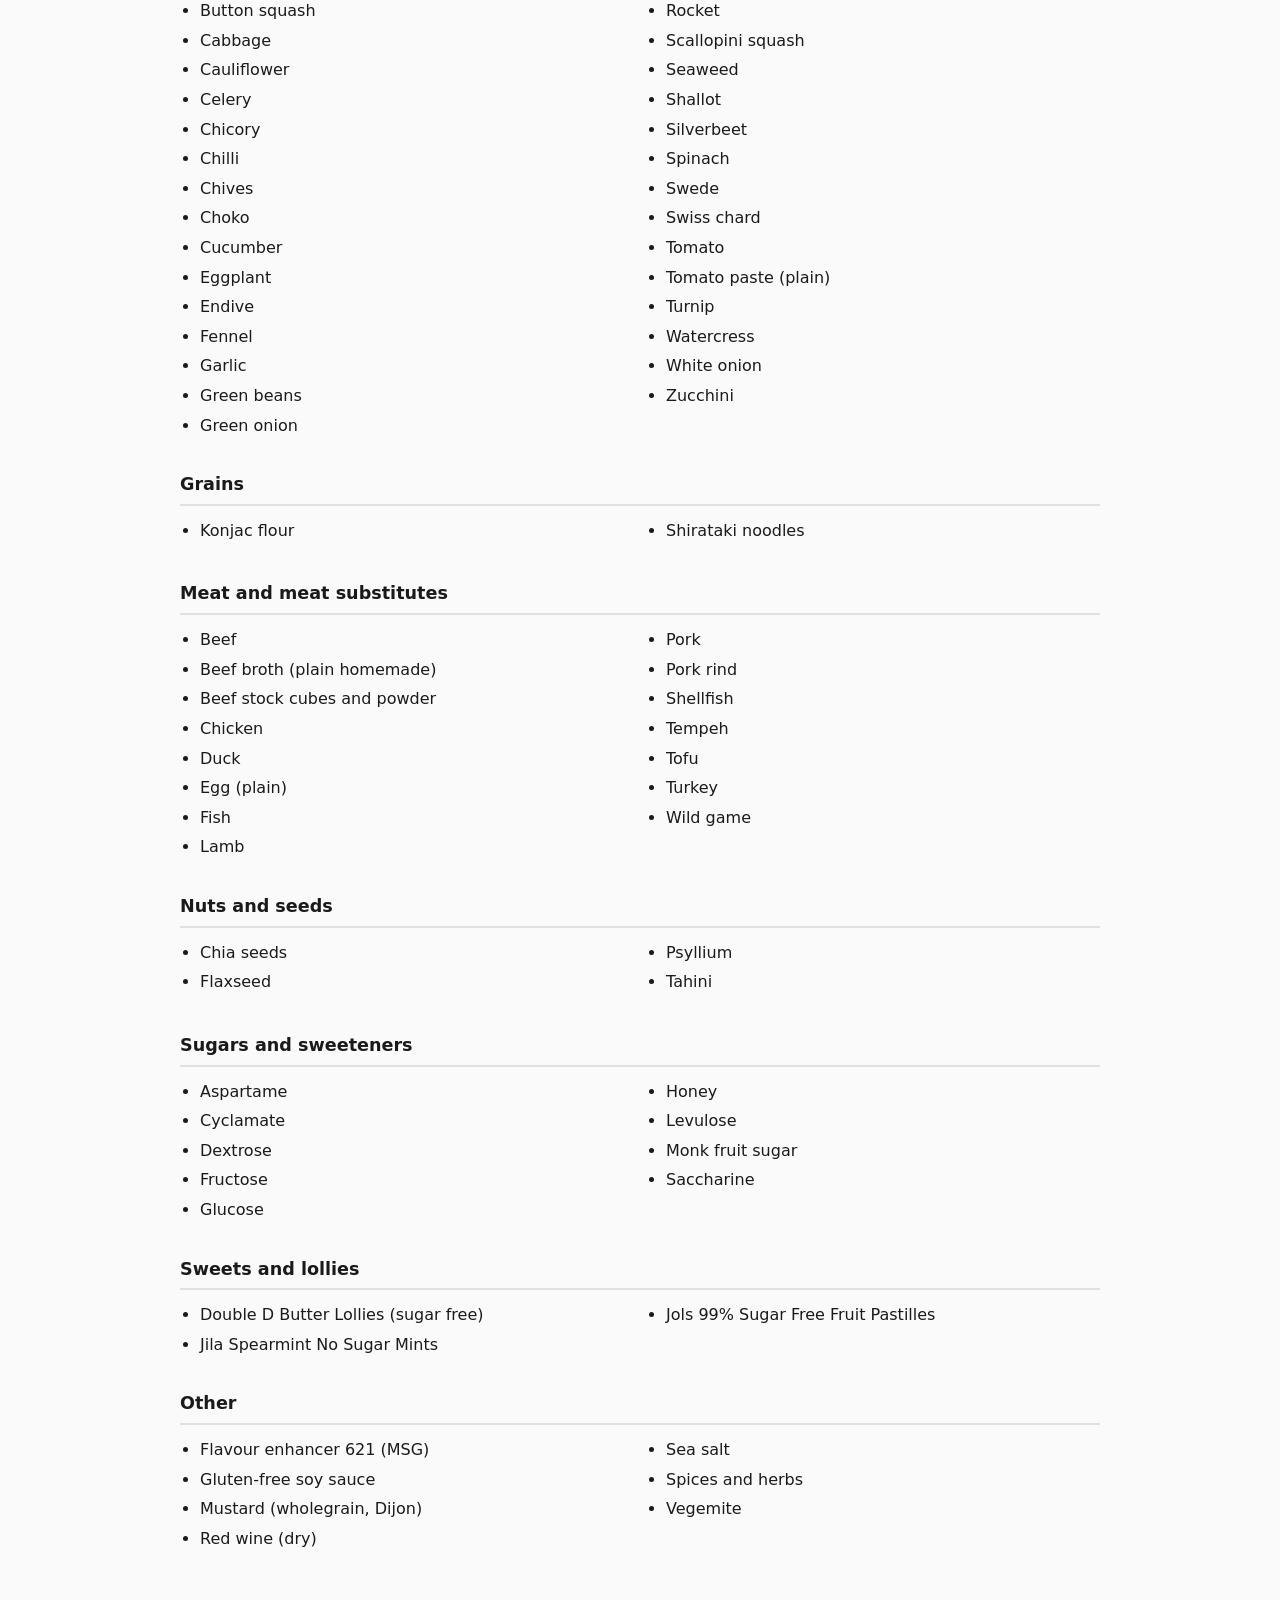
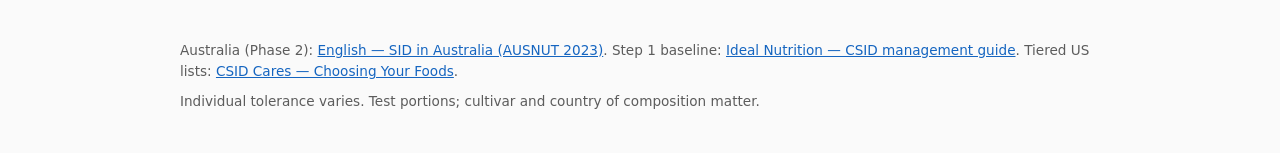
<file: docs/good.html>
<!DOCTYPE html>
<html lang="en">
<head>
  <meta charset="utf-8">
  <meta name="viewport" content="width=device-width, initial-scale=1">
  <title>Good foods — CSID Food Lists</title>
  <link rel="stylesheet" href="style.css">
</head>
<body>
  <header>
    <div class="wrap">
      <h1><a href="index.html">CSID Food Lists</a></h1>
      <nav>
        <a href="index.html">Home</a>
        <a href="good.html" aria-current="page">Good foods</a>
        <a href="bad.html">Bad foods</a>
        <a href="all-foods.html">All foods</a>
        <a href="changes.html">Phase changes</a>
      </nav>
    </div>
  </header>
  <main>
    <h2>Good foods</h2>
    <p class="intro">Foods that meet the Australian low sucrose and starch band (≤1 g of each per 100 g), plus fibre foods that fit that load per typical serve, and passionfruit (moderate, 1.4 g sucrose / 100 g). Test your own tolerance.</p>
    <section class="group">
      <h2>Fats</h2>
      <ul class="foods">
        <li>Canola oil</li>
        <li>Corn oil</li>
        <li>Flaxseed oil</li>
        <li>Lard</li>
        <li>Margarine or diet spread (no whey or milk solids)</li>
        <li>Meat drippings</li>
        <li>Olive oil</li>
        <li>Safflower oil</li>
        <li>Sunflower oil</li>
      </ul>
    </section>
    <section class="group">
      <h2>Milk and milk products</h2>
      <ul class="foods">
        <li>Greek yoghurt (unsweetened)</li>
        <li>Haloumi</li>
        <li>Hard cheese (e.g. cheddar)</li>
        <li>Unsweetened lactose-free milk</li>
        <li>Unsweetened nut milk</li>
        <li>Unsweetened soy milk</li>
      </ul>
    </section>
    <section class="group">
      <h2>Fruits</h2>
      <ul class="foods">
        <li>Blackberry</li>
        <li>Blueberry</li>
        <li>Cherry</li>
        <li>Cranberry</li>
        <li>Currant</li>
        <li>Damson plum</li>
        <li>Fig</li>
        <li>Gooseberry</li>
        <li>Grape</li>
        <li>Guava</li>
        <li>Honeydew (yellow skin)</li>
        <li>Kiwi fruit</li>
        <li>Lemon</li>
        <li>Lime</li>
        <li>Loganberry</li>
        <li>Loquat</li>
        <li>Lychee</li>
        <li>Mulberry</li>
        <li>Papaya</li>
        <li>Passionfruit</li>
        <li>Pear</li>
        <li>Persimmon</li>
        <li>Pomegranate</li>
        <li>Prickly pear</li>
        <li>Quince</li>
        <li>Raisin</li>
        <li>Raspberry</li>
        <li>Rhubarb</li>
        <li>Salted plum</li>
        <li>Strawberry</li>
        <li>Wax jambu</li>
      </ul>
    </section>
    <section class="group">
      <h2>Vegetables</h2>
      <ul class="foods">
        <li>Alfalfa sprouts</li>
        <li>Artichoke</li>
        <li>Asian greens (e.g. bok choy)</li>
        <li>Asparagus</li>
        <li>Avocado</li>
        <li>Bamboo shoot</li>
        <li>Bean sprouts</li>
        <li>Bell pepper (green, red, yellow)</li>
        <li>Bitter melon</li>
        <li>Broccoli</li>
        <li>Broccolini</li>
        <li>Brussels sprouts</li>
        <li>Button squash</li>
        <li>Cabbage</li>
        <li>Cauliflower</li>
        <li>Celery</li>
        <li>Chicory</li>
        <li>Chilli</li>
        <li>Chives</li>
        <li>Choko</li>
        <li>Cucumber</li>
        <li>Eggplant</li>
        <li>Endive</li>
        <li>Fennel</li>
        <li>Garlic</li>
        <li>Green beans</li>
        <li>Green onion</li>
        <li>Hairy melon</li>
        <li>Jarrahdale pumpkin</li>
        <li>Kale</li>
        <li>Kent pumpkin</li>
        <li>Kohlrabi</li>
        <li>Leek</li>
        <li>Lettuce</li>
        <li>Mushroom</li>
        <li>Olives</li>
        <li>Parsley</li>
        <li>Parsnip</li>
        <li>Radish</li>
        <li>Rocket</li>
        <li>Scallopini squash</li>
        <li>Seaweed</li>
        <li>Shallot</li>
        <li>Silverbeet</li>
        <li>Spinach</li>
        <li>Swede</li>
        <li>Swiss chard</li>
        <li>Tomato</li>
        <li>Tomato paste (plain)</li>
        <li>Turnip</li>
        <li>Watercress</li>
        <li>White onion</li>
        <li>Zucchini</li>
      </ul>
    </section>
    <section class="group">
      <h2>Grains</h2>
      <ul class="foods">
        <li>Konjac flour</li>
        <li>Shirataki noodles</li>
      </ul>
    </section>
    <section class="group">
      <h2>Meat and meat substitutes</h2>
      <ul class="foods">
        <li>Beef</li>
        <li>Beef broth (plain homemade)</li>
        <li>Beef stock cubes and powder</li>
        <li>Chicken</li>
        <li>Duck</li>
        <li>Egg (plain)</li>
        <li>Fish</li>
        <li>Lamb</li>
        <li>Pork</li>
        <li>Pork rind</li>
        <li>Shellfish</li>
        <li>Tempeh</li>
        <li>Tofu</li>
        <li>Turkey</li>
        <li>Wild game</li>
      </ul>
    </section>
    <section class="group">
      <h2>Nuts and seeds</h2>
      <ul class="foods">
        <li>Chia seeds</li>
        <li>Flaxseed</li>
        <li>Psyllium</li>
        <li>Tahini</li>
      </ul>
    </section>
    <section class="group">
      <h2>Sugars and sweeteners</h2>
      <ul class="foods">
        <li>Aspartame</li>
        <li>Cyclamate</li>
        <li>Dextrose</li>
        <li>Fructose</li>
        <li>Glucose</li>
        <li>Honey</li>
        <li>Levulose</li>
        <li>Monk fruit sugar</li>
        <li>Saccharine</li>
      </ul>
    </section>
    <section class="group">
      <h2>Sweets and lollies</h2>
      <ul class="foods">
        <li>Double D Butter Lollies (sugar free)</li>
        <li>Jila Spearmint No Sugar Mints</li>
        <li>Jols 99% Sugar Free Fruit Pastilles</li>
      </ul>
    </section>
    <section class="group">
      <h2>Other</h2>
      <ul class="foods">
        <li>Flavour enhancer 621 (MSG)</li>
        <li>Gluten-free soy sauce</li>
        <li>Mustard (wholegrain, Dijon)</li>
        <li>Red wine (dry)</li>
        <li>Sea salt</li>
        <li>Spices and herbs</li>
        <li>Vegemite</li>
      </ul>
    </section>


  </main>
  <footer>
    <p>Australia (Phase 2): <a href="https://www.drcarolynenglish.com/post/what-can-i-eat-with-sucrase-isomaltase-deficiency-in-australia">English — SID in Australia (AUSNUT 2023)</a>.
    Step 1 baseline: <a href="https://www.idealnutrition.com.au/csid-how-to-manage-sucrase-isomaltase-deficiency/">Ideal Nutrition — CSID management guide</a>.
    Tiered US lists: <a href="https://www.csidcares.org/treatment/diet/">CSID Cares — Choosing Your Foods</a>.</p>
    <p>Individual tolerance varies. Test portions; cultivar and country of composition matter.</p>
  </footer>
</body>
</html>
</file>
<file: docs/style.css>
:root {
  --bg: #fafafa;
  --surface: #fff;
  --text: #1a1a1a;
  --muted: #5c5c5c;
  --border: #e0e0e0;
  --good: #2e7d32;
  --good-bg: #e8f5e9;
  --bad: #c62828;
  --bad-bg: #ffebee;
  --accent: #1565c0;
  --radius: 8px;
  --shadow: 0 1px 3px rgba(0, 0, 0, 0.08);
  --font: system-ui, -apple-system, "Segoe UI", Roboto, sans-serif;
}

*,
*::before,
*::after {
  box-sizing: border-box;
}

body {
  margin: 0;
  font-family: var(--font);
  font-size: 1rem;
  line-height: 1.6;
  color: var(--text);
  background: var(--bg);
}

a {
  color: var(--accent);
}

a:hover {
  text-decoration: none;
}

header {
  background: var(--surface);
  border-bottom: 1px solid var(--border);
  padding: 1rem 1.25rem;
  box-shadow: var(--shadow);
}

header .wrap {
  max-width: 960px;
  margin: 0 auto;
  display: flex;
  flex-wrap: wrap;
  align-items: baseline;
  gap: 0.5rem 1.5rem;
}

header h1 {
  margin: 0;
  font-size: 1.25rem;
  font-weight: 600;
}

header h1 a {
  color: inherit;
  text-decoration: none;
}

nav {
  display: flex;
  flex-wrap: wrap;
  gap: 0.25rem 1rem;
  font-size: 0.95rem;
}

nav a {
  text-decoration: none;
  padding: 0.2rem 0;
}

nav a[aria-current="page"] {
  font-weight: 600;
  color: var(--text);
  border-bottom: 2px solid var(--accent);
}

main {
  max-width: 960px;
  margin: 0 auto;
  padding: 1.5rem 1.25rem 3rem;
}

.intro {
  color: var(--muted);
  margin-bottom: 2rem;
}

.cards {
  display: grid;
  grid-template-columns: repeat(auto-fit, minmax(220px, 1fr));
  gap: 1rem;
  margin: 2rem 0;
}

.card {
  background: var(--surface);
  border: 1px solid var(--border);
  border-radius: var(--radius);
  padding: 1.25rem;
  box-shadow: var(--shadow);
  text-decoration: none;
  color: inherit;
  transition: border-color 0.15s, box-shadow 0.15s;
}

.card:hover {
  border-color: var(--accent);
  box-shadow: 0 2px 8px rgba(0, 0, 0, 0.1);
}

.card h2 {
  margin: 0 0 0.5rem;
  font-size: 1.1rem;
}

.card.good h2 {
  color: var(--good);
}

.card.bad h2 {
  color: var(--bad);
}

.card.all h2 {
  color: var(--accent);
}

.card p {
  margin: 0;
  font-size: 0.9rem;
  color: var(--muted);
}

section.group {
  margin-bottom: 2rem;
}

section.group h2 {
  font-size: 1.1rem;
  margin: 0 0 0.75rem;
  padding-bottom: 0.35rem;
  border-bottom: 2px solid var(--border);
}

ul.foods {
  margin: 0;
  padding-left: 1.25rem;
  columns: 2;
  column-gap: 2rem;
}

@media (max-width: 540px) {
  ul.foods {
    columns: 1;
  }
}

ul.foods li {
  break-inside: avoid;
  margin-bottom: 0.25rem;
}

.badge {
  display: inline-block;
  font-size: 0.75rem;
  font-weight: 600;
  text-transform: uppercase;
  letter-spacing: 0.03em;
  padding: 0.15rem 0.45rem;
  border-radius: 4px;
}

.badge.good {
  background: var(--good-bg);
  color: var(--good);
}

.badge.bad {
  background: var(--bad-bg);
  color: var(--bad);
}

.search-bar {
  margin-bottom: 1rem;
}

.search-bar label {
  display: block;
  font-weight: 500;
  margin-bottom: 0.35rem;
}

.search-bar input {
  width: 100%;
  max-width: 420px;
  padding: 0.55rem 0.75rem;
  font: inherit;
  border: 1px solid var(--border);
  border-radius: var(--radius);
  background: var(--surface);
}

.search-bar input:focus {
  outline: 2px solid var(--accent);
  outline-offset: 1px;
}

.search-meta {
  font-size: 0.875rem;
  color: var(--muted);
  margin-top: 0.35rem;
}

.toggle-row {
  margin: 0.6rem 0 0;
  font-size: 0.9rem;
}

.toggle-row label {
  display: flex;
  align-items: center;
  gap: 0.4rem;
  font-weight: 500;
  cursor: pointer;
}

.toggle-row input {
  width: auto;
}

.phase-col {
  display: none;
}

body.show-phases .phase-col {
  display: table-cell;
}

body.show-phases .col-status {
  display: none;
}

body.show-phases main {
  max-width: 1100px;
}

.table-wrap {
  overflow-x: auto;
  border: 1px solid var(--border);
  border-radius: var(--radius);
  background: var(--surface);
  box-shadow: var(--shadow);
}

table {
  width: 100%;
  border-collapse: collapse;
  font-size: 0.9rem;
}

th,
td {
  padding: 0.55rem 0.75rem;
  text-align: left;
  border-bottom: 1px solid var(--border);
  vertical-align: top;
}

th {
  background: #f5f5f5;
  font-weight: 600;
  white-space: nowrap;
}

tr:last-child td {
  border-bottom: none;
}

tr.hidden {
  display: none;
}

td.notes {
  font-size: 0.85rem;
  color: var(--muted);
  max-width: 280px;
}

footer {
  max-width: 960px;
  margin: 0 auto;
  padding: 0 1.25rem 2rem;
  font-size: 0.85rem;
  color: var(--muted);
}

footer p {
  margin: 0.5rem 0;
}
</file>
